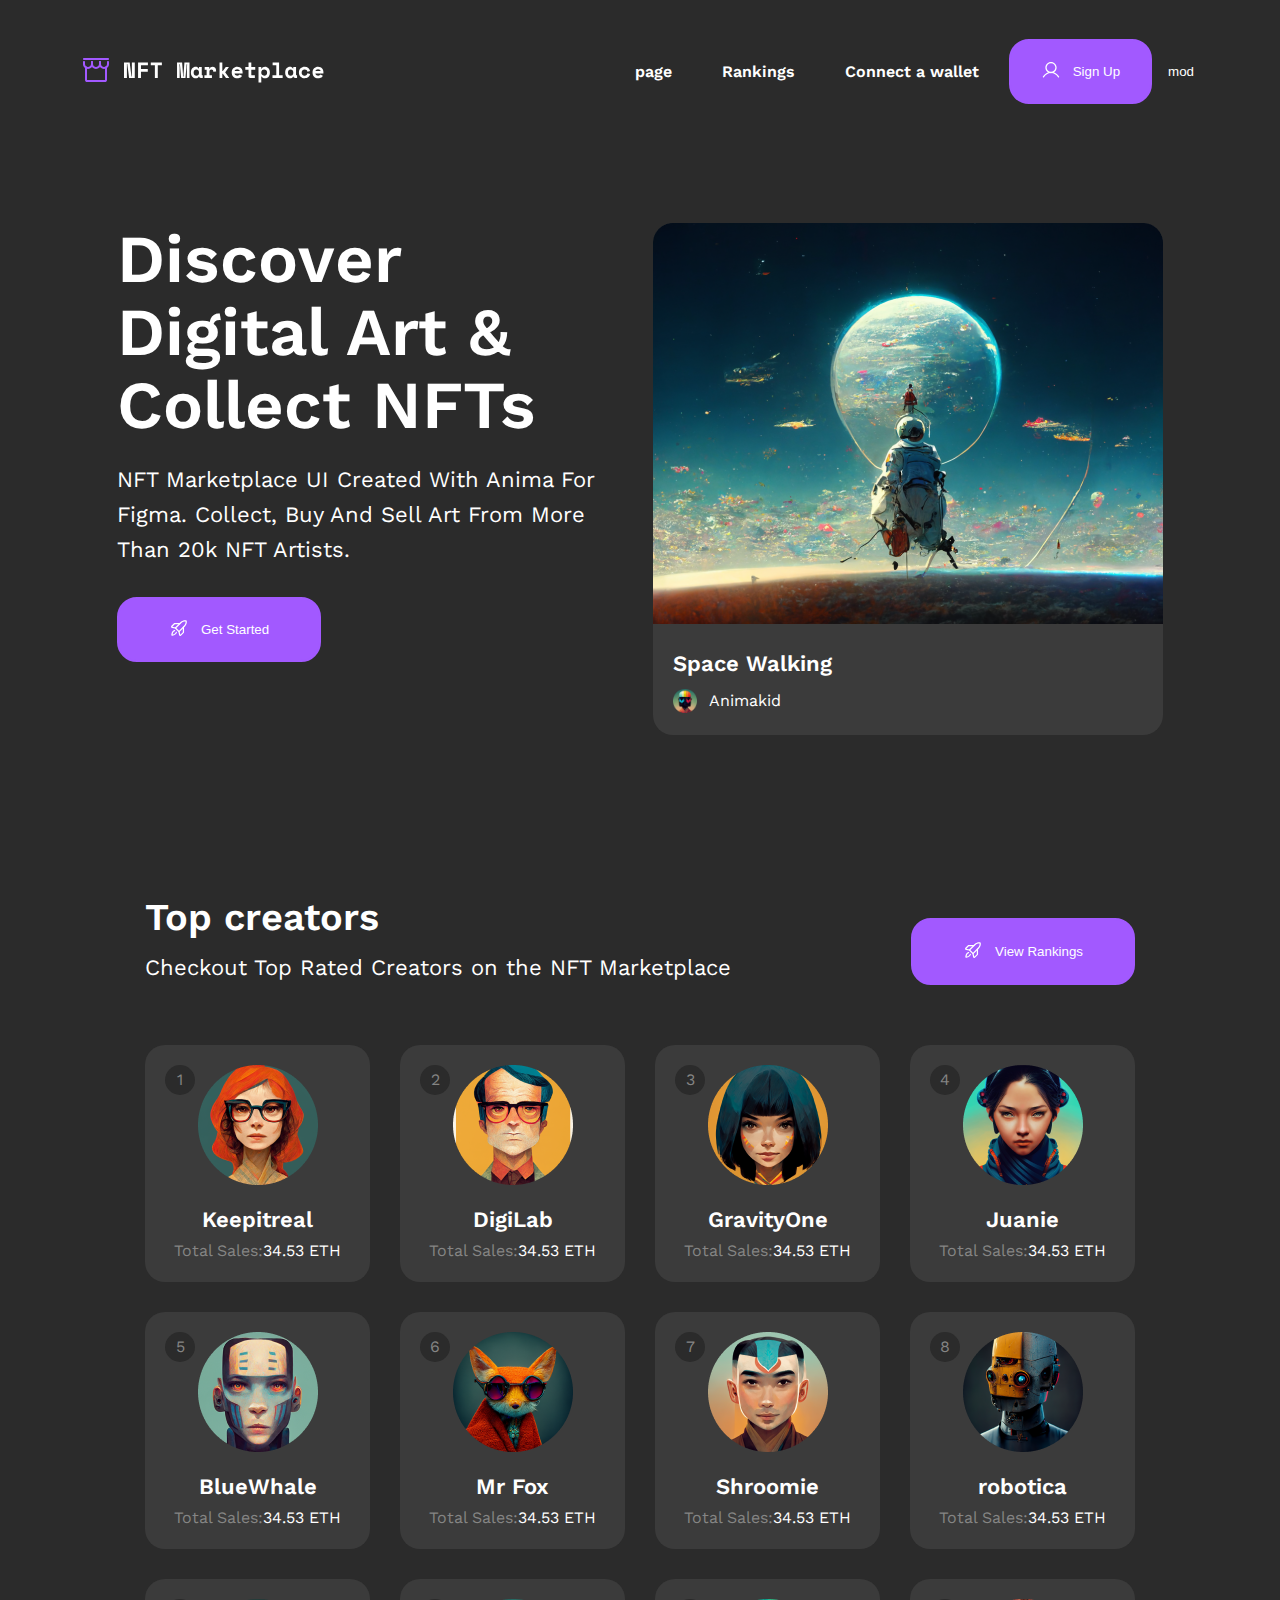
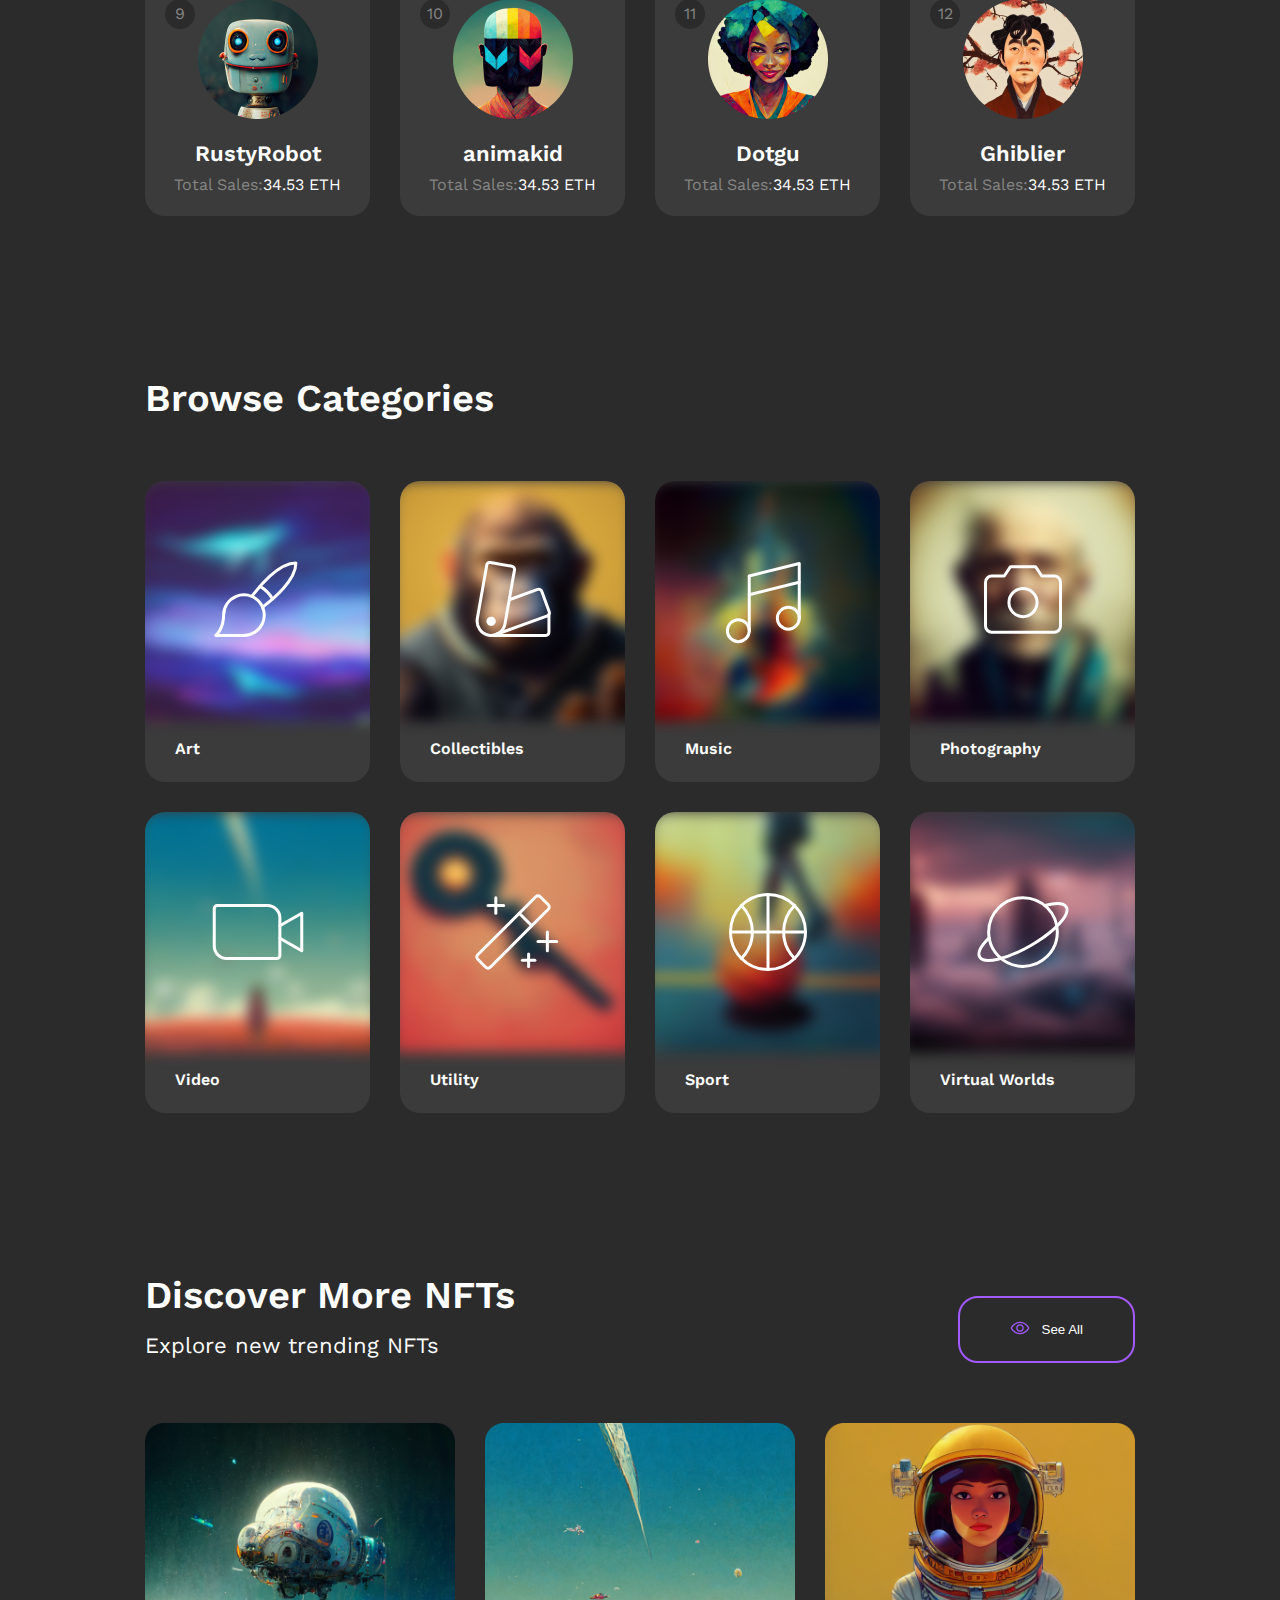
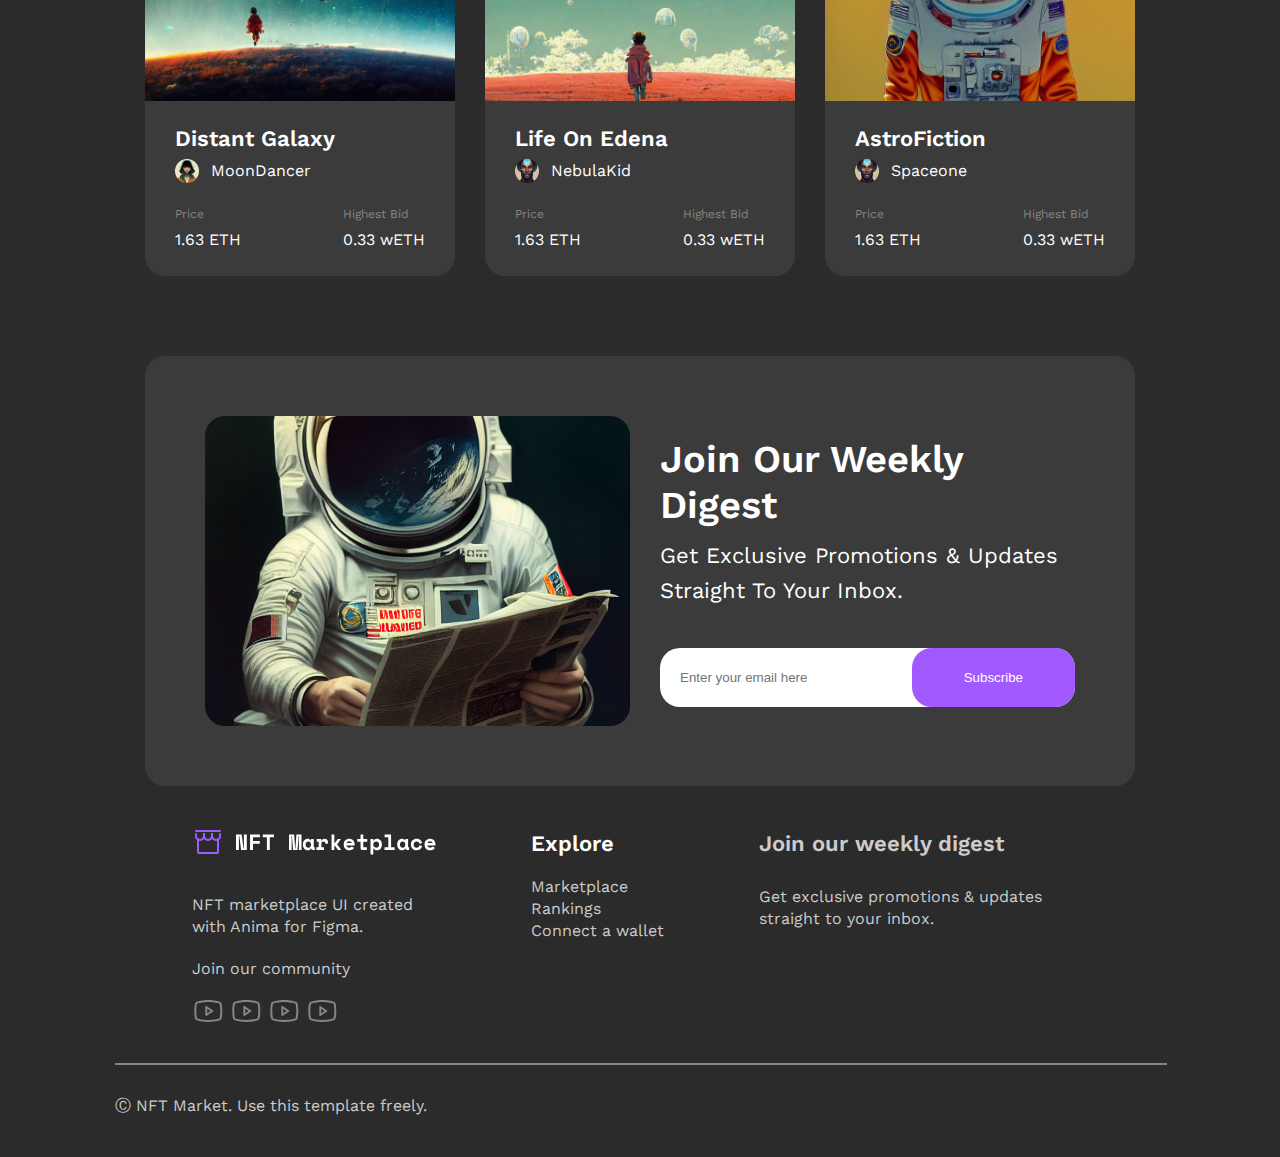
<file: index.html>
<!DOCTYPE html>
<html lang="en">
<head>
  <meta charset="UTF-8">
  <meta name="viewport" content="width=device-width, initial-scale=1.0">  
  <link rel="preconnect" href="https://fonts.googleapis.com">
  <link rel="preconnect" href="https://fonts.gstatic.com" crossorigin>
  <link href="https://fonts.googleapis.com/css2?family=Work+Sans:ital,wght@0,100..900;1,100..900&display=swap" rel="stylesheet">

  <link rel="stylesheet" href="../css/home.css">
  <title>Document</title>
</head>
<body class="dark-mod">

  <header class="header container container-header">
    <a href="#">
      <svg width="244" height="32" viewBox="0 0 244 32" fill="none" xmlns="http://www.w3.org/2000/svg">
        <path fill-rule="evenodd" clip-rule="evenodd" d="M6 12.4502C6.55228 12.4502 7 12.8979 7 13.4502V26.0002H25V13.4502C25 12.8979 25.4477 12.4502 26 12.4502C26.5523 12.4502 27 12.8979 27 13.4502V26.0002C27 26.5306 26.7893 27.0393 26.4142 27.4144C26.0391 27.7895 25.5304 28.0002 25 28.0002H7C6.46957 28.0002 5.96086 27.7895 5.58579 27.4144C5.21071 27.0393 5 26.5306 5 26.0002V13.4502C5 12.8979 5.44772 12.4502 6 12.4502Z" fill="#A259FF"/>
        <path fill-rule="evenodd" clip-rule="evenodd" d="M3 5C3 4.44772 3.44772 4 4 4H28C28.5523 4 29 4.44772 29 5C29 5.55228 28.5523 6 28 6H4C3.44772 6 3 5.55228 3 5Z" fill="#A259FF"/>
        <path fill-rule="evenodd" clip-rule="evenodd" d="M4 7C4.55228 7 5 7.44772 5 8V10C5 10.7956 5.31607 11.5587 5.87868 12.1213C6.44129 12.6839 7.20435 13 8 13C8.79565 13 9.55871 12.6839 10.1213 12.1213C10.6839 11.5587 11 10.7956 11 10V8C11 7.44772 11.4477 7 12 7C12.5523 7 13 7.44772 13 8V10C13 11.3261 12.4732 12.5979 11.5355 13.5355C10.5979 14.4732 9.32608 15 8 15C6.67392 15 5.40215 14.4732 4.46447 13.5355C3.52678 12.5979 3 11.3261 3 10V8C3 7.44772 3.44772 7 4 7Z" fill="#A259FF"/>
        <path fill-rule="evenodd" clip-rule="evenodd" d="M12 7C12.5523 7 13 7.44772 13 8V10C13 10.7956 13.3161 11.5587 13.8787 12.1213C14.4413 12.6839 15.2044 13 16 13C16.7956 13 17.5587 12.6839 18.1213 12.1213C18.6839 11.5587 19 10.7956 19 10V8C19 7.44772 19.4477 7 20 7C20.5523 7 21 7.44772 21 8V10C21 11.3261 20.4732 12.5979 19.5355 13.5355C18.5979 14.4732 17.3261 15 16 15C14.6739 15 13.4021 14.4732 12.4645 13.5355C11.5268 12.5979 11 11.3261 11 10V8C11 7.44772 11.4477 7 12 7Z" fill="#A259FF"/>
        <path fill-rule="evenodd" clip-rule="evenodd" d="M20 7C20.5523 7 21 7.44772 21 8V10C21 10.7956 21.3161 11.5587 21.8787 12.1213C22.4413 12.6839 23.2044 13 24 13C24.7956 13 25.5587 12.6839 26.1213 12.1213C26.6839 11.5587 27 10.7956 27 10V8C27 7.44772 27.4477 7 28 7C28.5523 7 29 7.44772 29 8V10C29 11.3261 28.4732 12.5979 27.5355 13.5355C26.5979 14.4732 25.3261 15 24 15C22.6739 15 21.4021 14.4732 20.4645 13.5355C19.5268 12.5979 19 11.3261 19 10V8C19 7.44772 19.4477 7 20 7Z" fill="#A259FF"/>
        <path d="M51.48 22.5476H51.876V8.59961H54.78V23.9996H49.104L47.3 10.0516H46.904V23.9996H44V8.59961H49.676L51.48 22.5476Z" fill="white"/>
        <path d="M58.0647 8.59961H67.9207V11.3716H60.9687V14.8916H67.7887V17.6636H60.9687V23.9996H58.0647V8.59961Z" fill="white"/>
        <path d="M70.7874 8.59961H81.8754V11.3716H77.7834V23.9996H74.8794V11.3716H70.7874V8.59961Z" fill="white"/>
        <path d="M97.0248 8.59961H102.129L103.009 20.1716V22.4156H103.537V20.1716L104.417 8.59961H109.521V23.9996H106.881V13.7036L107.145 10.1836H106.617L105.473 23.9996H101.117L99.9288 10.1836H99.4008L99.6648 13.7036V23.9996H97.0248V8.59961Z" fill="white"/>
        <path d="M118.79 22.4156C118.496 23.1049 118.086 23.5963 117.558 23.8896C117.03 24.1683 116.414 24.3076 115.71 24.3076C115.05 24.3076 114.426 24.1829 113.84 23.9336C113.268 23.6843 112.762 23.3176 112.322 22.8336C111.882 22.3496 111.53 21.7629 111.266 21.0736C111.016 20.3843 110.892 19.5996 110.892 18.7196V18.3676C110.892 17.5023 111.016 16.7249 111.266 16.0356C111.515 15.3463 111.852 14.7596 112.278 14.2756C112.703 13.7916 113.194 13.4249 113.752 13.1756C114.324 12.9116 114.932 12.7796 115.578 12.7796C116.355 12.7796 116.978 12.9116 117.448 13.1756C117.932 13.4396 118.313 13.8503 118.592 14.4076H118.988V13.0876H121.76V20.6996C121.76 21.1396 121.958 21.3596 122.354 21.3596H122.772V23.9996H120.88C120.381 23.9996 119.97 23.8529 119.648 23.5596C119.34 23.2663 119.186 22.8849 119.186 22.4156H118.79ZM116.326 21.6676C117.132 21.6676 117.778 21.4036 118.262 20.8756C118.746 20.3329 118.988 19.5996 118.988 18.6756V18.4116C118.988 17.4876 118.746 16.7616 118.262 16.2336C117.778 15.6909 117.132 15.4196 116.326 15.4196C115.519 15.4196 114.874 15.6909 114.39 16.2336C113.906 16.7616 113.664 17.4876 113.664 18.4116V18.6756C113.664 19.5996 113.906 20.3329 114.39 20.8756C114.874 21.4036 115.519 21.6676 116.326 21.6676Z" fill="white"/>
        <path d="M124.67 13.0876H129.29V14.6716H129.686C129.892 14.0703 130.236 13.6083 130.72 13.2856C131.219 12.9483 131.813 12.7796 132.502 12.7796C133.588 12.7796 134.46 13.1243 135.12 13.8136C135.78 14.4883 136.11 15.5223 136.11 16.9156V17.3996L133.25 17.6636V17.3556C133.25 16.7543 133.096 16.2776 132.788 15.9256C132.48 15.5589 132.018 15.3756 131.402 15.3756C130.786 15.3756 130.302 15.5883 129.95 16.0136C129.598 16.4389 129.422 17.0476 129.422 17.8396V21.3596H131.93V23.9996H124.406V21.3596H126.65V15.7276H124.67V13.0876Z" fill="white"/>
        <path d="M142.321 17.0916H142.849L145.753 13.0876H148.789V13.2196L145.269 18.2136V18.6096L149.141 23.8676V23.9996H145.973L142.849 19.7316H142.321V23.9996H139.549V8.59961H142.321V17.0916Z" fill="white"/>
        <path d="M154.582 19.4456C154.596 19.7683 154.67 20.0689 154.802 20.3476C154.948 20.6116 155.139 20.8463 155.374 21.0516C155.623 21.2423 155.902 21.3963 156.21 21.5136C156.532 21.6163 156.87 21.6676 157.222 21.6676C157.911 21.6676 158.439 21.5503 158.806 21.3156C159.172 21.0663 159.436 20.7729 159.598 20.4356L161.974 21.7556C161.842 22.0343 161.658 22.3276 161.424 22.6356C161.189 22.9289 160.881 23.2003 160.5 23.4496C160.133 23.6989 159.678 23.9043 159.136 24.0656C158.608 24.2269 157.984 24.3076 157.266 24.3076C156.444 24.3076 155.696 24.1756 155.022 23.9116C154.347 23.6476 153.76 23.2663 153.262 22.7676C152.778 22.2689 152.396 21.6603 152.118 20.9416C151.854 20.2229 151.722 19.4089 151.722 18.4996V18.3676C151.722 17.5316 151.861 16.7689 152.14 16.0796C152.433 15.3903 152.829 14.8036 153.328 14.3196C153.826 13.8356 154.406 13.4616 155.066 13.1976C155.74 12.9189 156.459 12.7796 157.222 12.7796C158.16 12.7796 158.967 12.9483 159.642 13.2856C160.316 13.6083 160.874 14.0263 161.314 14.5396C161.754 15.0383 162.076 15.5956 162.282 16.2116C162.487 16.8129 162.59 17.3996 162.59 17.9716V19.4456H154.582ZM157.2 15.2876C156.496 15.2876 155.924 15.4709 155.484 15.8376C155.044 16.1896 154.758 16.6003 154.626 17.0696H159.774C159.686 16.5563 159.407 16.1309 158.938 15.7936C158.483 15.4563 157.904 15.2876 157.2 15.2876Z" fill="white"/>
        <path d="M165.302 13.0876H168.536V8.59961H171.308V13.0876H175.246V15.7276H171.308V20.6996C171.308 21.1396 171.506 21.3596 171.902 21.3596H174.85V23.9996H170.23C169.732 23.9996 169.321 23.8383 168.998 23.5156C168.69 23.1929 168.536 22.7823 168.536 22.2836V15.7276H165.302V13.0876Z" fill="white"/>
        <path d="M181.281 28.3996H178.509V13.0876H181.281V14.6716H181.677C181.97 14.0703 182.396 13.6083 182.953 13.2856C183.51 12.9483 184.222 12.7796 185.087 12.7796C185.732 12.7796 186.341 12.9043 186.913 13.1536C187.5 13.4029 188.006 13.7696 188.431 14.2536C188.871 14.7229 189.216 15.3023 189.465 15.9916C189.729 16.6809 189.861 17.4656 189.861 18.3456V18.7416C189.861 19.6363 189.736 20.4283 189.487 21.1176C189.238 21.8069 188.9 22.3936 188.475 22.8776C188.05 23.3469 187.544 23.7063 186.957 23.9556C186.385 24.1903 185.762 24.3076 185.087 24.3076C184.588 24.3076 184.156 24.2563 183.789 24.1536C183.422 24.0509 183.1 23.9116 182.821 23.7356C182.557 23.5596 182.33 23.3616 182.139 23.1416C181.963 22.9069 181.809 22.6649 181.677 22.4156H181.281V28.3996ZM184.185 21.6676C185.05 21.6676 185.747 21.4036 186.275 20.8756C186.818 20.3329 187.089 19.5996 187.089 18.6756V18.4116C187.089 17.4876 186.818 16.7616 186.275 16.2336C185.747 15.6909 185.05 15.4196 184.185 15.4196C183.32 15.4196 182.616 15.6983 182.073 16.2556C181.545 16.7983 181.281 17.5169 181.281 18.4116V18.6756C181.281 19.5703 181.545 20.2963 182.073 20.8536C182.616 21.3963 183.32 21.6676 184.185 21.6676Z" fill="white"/>
        <path d="M192.486 21.3596H196.314V11.2396H192.618V8.59961H199.086V21.3596H202.65V23.9996H192.486V21.3596Z" fill="white"/>
        <path d="M213.084 22.4156C212.791 23.1049 212.38 23.5963 211.852 23.8896C211.324 24.1683 210.708 24.3076 210.004 24.3076C209.344 24.3076 208.721 24.1829 208.134 23.9336C207.562 23.6843 207.056 23.3176 206.616 22.8336C206.176 22.3496 205.824 21.7629 205.56 21.0736C205.311 20.3843 205.186 19.5996 205.186 18.7196V18.3676C205.186 17.5023 205.311 16.7249 205.56 16.0356C205.81 15.3463 206.147 14.7596 206.572 14.2756C206.998 13.7916 207.489 13.4249 208.046 13.1756C208.618 12.9116 209.227 12.7796 209.872 12.7796C210.65 12.7796 211.273 12.9116 211.742 13.1756C212.226 13.4396 212.608 13.8503 212.886 14.4076H213.282V13.0876H216.054V20.6996C216.054 21.1396 216.252 21.3596 216.648 21.3596H217.066V23.9996H215.174C214.676 23.9996 214.265 23.8529 213.942 23.5596C213.634 23.2663 213.48 22.8849 213.48 22.4156H213.084ZM210.62 21.6676C211.427 21.6676 212.072 21.4036 212.556 20.8756C213.04 20.3329 213.282 19.5996 213.282 18.6756V18.4116C213.282 17.4876 213.04 16.7616 212.556 16.2336C212.072 15.6909 211.427 15.4196 210.62 15.4196C209.814 15.4196 209.168 15.6909 208.684 16.2336C208.2 16.7616 207.958 17.4876 207.958 18.4116V18.6756C207.958 19.5996 208.2 20.3329 208.684 20.8756C209.168 21.4036 209.814 21.6676 210.62 21.6676Z" fill="white"/>
        <path d="M230.141 19.9956C229.892 21.2863 229.298 22.3276 228.359 23.1196C227.435 23.9116 226.196 24.3076 224.641 24.3076C223.834 24.3076 223.079 24.1829 222.375 23.9336C221.686 23.6843 221.084 23.3249 220.571 22.8556C220.058 22.3863 219.654 21.8069 219.361 21.1176C219.068 20.4283 218.921 19.6436 218.921 18.7636V18.4996C218.921 17.6196 219.068 16.8276 219.361 16.1236C219.654 15.4196 220.058 14.8183 220.571 14.3196C221.099 13.8209 221.708 13.4396 222.397 13.1756C223.101 12.9116 223.849 12.7796 224.641 12.7796C226.166 12.7796 227.398 13.1756 228.337 13.9676C229.29 14.7596 229.892 15.8009 230.141 17.0916L227.413 17.7956C227.325 17.1503 227.046 16.5929 226.577 16.1236C226.108 15.6543 225.448 15.4196 224.597 15.4196C224.201 15.4196 223.827 15.4929 223.475 15.6396C223.123 15.7863 222.815 15.9989 222.551 16.2776C222.287 16.5416 222.074 16.8716 221.913 17.2676C221.766 17.6489 221.693 18.0816 221.693 18.5656V18.6976C221.693 19.1816 221.766 19.6143 221.913 19.9956C222.074 20.3623 222.287 20.6703 222.551 20.9196C222.815 21.1689 223.123 21.3596 223.475 21.4916C223.827 21.6089 224.201 21.6676 224.597 21.6676C225.448 21.6676 226.093 21.4549 226.533 21.0296C226.988 20.6043 227.281 20.0323 227.413 19.3136L230.141 19.9956Z" fill="white"/>
        <path d="M235.406 19.4456C235.421 19.7683 235.494 20.0689 235.626 20.3476C235.773 20.6116 235.963 20.8463 236.198 21.0516C236.447 21.2423 236.726 21.3963 237.034 21.5136C237.357 21.6163 237.694 21.6676 238.046 21.6676C238.735 21.6676 239.263 21.5503 239.63 21.3156C239.997 21.0663 240.261 20.7729 240.422 20.4356L242.798 21.7556C242.666 22.0343 242.483 22.3276 242.248 22.6356C242.013 22.9289 241.705 23.2003 241.324 23.4496C240.957 23.6989 240.503 23.9043 239.96 24.0656C239.432 24.2269 238.809 24.3076 238.09 24.3076C237.269 24.3076 236.521 24.1756 235.846 23.9116C235.171 23.6476 234.585 23.2663 234.086 22.7676C233.602 22.2689 233.221 21.6603 232.942 20.9416C232.678 20.2229 232.546 19.4089 232.546 18.4996V18.3676C232.546 17.5316 232.685 16.7689 232.964 16.0796C233.257 15.3903 233.653 14.8036 234.152 14.3196C234.651 13.8356 235.23 13.4616 235.89 13.1976C236.565 12.9189 237.283 12.7796 238.046 12.7796C238.985 12.7796 239.791 12.9483 240.466 13.2856C241.141 13.6083 241.698 14.0263 242.138 14.5396C242.578 15.0383 242.901 15.5956 243.106 16.2116C243.311 16.8129 243.414 17.3996 243.414 17.9716V19.4456H235.406ZM238.024 15.2876C237.32 15.2876 236.748 15.4709 236.308 15.8376C235.868 16.1896 235.582 16.6003 235.45 17.0696H240.598C240.51 16.5563 240.231 16.1309 239.762 15.7936C239.307 15.4563 238.728 15.2876 238.024 15.2876Z" fill="white"/>
        </svg>
    </a>

    <nav class="header__nav">
      <ul class=" header__list">
        <li>
          <a class="header__link" href="./pages/page.html">
            page
          </a>
        </li>
        <li>
          <a class="header__link" href="./pages/connect.html">
            Rankings
          </a>
        </li>
        <li>
          <a class="header__link" href="./pages/ranking.html">
            Connect a wallet
          </a>
        </li>
        <li class="btns">
          <button class="button">
            Sign Up
          </button>
          <button class="mod">
            mod
          </button>
        </li>
      </ul>
    </nav>

    <div id="nav-icon1">
      <span></span>
      <span></span>
      <span></span>
    </div>

  </header>

  <main>
    <div class="container">
      <div class="hero">
        <div class="hero__inner">
          <h1>
            Discover digital art & Collect NFTs
          </h1>
          <p>
            NFT marketplace UI created with Anima for Figma. Collect, buy and sell art from more than 20k NFT artists.
          </p>
          <button class="button">
            <a href="./pages/artist.html">
              Get Started
            </a>
          </button>
        </div>
        <div class="hero__kard">
          <img class="hero__kard--img" src="../imgs/hero-img.png" alt="">
          <div class="hero__kard--box">
            <h2>
              Space Walking
            </h2>
            <div class="">
              <img src="../imgs/animakid.png" alt="">
              <p>
                Animakid
              </p>
            </div>
          </div>
        </div>
      </div>

      <div class="creators">
        <div class="creators-top">
          <div class="">
            <h2>
              Top creators
            </h2>
            <p>
              Checkout Top Rated Creators on the NFT Marketplace
            </p>
          </div>
          <button class="button ">
            View Rankings
          </button>
        </div>

        <ul class="card-box">
          <li class="cards">
            <img src="../imgs/Keepitreal.png" alt="">
            <div class="cards__inner">
              <h3 class="">
                Keepitreal
              </h3>
              <p class="">
                Total Sales:
                <span class="">
                  34.53 ETH
                </span>
              </p>
            </div>
          </li>
          <li class="cards">
            <img src="../imgs/DigiLab.png " alt="">
            <div class="cards__inner">
              <h3 class="">
                DigiLab
              </h3>
              <p class="">
                Total Sales:
                <span class="">
                  34.53 ETH
                </span>
              </p>
            </div>
          </li>
          <li class="cards">
            <img src="../imgs/GravityOne.png " alt="">
            <div class="cards__inner">
              <h3 class="">
                GravityOne
              </h3>
              <p class="">
                Total Sales:
                <span class="">
                  34.53 ETH
                </span>
              </p>
            </div>
          </li>
          <li class="cards">
            <img src="../imgs/Juanie.png " alt="">
            <div class="cards__inner">
              <h3 class="">
                Juanie
              </h3>
              <p class="">
                Total Sales:
                <span class="">
                  34.53 ETH
                </span>
              </p>
            </div>
          </li>
          <li class="cards">
            <img src="../imgs/BlueWhale.png " alt="">
            <div class="cards__inner">
              <h3 class="">
                BlueWhale
              </h3>
              <p class="">
                Total Sales:
                <span class="">
                  34.53 ETH
                </span>
              </p>
            </div>
          </li>
          <li class="cards">
            <img src="../imgs/Artist Avatar-mrfox.png " alt="">
            <div class="cards__inner">
              <h3 class="">
                Mr Fox
              </h3>
              <p class="">
                Total Sales:
                <span class="">
                  34.53 ETH
                </span>
              </p>
            </div>
          </li>
          <li class="cards">
            <img src="../imgs/Shroomie.png " alt="">
            <div class="cards__inner">
              <h3 class="">
                Shroomie
              </h3>
              <p class="">
                Total Sales:
                <span class="">
                  34.53 ETH
                </span>
              </p>
            </div>
          </li>
          <li class="cards">
            <img src="../imgs/robotica.png" alt="">
            <div class="cards__inner">
              <h3 class="">
                robotica
              </h3>
              <p class="">
                Total Sales:
                <span class="">
                  34.53 ETH
                </span>
              </p>
            </div>
          </li>
          <li class="cards">
            <img src="../imgs/RustyRobot.png" alt="">
            <div class="cards__inner">
              <h3 class="">
                RustyRobot
              </h3>
              <p class="">
                Total Sales:
                <span class="">
                  34.53 ETH
                </span>
              </p>
            </div>
          </li>
          <li class="cards">
            <img src="../imgs/animakid.png " alt="">
            <div class="cards__inner">
              <h3 class="">
                animakid
              </h3>
              <p class="">
                Total Sales:
                <span class="">
                  34.53 ETH
                </span>
              </p>
            </div>
          </li>
          <li class="cards">
            <img src="../imgs/Dotgu.png " alt="">
            <div class="cards__inner">
              <h3 class="">
                Dotgu
              </h3>
              <p class="">
                Total Sales:
                <span class="">
                  34.53 ETH
                </span>
              </p>
            </div>
          </li>
          <li class="cards">
            <img src="../imgs/Ghiblier.png" alt="">
            <div class="cards__inner">
              <h3 class="">
                Ghiblier 
              </h3>
              <p class="">
                Total Sales:
                <span class="">
                  34.53 ETH
                </span>
              </p>
            </div>
          </li> 
        </ul>

        <button class="button button-b">
          View Rankings
        </button>

      </div>

      <div class="browse">
        <h2 class="browse__title">
          Browse Categories
        </h2>

        <ul class="browse__list">
          <li class="browse__item">
            <a href="#">
              <div class="browse__img">
                <img src="../imgs/Art-bg.png" alt="">
              </div>
              <p>
                Art
              </p>
            </a>
          </li>
          <li class="browse__item">
            <a href="#">
              <div class="browse__img Collectibles">
                <img  src="../imgs/Collectibles-bg.png" alt="">
              </div>
              <p>
                Collectibles
              </p>
            </a>
          </li>
          <li class="browse__item">
            <a href="#">
              <div class="browse__img Music">
                <img  src="../imgs/Music-bg.png" alt="">
              </div>
              <p>
                Music
              </p>
            </a>
          </li>
          <li class="browse__item">
            <a href="#">
              <div class="browse__img Photography">
                <img  src="../imgs/Photography-bg.png" alt="">
              </div>
              <p>
                Photography
              </p>
            </a>
          </li>
          <li class="browse__item">
            <a href="#">
              <div class="browse__img Video">
                <img class="" src="../imgs/Video-bg.png" alt="">
              </div>
              <p>
                Video
              </p>
            </a>
          </li>
          <li class="browse__item">
            <a href="#">
              <div class="browse__img Utility">
                <img  src="../imgs/Utility-bg.png" alt="">
              </div>
              <p>
                Utility
              </p>
            </a>
          </li>
          <li class="browse__item">
            <a href="#">
              <div class="browse__img Sport">
                <img class="" src="../imgs/Sport-bg.png" alt="">
              </div>
              <p>
                Sport
              </p>
            </a>
          </li>
          <li class="browse__item">
            <a href="#">
              <div class="browse__img Virtual">
                <img class="" src="../imgs/VirtualWorlds-bg.png" alt="">
              </div>
              <p>
                Virtual Worlds
              </p>
            </a>
          </li>

        </ul>

      </div>

      <div class="creators  discover">
        <div class="creators-top">
          <div class="">
            <h2>
              Discover More NFTs
            </h2>
            <p>
              Explore new trending NFTs
            </p>
          </div>
          <button class="button ">
            See All
          </button>
        </div>

        <ul class="discover__list">
          <li class="discover__item">
            <img class="discover__img" src="../imgs/DistantGalaxy-img.png " alt="">
            <div class="discover__info">
              <h3>
                Distant Galaxy
              </h3>
              <div class="discover__name">
                <img src="../imgs/MoonDancer.png" alt="">
                <p>
                  MoonDancer
                </p>
              </div>
              <div class="discover__text">
                <p>
                  Price
                  <span>
                    1.63 ETH
                  </span>
                </p>
  
                <p>
                  Highest Bid
                  <span>
                    0.33 wETH
                  </span>
                </p>
              </div>
            </div>
          </li>
          <li class="discover__item">
            <img class="discover__img" src="../imgs/LifeOnEdena-bg-img.png " alt="">
            <div class="discover__info">
              <h3>
                Life On Edena
              </h3>
              <div class="discover__name">
                <img src="../imgs/NebulaKid.png" alt="">
                <p>
                  NebulaKid
                </p>
              </div>
              <div class="discover__text">
                <p>
                  Price
                  <span>
                    1.63 ETH
                  </span>
                </p>
  
                <p>
                  Highest Bid
                  <span>
                    0.33 wETH
                  </span>
                </p>
              </div>
            </div>
          </li>
          <li class="discover__item">
            <img class="discover__img" src="../imgs/AstroFiction-img.png " alt="">
            <div class="discover__info">
              <h3>
                AstroFiction
              </h3>
              <div class="discover__name">
                <img src="../imgs/NebulaKid.png" alt="">
                <p>
                  Spaceone
                </p>
              </div>
              <div class="discover__text">
                <p>
                  Price
                  <span>
                    1.63 ETH
                  </span>
                </p>
  
                <p>
                  Highest Bid
                  <span>
                    0.33 wETH
                  </span>
                </p>
              </div>
            </div>
          </li>
        </ul>

        <button class="button button-b">
          View Rankings
        </button>

      </div>

      <div class="join">
        <img class="join__img" src="../imgs/email-img.png" alt="">
        <div class="join__info">
          <h2>
            Join our weekly digest
          </h2>
          <p>
            Get exclusive promotions & updates straight to your inbox.  
          </p>
          <form action="#">
            <input type="email" placeholder="Enter your email here" >
            <button class="button">
              Subscribe
            </button>
          </form>
        </div>
      </div>
    </div>
  </main>

  <footer class="footer">
    <div class="container">
      <div class="footer__box">
        <div class="links">
          <a class="logo" href="#">
            <img src="../imgs/Logo-logo.svg" alt="">
          </a>
          <p class="anima">
            NFT marketplace UI created with Anima for Figma.
          </p>
          <p>
            Join our community
          </p>
          <div class="">
            <a href="#">
              <img src="../imgs/YoutubeLogo-youtube.svg" alt="">
            </a>
            <a href="#">
              <img src="../imgs/YoutubeLogo-youtube.svg" alt="">
            </a>
            <a href="#">
              <img src="../imgs/YoutubeLogo-youtube.svg" alt="">
            </a>
            <a href="#">
              <img src="../imgs/YoutubeLogo-youtube.svg" alt="">
            </a>
          </div>
        </div>
        <ul class="lists">
          <li class="top">
            Explore
          </li>
          <li>
            <a href="./pages/marketplace.html">
              Marketplace
            </a>
          </li>
          <li>
            <a href="#">
              Rankings
            </a>
          </li>
          <li>
            <a href="#">
              Connect a wallet
            </a>
          </li>
        </ul>
        <div class="text">
          <h2>
            Join our weekly digest
          </h2>
          <p>
            Get exclusive promotions & updates straight to your inbox.
          </p>
        </div>
      </div>
      <span></span>
      <p>
        Ⓒ NFT Market. Use this template freely.
      </p>

    </div>
  </footer>


  <script src="../js/main.js"></script>
</body>
</html>
</file>
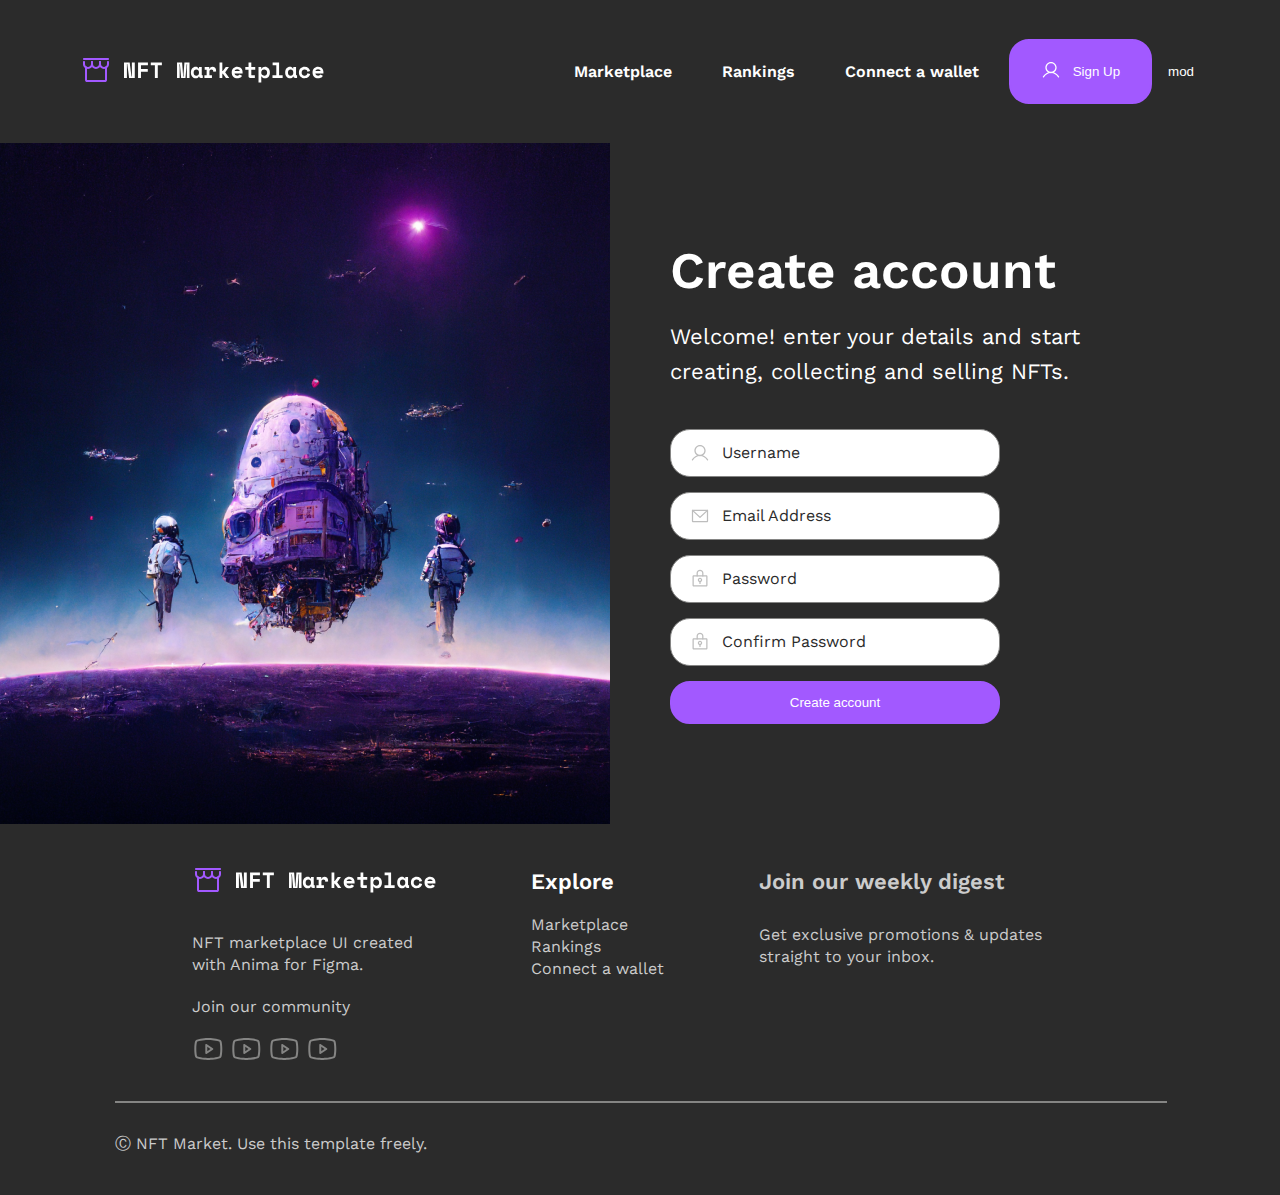
<file: pages/account.html>
<!DOCTYPE html>
<html lang="en">
<head>
  <meta charset="UTF-8">
  <meta name="viewport" content="width=device-width, initial-scale=1.0">  
  <link rel="preconnect" href="https://fonts.googleapis.com">
  <link rel="preconnect" href="https://fonts.gstatic.com" crossorigin>
  <link href="https://fonts.googleapis.com/css2?family=Work+Sans:ital,wght@0,100..900;1,100..900&display=swap" rel="stylesheet">
  <link rel="preconnect" href="https://fonts.googleapis.com">
  <link rel="preconnect" href="https://fonts.gstatic.com" crossorigin>
  <link href="https://fonts.googleapis.com/css2?family=Work+Sans:ital@0;1&display=swap" rel="stylesheet">
  <link rel="stylesheet" href="../css/account.css">
  <title>Document</title>
</head>
<body class="dark-mod">
  <header class="header container container-header">
    <a href="../index.html">
      <svg width="244" height="32" viewBox="0 0 244 32" fill="none" xmlns="http://www.w3.org/2000/svg">
        <path fill-rule="evenodd" clip-rule="evenodd" d="M6 12.4502C6.55228 12.4502 7 12.8979 7 13.4502V26.0002H25V13.4502C25 12.8979 25.4477 12.4502 26 12.4502C26.5523 12.4502 27 12.8979 27 13.4502V26.0002C27 26.5306 26.7893 27.0393 26.4142 27.4144C26.0391 27.7895 25.5304 28.0002 25 28.0002H7C6.46957 28.0002 5.96086 27.7895 5.58579 27.4144C5.21071 27.0393 5 26.5306 5 26.0002V13.4502C5 12.8979 5.44772 12.4502 6 12.4502Z" fill="#A259FF"/>
        <path fill-rule="evenodd" clip-rule="evenodd" d="M3 5C3 4.44772 3.44772 4 4 4H28C28.5523 4 29 4.44772 29 5C29 5.55228 28.5523 6 28 6H4C3.44772 6 3 5.55228 3 5Z" fill="#A259FF"/>
        <path fill-rule="evenodd" clip-rule="evenodd" d="M4 7C4.55228 7 5 7.44772 5 8V10C5 10.7956 5.31607 11.5587 5.87868 12.1213C6.44129 12.6839 7.20435 13 8 13C8.79565 13 9.55871 12.6839 10.1213 12.1213C10.6839 11.5587 11 10.7956 11 10V8C11 7.44772 11.4477 7 12 7C12.5523 7 13 7.44772 13 8V10C13 11.3261 12.4732 12.5979 11.5355 13.5355C10.5979 14.4732 9.32608 15 8 15C6.67392 15 5.40215 14.4732 4.46447 13.5355C3.52678 12.5979 3 11.3261 3 10V8C3 7.44772 3.44772 7 4 7Z" fill="#A259FF"/>
        <path fill-rule="evenodd" clip-rule="evenodd" d="M12 7C12.5523 7 13 7.44772 13 8V10C13 10.7956 13.3161 11.5587 13.8787 12.1213C14.4413 12.6839 15.2044 13 16 13C16.7956 13 17.5587 12.6839 18.1213 12.1213C18.6839 11.5587 19 10.7956 19 10V8C19 7.44772 19.4477 7 20 7C20.5523 7 21 7.44772 21 8V10C21 11.3261 20.4732 12.5979 19.5355 13.5355C18.5979 14.4732 17.3261 15 16 15C14.6739 15 13.4021 14.4732 12.4645 13.5355C11.5268 12.5979 11 11.3261 11 10V8C11 7.44772 11.4477 7 12 7Z" fill="#A259FF"/>
        <path fill-rule="evenodd" clip-rule="evenodd" d="M20 7C20.5523 7 21 7.44772 21 8V10C21 10.7956 21.3161 11.5587 21.8787 12.1213C22.4413 12.6839 23.2044 13 24 13C24.7956 13 25.5587 12.6839 26.1213 12.1213C26.6839 11.5587 27 10.7956 27 10V8C27 7.44772 27.4477 7 28 7C28.5523 7 29 7.44772 29 8V10C29 11.3261 28.4732 12.5979 27.5355 13.5355C26.5979 14.4732 25.3261 15 24 15C22.6739 15 21.4021 14.4732 20.4645 13.5355C19.5268 12.5979 19 11.3261 19 10V8C19 7.44772 19.4477 7 20 7Z" fill="#A259FF"/>
        <path d="M51.48 22.5476H51.876V8.59961H54.78V23.9996H49.104L47.3 10.0516H46.904V23.9996H44V8.59961H49.676L51.48 22.5476Z" fill="white"/>
        <path d="M58.0647 8.59961H67.9207V11.3716H60.9687V14.8916H67.7887V17.6636H60.9687V23.9996H58.0647V8.59961Z" fill="white"/>
        <path d="M70.7874 8.59961H81.8754V11.3716H77.7834V23.9996H74.8794V11.3716H70.7874V8.59961Z" fill="white"/>
        <path d="M97.0248 8.59961H102.129L103.009 20.1716V22.4156H103.537V20.1716L104.417 8.59961H109.521V23.9996H106.881V13.7036L107.145 10.1836H106.617L105.473 23.9996H101.117L99.9288 10.1836H99.4008L99.6648 13.7036V23.9996H97.0248V8.59961Z" fill="white"/>
        <path d="M118.79 22.4156C118.496 23.1049 118.086 23.5963 117.558 23.8896C117.03 24.1683 116.414 24.3076 115.71 24.3076C115.05 24.3076 114.426 24.1829 113.84 23.9336C113.268 23.6843 112.762 23.3176 112.322 22.8336C111.882 22.3496 111.53 21.7629 111.266 21.0736C111.016 20.3843 110.892 19.5996 110.892 18.7196V18.3676C110.892 17.5023 111.016 16.7249 111.266 16.0356C111.515 15.3463 111.852 14.7596 112.278 14.2756C112.703 13.7916 113.194 13.4249 113.752 13.1756C114.324 12.9116 114.932 12.7796 115.578 12.7796C116.355 12.7796 116.978 12.9116 117.448 13.1756C117.932 13.4396 118.313 13.8503 118.592 14.4076H118.988V13.0876H121.76V20.6996C121.76 21.1396 121.958 21.3596 122.354 21.3596H122.772V23.9996H120.88C120.381 23.9996 119.97 23.8529 119.648 23.5596C119.34 23.2663 119.186 22.8849 119.186 22.4156H118.79ZM116.326 21.6676C117.132 21.6676 117.778 21.4036 118.262 20.8756C118.746 20.3329 118.988 19.5996 118.988 18.6756V18.4116C118.988 17.4876 118.746 16.7616 118.262 16.2336C117.778 15.6909 117.132 15.4196 116.326 15.4196C115.519 15.4196 114.874 15.6909 114.39 16.2336C113.906 16.7616 113.664 17.4876 113.664 18.4116V18.6756C113.664 19.5996 113.906 20.3329 114.39 20.8756C114.874 21.4036 115.519 21.6676 116.326 21.6676Z" fill="white"/>
        <path d="M124.67 13.0876H129.29V14.6716H129.686C129.892 14.0703 130.236 13.6083 130.72 13.2856C131.219 12.9483 131.813 12.7796 132.502 12.7796C133.588 12.7796 134.46 13.1243 135.12 13.8136C135.78 14.4883 136.11 15.5223 136.11 16.9156V17.3996L133.25 17.6636V17.3556C133.25 16.7543 133.096 16.2776 132.788 15.9256C132.48 15.5589 132.018 15.3756 131.402 15.3756C130.786 15.3756 130.302 15.5883 129.95 16.0136C129.598 16.4389 129.422 17.0476 129.422 17.8396V21.3596H131.93V23.9996H124.406V21.3596H126.65V15.7276H124.67V13.0876Z" fill="white"/>
        <path d="M142.321 17.0916H142.849L145.753 13.0876H148.789V13.2196L145.269 18.2136V18.6096L149.141 23.8676V23.9996H145.973L142.849 19.7316H142.321V23.9996H139.549V8.59961H142.321V17.0916Z" fill="white"/>
        <path d="M154.582 19.4456C154.596 19.7683 154.67 20.0689 154.802 20.3476C154.948 20.6116 155.139 20.8463 155.374 21.0516C155.623 21.2423 155.902 21.3963 156.21 21.5136C156.532 21.6163 156.87 21.6676 157.222 21.6676C157.911 21.6676 158.439 21.5503 158.806 21.3156C159.172 21.0663 159.436 20.7729 159.598 20.4356L161.974 21.7556C161.842 22.0343 161.658 22.3276 161.424 22.6356C161.189 22.9289 160.881 23.2003 160.5 23.4496C160.133 23.6989 159.678 23.9043 159.136 24.0656C158.608 24.2269 157.984 24.3076 157.266 24.3076C156.444 24.3076 155.696 24.1756 155.022 23.9116C154.347 23.6476 153.76 23.2663 153.262 22.7676C152.778 22.2689 152.396 21.6603 152.118 20.9416C151.854 20.2229 151.722 19.4089 151.722 18.4996V18.3676C151.722 17.5316 151.861 16.7689 152.14 16.0796C152.433 15.3903 152.829 14.8036 153.328 14.3196C153.826 13.8356 154.406 13.4616 155.066 13.1976C155.74 12.9189 156.459 12.7796 157.222 12.7796C158.16 12.7796 158.967 12.9483 159.642 13.2856C160.316 13.6083 160.874 14.0263 161.314 14.5396C161.754 15.0383 162.076 15.5956 162.282 16.2116C162.487 16.8129 162.59 17.3996 162.59 17.9716V19.4456H154.582ZM157.2 15.2876C156.496 15.2876 155.924 15.4709 155.484 15.8376C155.044 16.1896 154.758 16.6003 154.626 17.0696H159.774C159.686 16.5563 159.407 16.1309 158.938 15.7936C158.483 15.4563 157.904 15.2876 157.2 15.2876Z" fill="white"/>
        <path d="M165.302 13.0876H168.536V8.59961H171.308V13.0876H175.246V15.7276H171.308V20.6996C171.308 21.1396 171.506 21.3596 171.902 21.3596H174.85V23.9996H170.23C169.732 23.9996 169.321 23.8383 168.998 23.5156C168.69 23.1929 168.536 22.7823 168.536 22.2836V15.7276H165.302V13.0876Z" fill="white"/>
        <path d="M181.281 28.3996H178.509V13.0876H181.281V14.6716H181.677C181.97 14.0703 182.396 13.6083 182.953 13.2856C183.51 12.9483 184.222 12.7796 185.087 12.7796C185.732 12.7796 186.341 12.9043 186.913 13.1536C187.5 13.4029 188.006 13.7696 188.431 14.2536C188.871 14.7229 189.216 15.3023 189.465 15.9916C189.729 16.6809 189.861 17.4656 189.861 18.3456V18.7416C189.861 19.6363 189.736 20.4283 189.487 21.1176C189.238 21.8069 188.9 22.3936 188.475 22.8776C188.05 23.3469 187.544 23.7063 186.957 23.9556C186.385 24.1903 185.762 24.3076 185.087 24.3076C184.588 24.3076 184.156 24.2563 183.789 24.1536C183.422 24.0509 183.1 23.9116 182.821 23.7356C182.557 23.5596 182.33 23.3616 182.139 23.1416C181.963 22.9069 181.809 22.6649 181.677 22.4156H181.281V28.3996ZM184.185 21.6676C185.05 21.6676 185.747 21.4036 186.275 20.8756C186.818 20.3329 187.089 19.5996 187.089 18.6756V18.4116C187.089 17.4876 186.818 16.7616 186.275 16.2336C185.747 15.6909 185.05 15.4196 184.185 15.4196C183.32 15.4196 182.616 15.6983 182.073 16.2556C181.545 16.7983 181.281 17.5169 181.281 18.4116V18.6756C181.281 19.5703 181.545 20.2963 182.073 20.8536C182.616 21.3963 183.32 21.6676 184.185 21.6676Z" fill="white"/>
        <path d="M192.486 21.3596H196.314V11.2396H192.618V8.59961H199.086V21.3596H202.65V23.9996H192.486V21.3596Z" fill="white"/>
        <path d="M213.084 22.4156C212.791 23.1049 212.38 23.5963 211.852 23.8896C211.324 24.1683 210.708 24.3076 210.004 24.3076C209.344 24.3076 208.721 24.1829 208.134 23.9336C207.562 23.6843 207.056 23.3176 206.616 22.8336C206.176 22.3496 205.824 21.7629 205.56 21.0736C205.311 20.3843 205.186 19.5996 205.186 18.7196V18.3676C205.186 17.5023 205.311 16.7249 205.56 16.0356C205.81 15.3463 206.147 14.7596 206.572 14.2756C206.998 13.7916 207.489 13.4249 208.046 13.1756C208.618 12.9116 209.227 12.7796 209.872 12.7796C210.65 12.7796 211.273 12.9116 211.742 13.1756C212.226 13.4396 212.608 13.8503 212.886 14.4076H213.282V13.0876H216.054V20.6996C216.054 21.1396 216.252 21.3596 216.648 21.3596H217.066V23.9996H215.174C214.676 23.9996 214.265 23.8529 213.942 23.5596C213.634 23.2663 213.48 22.8849 213.48 22.4156H213.084ZM210.62 21.6676C211.427 21.6676 212.072 21.4036 212.556 20.8756C213.04 20.3329 213.282 19.5996 213.282 18.6756V18.4116C213.282 17.4876 213.04 16.7616 212.556 16.2336C212.072 15.6909 211.427 15.4196 210.62 15.4196C209.814 15.4196 209.168 15.6909 208.684 16.2336C208.2 16.7616 207.958 17.4876 207.958 18.4116V18.6756C207.958 19.5996 208.2 20.3329 208.684 20.8756C209.168 21.4036 209.814 21.6676 210.62 21.6676Z" fill="white"/>
        <path d="M230.141 19.9956C229.892 21.2863 229.298 22.3276 228.359 23.1196C227.435 23.9116 226.196 24.3076 224.641 24.3076C223.834 24.3076 223.079 24.1829 222.375 23.9336C221.686 23.6843 221.084 23.3249 220.571 22.8556C220.058 22.3863 219.654 21.8069 219.361 21.1176C219.068 20.4283 218.921 19.6436 218.921 18.7636V18.4996C218.921 17.6196 219.068 16.8276 219.361 16.1236C219.654 15.4196 220.058 14.8183 220.571 14.3196C221.099 13.8209 221.708 13.4396 222.397 13.1756C223.101 12.9116 223.849 12.7796 224.641 12.7796C226.166 12.7796 227.398 13.1756 228.337 13.9676C229.29 14.7596 229.892 15.8009 230.141 17.0916L227.413 17.7956C227.325 17.1503 227.046 16.5929 226.577 16.1236C226.108 15.6543 225.448 15.4196 224.597 15.4196C224.201 15.4196 223.827 15.4929 223.475 15.6396C223.123 15.7863 222.815 15.9989 222.551 16.2776C222.287 16.5416 222.074 16.8716 221.913 17.2676C221.766 17.6489 221.693 18.0816 221.693 18.5656V18.6976C221.693 19.1816 221.766 19.6143 221.913 19.9956C222.074 20.3623 222.287 20.6703 222.551 20.9196C222.815 21.1689 223.123 21.3596 223.475 21.4916C223.827 21.6089 224.201 21.6676 224.597 21.6676C225.448 21.6676 226.093 21.4549 226.533 21.0296C226.988 20.6043 227.281 20.0323 227.413 19.3136L230.141 19.9956Z" fill="white"/>
        <path d="M235.406 19.4456C235.421 19.7683 235.494 20.0689 235.626 20.3476C235.773 20.6116 235.963 20.8463 236.198 21.0516C236.447 21.2423 236.726 21.3963 237.034 21.5136C237.357 21.6163 237.694 21.6676 238.046 21.6676C238.735 21.6676 239.263 21.5503 239.63 21.3156C239.997 21.0663 240.261 20.7729 240.422 20.4356L242.798 21.7556C242.666 22.0343 242.483 22.3276 242.248 22.6356C242.013 22.9289 241.705 23.2003 241.324 23.4496C240.957 23.6989 240.503 23.9043 239.96 24.0656C239.432 24.2269 238.809 24.3076 238.09 24.3076C237.269 24.3076 236.521 24.1756 235.846 23.9116C235.171 23.6476 234.585 23.2663 234.086 22.7676C233.602 22.2689 233.221 21.6603 232.942 20.9416C232.678 20.2229 232.546 19.4089 232.546 18.4996V18.3676C232.546 17.5316 232.685 16.7689 232.964 16.0796C233.257 15.3903 233.653 14.8036 234.152 14.3196C234.651 13.8356 235.23 13.4616 235.89 13.1976C236.565 12.9189 237.283 12.7796 238.046 12.7796C238.985 12.7796 239.791 12.9483 240.466 13.2856C241.141 13.6083 241.698 14.0263 242.138 14.5396C242.578 15.0383 242.901 15.5956 243.106 16.2116C243.311 16.8129 243.414 17.3996 243.414 17.9716V19.4456H235.406ZM238.024 15.2876C237.32 15.2876 236.748 15.4709 236.308 15.8376C235.868 16.1896 235.582 16.6003 235.45 17.0696H240.598C240.51 16.5563 240.231 16.1309 239.762 15.7936C239.307 15.4563 238.728 15.2876 238.024 15.2876Z" fill="white"/>
        </svg>
    </a>

    <nav class="header__nav">
      <ul class=" header__list">
        <li>
          <a class="header__link" href="./account.html">
            Marketplace
          </a>
        </li>
        <li>
          <a class="header__link" href="./connect.html">
            Rankings
          </a>
        </li>
        <li>
          <a class="header__link" href="./ranking.html">
            Connect a wallet
          </a>
        </li>
        <li class="btns">
          <button class="button">
            Sign Up
          </button>
          <button class="mod">
            mod
          </button>
        </li>
      </ul>
    </nav>

    <div id="nav-icon1">
      <span></span>
      <span></span>
      <span></span>
    </div>

  </header>

  <main class="account">
    <div class="container">
      <div class="hero">
        <div class="img">
          
        </div>

        <div class="hero__info">
          <h2>
            Create account
          </h2>
          <p>
            Welcome! enter your details and start creating, collecting and selling NFTs.   
          </p>
          <form action="">
            <label class="input">
              <input class="input__field" type="text" placeholder=" " value="" />
              <span class="input__label">Username</span>
            </label>

            <label class="input">
              <input class="input__field" type="text" placeholder=" " value="" />
              <span class="input__label">Email Address</span>
            </label>

            <label class="input">
              <input class="input__field" type="text" placeholder=" " value="" />
              <span class="input__label">Password</span>
            </label>

            <label class="input">
              <input class="input__field" type="text" placeholder=" " value="" />
              <span class="input__label">Confirm Password</span>
            </label>




            <button class="button">
            Create account
            </button>
          </form>
        </div>
      </div>
    </div>
  </main>

  <footer class="footer">
    <div class="container">
      <div class="footer__box">
        <div class="links">
          <a class="logo" href="#">
            <img src="../imgs/Logo-logo.svg" alt="">
          </a>
          <p class="anima">
            NFT marketplace UI created with Anima for Figma.
          </p>
          <p>
            Join our community
          </p>
          <div class="">
            <a href="#">
              <img src="../imgs/YoutubeLogo-youtube.svg" alt="">
            </a>
            <a href="#">
              <img src="../imgs/YoutubeLogo-youtube.svg" alt="">
            </a>
            <a href="#">
              <img src="../imgs/YoutubeLogo-youtube.svg" alt="">
            </a>
            <a href="#">
              <img src="../imgs/YoutubeLogo-youtube.svg" alt="">
            </a>
          </div>
        </div>
        <ul class="lists">
          <li class="top">
            Explore
          </li>
          <li>
            <a href="#">
              Marketplace
            </a>
          </li>
          <li>
            <a href="#">
              Rankings
            </a>
          </li>
          <li>
            <a href="#">
              Connect a wallet
            </a>
          </li>
        </ul>
        <div class="text">
          <h2>
            Join our weekly digest
          </h2>
          <p>
            Get exclusive promotions & updates straight to your inbox.
          </p>
        </div>
      </div>
      <span></span>
      <p>
        Ⓒ NFT Market. Use this template freely.
      </p>

    </div>
  </footer>

  <script src="../js/main.js"></script>
</body>
</html>
</file>
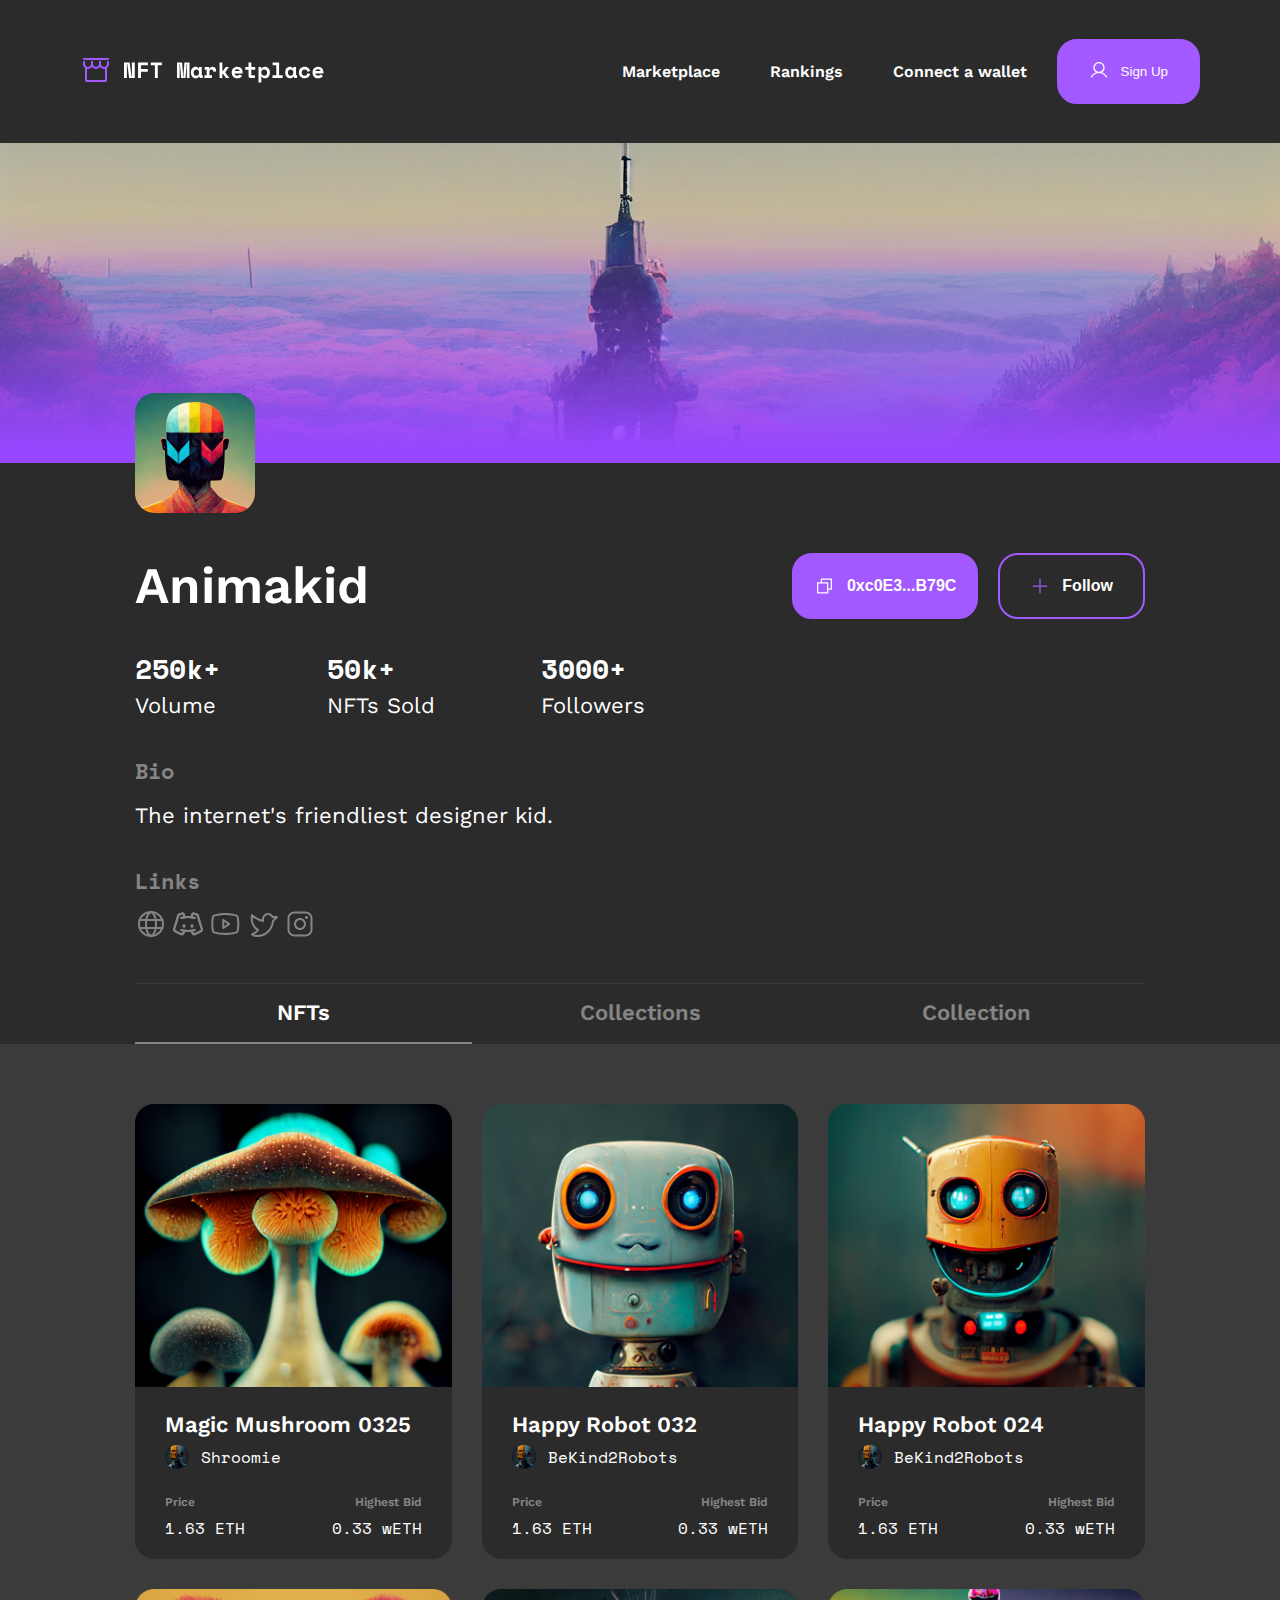
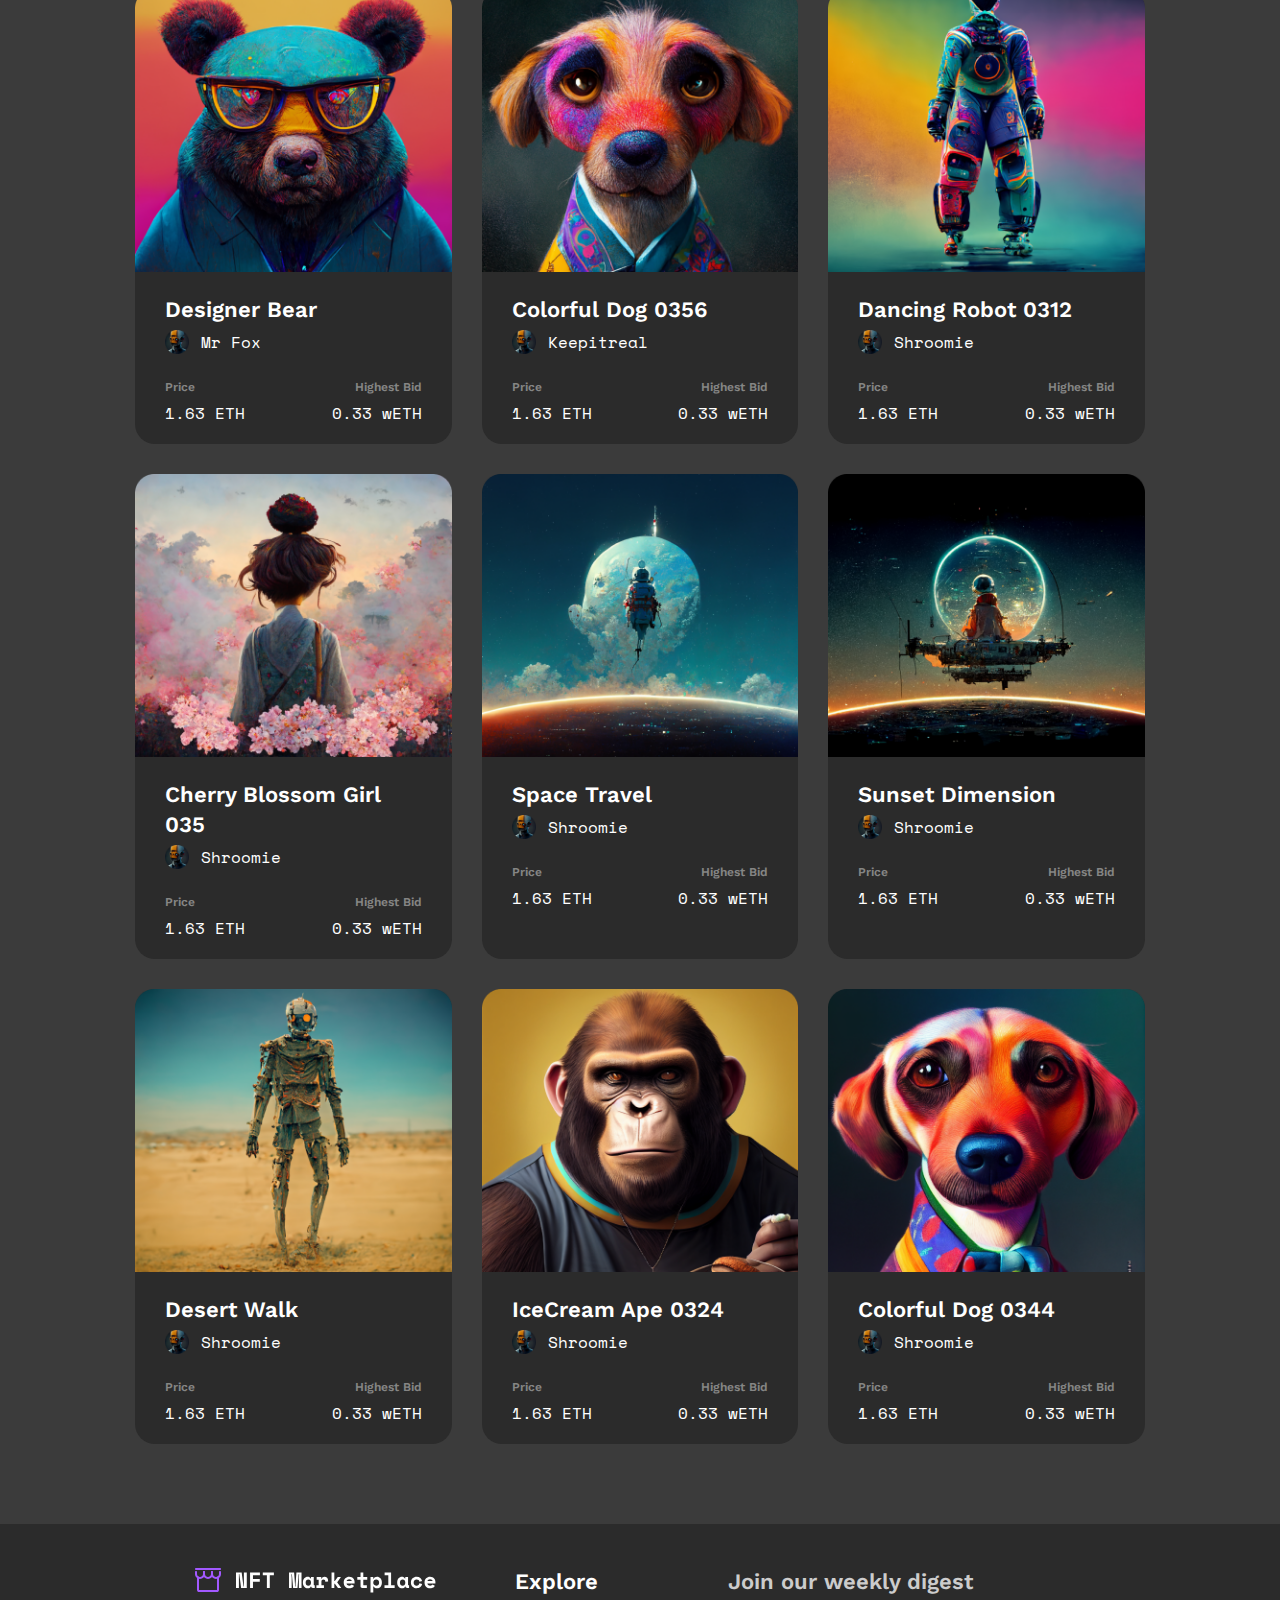
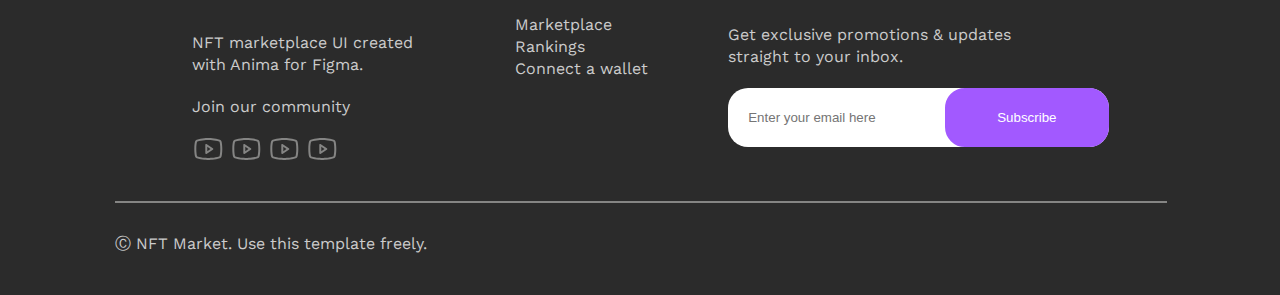
<file: pages/artist.html>
<!DOCTYPE html>
<html lang="en">
<head>
  <meta charset="UTF-8">
  <meta name="viewport" content="width=device-width, initial-scale=1.0">  
  <link rel="preconnect" href="https://fonts.googleapis.com">
  <link rel="preconnect" href="https://fonts.gstatic.com" crossorigin>
  <link href="https://fonts.googleapis.com/css2?family=Work+Sans:ital,wght@0,100..900;1,100..900&display=swap" rel="stylesheet">
  <link rel="preconnect" href="https://fonts.googleapis.com">
  <link rel="preconnect" href="https://fonts.gstatic.com" crossorigin>
  <link href="https://fonts.googleapis.com/css2?family=Work+Sans:ital@0;1&display=swap" rel="stylesheet">
  <link rel="preconnect" href="https://fonts.googleapis.com">
  <link rel="preconnect" href="https://fonts.gstatic.com" crossorigin>
  <link href="https://fonts.googleapis.com/css2?family=Space+Mono:ital,wght@0,400;0,700;1,400;1,700&display=swap" rel="stylesheet">
  

  <link rel="stylesheet" href="../css/artist.css">
  <link rel="stylesheet" href="../css/marketplace.css">
  <title>Document</title>
</head>
<body class="dark-mod">
  <header class="header container container-header">
    <a href="../index.html">
      <svg width="244" height="32" viewBox="0 0 244 32" fill="none" xmlns="http://www.w3.org/2000/svg">
        <path fill-rule="evenodd" clip-rule="evenodd" d="M6 12.4502C6.55228 12.4502 7 12.8979 7 13.4502V26.0002H25V13.4502C25 12.8979 25.4477 12.4502 26 12.4502C26.5523 12.4502 27 12.8979 27 13.4502V26.0002C27 26.5306 26.7893 27.0393 26.4142 27.4144C26.0391 27.7895 25.5304 28.0002 25 28.0002H7C6.46957 28.0002 5.96086 27.7895 5.58579 27.4144C5.21071 27.0393 5 26.5306 5 26.0002V13.4502C5 12.8979 5.44772 12.4502 6 12.4502Z" fill="#A259FF"/>
        <path fill-rule="evenodd" clip-rule="evenodd" d="M3 5C3 4.44772 3.44772 4 4 4H28C28.5523 4 29 4.44772 29 5C29 5.55228 28.5523 6 28 6H4C3.44772 6 3 5.55228 3 5Z" fill="#A259FF"/>
        <path fill-rule="evenodd" clip-rule="evenodd" d="M4 7C4.55228 7 5 7.44772 5 8V10C5 10.7956 5.31607 11.5587 5.87868 12.1213C6.44129 12.6839 7.20435 13 8 13C8.79565 13 9.55871 12.6839 10.1213 12.1213C10.6839 11.5587 11 10.7956 11 10V8C11 7.44772 11.4477 7 12 7C12.5523 7 13 7.44772 13 8V10C13 11.3261 12.4732 12.5979 11.5355 13.5355C10.5979 14.4732 9.32608 15 8 15C6.67392 15 5.40215 14.4732 4.46447 13.5355C3.52678 12.5979 3 11.3261 3 10V8C3 7.44772 3.44772 7 4 7Z" fill="#A259FF"/>
        <path fill-rule="evenodd" clip-rule="evenodd" d="M12 7C12.5523 7 13 7.44772 13 8V10C13 10.7956 13.3161 11.5587 13.8787 12.1213C14.4413 12.6839 15.2044 13 16 13C16.7956 13 17.5587 12.6839 18.1213 12.1213C18.6839 11.5587 19 10.7956 19 10V8C19 7.44772 19.4477 7 20 7C20.5523 7 21 7.44772 21 8V10C21 11.3261 20.4732 12.5979 19.5355 13.5355C18.5979 14.4732 17.3261 15 16 15C14.6739 15 13.4021 14.4732 12.4645 13.5355C11.5268 12.5979 11 11.3261 11 10V8C11 7.44772 11.4477 7 12 7Z" fill="#A259FF"/>
        <path fill-rule="evenodd" clip-rule="evenodd" d="M20 7C20.5523 7 21 7.44772 21 8V10C21 10.7956 21.3161 11.5587 21.8787 12.1213C22.4413 12.6839 23.2044 13 24 13C24.7956 13 25.5587 12.6839 26.1213 12.1213C26.6839 11.5587 27 10.7956 27 10V8C27 7.44772 27.4477 7 28 7C28.5523 7 29 7.44772 29 8V10C29 11.3261 28.4732 12.5979 27.5355 13.5355C26.5979 14.4732 25.3261 15 24 15C22.6739 15 21.4021 14.4732 20.4645 13.5355C19.5268 12.5979 19 11.3261 19 10V8C19 7.44772 19.4477 7 20 7Z" fill="#A259FF"/>
        <path d="M51.48 22.5476H51.876V8.59961H54.78V23.9996H49.104L47.3 10.0516H46.904V23.9996H44V8.59961H49.676L51.48 22.5476Z" fill="white"/>
        <path d="M58.0647 8.59961H67.9207V11.3716H60.9687V14.8916H67.7887V17.6636H60.9687V23.9996H58.0647V8.59961Z" fill="white"/>
        <path d="M70.7874 8.59961H81.8754V11.3716H77.7834V23.9996H74.8794V11.3716H70.7874V8.59961Z" fill="white"/>
        <path d="M97.0248 8.59961H102.129L103.009 20.1716V22.4156H103.537V20.1716L104.417 8.59961H109.521V23.9996H106.881V13.7036L107.145 10.1836H106.617L105.473 23.9996H101.117L99.9288 10.1836H99.4008L99.6648 13.7036V23.9996H97.0248V8.59961Z" fill="white"/>
        <path d="M118.79 22.4156C118.496 23.1049 118.086 23.5963 117.558 23.8896C117.03 24.1683 116.414 24.3076 115.71 24.3076C115.05 24.3076 114.426 24.1829 113.84 23.9336C113.268 23.6843 112.762 23.3176 112.322 22.8336C111.882 22.3496 111.53 21.7629 111.266 21.0736C111.016 20.3843 110.892 19.5996 110.892 18.7196V18.3676C110.892 17.5023 111.016 16.7249 111.266 16.0356C111.515 15.3463 111.852 14.7596 112.278 14.2756C112.703 13.7916 113.194 13.4249 113.752 13.1756C114.324 12.9116 114.932 12.7796 115.578 12.7796C116.355 12.7796 116.978 12.9116 117.448 13.1756C117.932 13.4396 118.313 13.8503 118.592 14.4076H118.988V13.0876H121.76V20.6996C121.76 21.1396 121.958 21.3596 122.354 21.3596H122.772V23.9996H120.88C120.381 23.9996 119.97 23.8529 119.648 23.5596C119.34 23.2663 119.186 22.8849 119.186 22.4156H118.79ZM116.326 21.6676C117.132 21.6676 117.778 21.4036 118.262 20.8756C118.746 20.3329 118.988 19.5996 118.988 18.6756V18.4116C118.988 17.4876 118.746 16.7616 118.262 16.2336C117.778 15.6909 117.132 15.4196 116.326 15.4196C115.519 15.4196 114.874 15.6909 114.39 16.2336C113.906 16.7616 113.664 17.4876 113.664 18.4116V18.6756C113.664 19.5996 113.906 20.3329 114.39 20.8756C114.874 21.4036 115.519 21.6676 116.326 21.6676Z" fill="white"/>
        <path d="M124.67 13.0876H129.29V14.6716H129.686C129.892 14.0703 130.236 13.6083 130.72 13.2856C131.219 12.9483 131.813 12.7796 132.502 12.7796C133.588 12.7796 134.46 13.1243 135.12 13.8136C135.78 14.4883 136.11 15.5223 136.11 16.9156V17.3996L133.25 17.6636V17.3556C133.25 16.7543 133.096 16.2776 132.788 15.9256C132.48 15.5589 132.018 15.3756 131.402 15.3756C130.786 15.3756 130.302 15.5883 129.95 16.0136C129.598 16.4389 129.422 17.0476 129.422 17.8396V21.3596H131.93V23.9996H124.406V21.3596H126.65V15.7276H124.67V13.0876Z" fill="white"/>
        <path d="M142.321 17.0916H142.849L145.753 13.0876H148.789V13.2196L145.269 18.2136V18.6096L149.141 23.8676V23.9996H145.973L142.849 19.7316H142.321V23.9996H139.549V8.59961H142.321V17.0916Z" fill="white"/>
        <path d="M154.582 19.4456C154.596 19.7683 154.67 20.0689 154.802 20.3476C154.948 20.6116 155.139 20.8463 155.374 21.0516C155.623 21.2423 155.902 21.3963 156.21 21.5136C156.532 21.6163 156.87 21.6676 157.222 21.6676C157.911 21.6676 158.439 21.5503 158.806 21.3156C159.172 21.0663 159.436 20.7729 159.598 20.4356L161.974 21.7556C161.842 22.0343 161.658 22.3276 161.424 22.6356C161.189 22.9289 160.881 23.2003 160.5 23.4496C160.133 23.6989 159.678 23.9043 159.136 24.0656C158.608 24.2269 157.984 24.3076 157.266 24.3076C156.444 24.3076 155.696 24.1756 155.022 23.9116C154.347 23.6476 153.76 23.2663 153.262 22.7676C152.778 22.2689 152.396 21.6603 152.118 20.9416C151.854 20.2229 151.722 19.4089 151.722 18.4996V18.3676C151.722 17.5316 151.861 16.7689 152.14 16.0796C152.433 15.3903 152.829 14.8036 153.328 14.3196C153.826 13.8356 154.406 13.4616 155.066 13.1976C155.74 12.9189 156.459 12.7796 157.222 12.7796C158.16 12.7796 158.967 12.9483 159.642 13.2856C160.316 13.6083 160.874 14.0263 161.314 14.5396C161.754 15.0383 162.076 15.5956 162.282 16.2116C162.487 16.8129 162.59 17.3996 162.59 17.9716V19.4456H154.582ZM157.2 15.2876C156.496 15.2876 155.924 15.4709 155.484 15.8376C155.044 16.1896 154.758 16.6003 154.626 17.0696H159.774C159.686 16.5563 159.407 16.1309 158.938 15.7936C158.483 15.4563 157.904 15.2876 157.2 15.2876Z" fill="white"/>
        <path d="M165.302 13.0876H168.536V8.59961H171.308V13.0876H175.246V15.7276H171.308V20.6996C171.308 21.1396 171.506 21.3596 171.902 21.3596H174.85V23.9996H170.23C169.732 23.9996 169.321 23.8383 168.998 23.5156C168.69 23.1929 168.536 22.7823 168.536 22.2836V15.7276H165.302V13.0876Z" fill="white"/>
        <path d="M181.281 28.3996H178.509V13.0876H181.281V14.6716H181.677C181.97 14.0703 182.396 13.6083 182.953 13.2856C183.51 12.9483 184.222 12.7796 185.087 12.7796C185.732 12.7796 186.341 12.9043 186.913 13.1536C187.5 13.4029 188.006 13.7696 188.431 14.2536C188.871 14.7229 189.216 15.3023 189.465 15.9916C189.729 16.6809 189.861 17.4656 189.861 18.3456V18.7416C189.861 19.6363 189.736 20.4283 189.487 21.1176C189.238 21.8069 188.9 22.3936 188.475 22.8776C188.05 23.3469 187.544 23.7063 186.957 23.9556C186.385 24.1903 185.762 24.3076 185.087 24.3076C184.588 24.3076 184.156 24.2563 183.789 24.1536C183.422 24.0509 183.1 23.9116 182.821 23.7356C182.557 23.5596 182.33 23.3616 182.139 23.1416C181.963 22.9069 181.809 22.6649 181.677 22.4156H181.281V28.3996ZM184.185 21.6676C185.05 21.6676 185.747 21.4036 186.275 20.8756C186.818 20.3329 187.089 19.5996 187.089 18.6756V18.4116C187.089 17.4876 186.818 16.7616 186.275 16.2336C185.747 15.6909 185.05 15.4196 184.185 15.4196C183.32 15.4196 182.616 15.6983 182.073 16.2556C181.545 16.7983 181.281 17.5169 181.281 18.4116V18.6756C181.281 19.5703 181.545 20.2963 182.073 20.8536C182.616 21.3963 183.32 21.6676 184.185 21.6676Z" fill="white"/>
        <path d="M192.486 21.3596H196.314V11.2396H192.618V8.59961H199.086V21.3596H202.65V23.9996H192.486V21.3596Z" fill="white"/>
        <path d="M213.084 22.4156C212.791 23.1049 212.38 23.5963 211.852 23.8896C211.324 24.1683 210.708 24.3076 210.004 24.3076C209.344 24.3076 208.721 24.1829 208.134 23.9336C207.562 23.6843 207.056 23.3176 206.616 22.8336C206.176 22.3496 205.824 21.7629 205.56 21.0736C205.311 20.3843 205.186 19.5996 205.186 18.7196V18.3676C205.186 17.5023 205.311 16.7249 205.56 16.0356C205.81 15.3463 206.147 14.7596 206.572 14.2756C206.998 13.7916 207.489 13.4249 208.046 13.1756C208.618 12.9116 209.227 12.7796 209.872 12.7796C210.65 12.7796 211.273 12.9116 211.742 13.1756C212.226 13.4396 212.608 13.8503 212.886 14.4076H213.282V13.0876H216.054V20.6996C216.054 21.1396 216.252 21.3596 216.648 21.3596H217.066V23.9996H215.174C214.676 23.9996 214.265 23.8529 213.942 23.5596C213.634 23.2663 213.48 22.8849 213.48 22.4156H213.084ZM210.62 21.6676C211.427 21.6676 212.072 21.4036 212.556 20.8756C213.04 20.3329 213.282 19.5996 213.282 18.6756V18.4116C213.282 17.4876 213.04 16.7616 212.556 16.2336C212.072 15.6909 211.427 15.4196 210.62 15.4196C209.814 15.4196 209.168 15.6909 208.684 16.2336C208.2 16.7616 207.958 17.4876 207.958 18.4116V18.6756C207.958 19.5996 208.2 20.3329 208.684 20.8756C209.168 21.4036 209.814 21.6676 210.62 21.6676Z" fill="white"/>
        <path d="M230.141 19.9956C229.892 21.2863 229.298 22.3276 228.359 23.1196C227.435 23.9116 226.196 24.3076 224.641 24.3076C223.834 24.3076 223.079 24.1829 222.375 23.9336C221.686 23.6843 221.084 23.3249 220.571 22.8556C220.058 22.3863 219.654 21.8069 219.361 21.1176C219.068 20.4283 218.921 19.6436 218.921 18.7636V18.4996C218.921 17.6196 219.068 16.8276 219.361 16.1236C219.654 15.4196 220.058 14.8183 220.571 14.3196C221.099 13.8209 221.708 13.4396 222.397 13.1756C223.101 12.9116 223.849 12.7796 224.641 12.7796C226.166 12.7796 227.398 13.1756 228.337 13.9676C229.29 14.7596 229.892 15.8009 230.141 17.0916L227.413 17.7956C227.325 17.1503 227.046 16.5929 226.577 16.1236C226.108 15.6543 225.448 15.4196 224.597 15.4196C224.201 15.4196 223.827 15.4929 223.475 15.6396C223.123 15.7863 222.815 15.9989 222.551 16.2776C222.287 16.5416 222.074 16.8716 221.913 17.2676C221.766 17.6489 221.693 18.0816 221.693 18.5656V18.6976C221.693 19.1816 221.766 19.6143 221.913 19.9956C222.074 20.3623 222.287 20.6703 222.551 20.9196C222.815 21.1689 223.123 21.3596 223.475 21.4916C223.827 21.6089 224.201 21.6676 224.597 21.6676C225.448 21.6676 226.093 21.4549 226.533 21.0296C226.988 20.6043 227.281 20.0323 227.413 19.3136L230.141 19.9956Z" fill="white"/>
        <path d="M235.406 19.4456C235.421 19.7683 235.494 20.0689 235.626 20.3476C235.773 20.6116 235.963 20.8463 236.198 21.0516C236.447 21.2423 236.726 21.3963 237.034 21.5136C237.357 21.6163 237.694 21.6676 238.046 21.6676C238.735 21.6676 239.263 21.5503 239.63 21.3156C239.997 21.0663 240.261 20.7729 240.422 20.4356L242.798 21.7556C242.666 22.0343 242.483 22.3276 242.248 22.6356C242.013 22.9289 241.705 23.2003 241.324 23.4496C240.957 23.6989 240.503 23.9043 239.96 24.0656C239.432 24.2269 238.809 24.3076 238.09 24.3076C237.269 24.3076 236.521 24.1756 235.846 23.9116C235.171 23.6476 234.585 23.2663 234.086 22.7676C233.602 22.2689 233.221 21.6603 232.942 20.9416C232.678 20.2229 232.546 19.4089 232.546 18.4996V18.3676C232.546 17.5316 232.685 16.7689 232.964 16.0796C233.257 15.3903 233.653 14.8036 234.152 14.3196C234.651 13.8356 235.23 13.4616 235.89 13.1976C236.565 12.9189 237.283 12.7796 238.046 12.7796C238.985 12.7796 239.791 12.9483 240.466 13.2856C241.141 13.6083 241.698 14.0263 242.138 14.5396C242.578 15.0383 242.901 15.5956 243.106 16.2116C243.311 16.8129 243.414 17.3996 243.414 17.9716V19.4456H235.406ZM238.024 15.2876C237.32 15.2876 236.748 15.4709 236.308 15.8376C235.868 16.1896 235.582 16.6003 235.45 17.0696H240.598C240.51 16.5563 240.231 16.1309 239.762 15.7936C239.307 15.4563 238.728 15.2876 238.024 15.2876Z" fill="white"/>
        </svg>
    </a>

    <nav class="header__nav">
      <ul class=" header__list">
        <li>
          <a class="header__link" href="./account.html">
            Marketplace
          </a>
        </li>
        <li>
          <a class="header__link" href="./connect.html">
            Rankings
          </a>
        </li>
        <li>
          <a class="header__link" href="./ranking.html">
            Connect a wallet
          </a>
        </li>
        <li class="btns">
          <button class="button">
            Sign Up
          </button>
          <button id="mod" class="mod">
            mod
          </button>
        </li>
      </ul>
    </nav>

    <div id="nav-icon1">
      <span></span>
      <span></span>
      <span></span>
    </div>
  </header>

  <main class="marketplace artist">  
    <div class="artist__hero-bg"></div>


    <div class="container artist__hero">  
      <img class="artist__img" src="../imgs/Asset 12 2-artist-animakid.png" alt="">
      <div class="artist__info">
        <div class="artist__start">
          <h2 class="artist__title">
            Animakid
          </h2>
          <div class="artist__buttons">
            <button class="button">
              <img src="../imgs/Copy.png" alt="">
              0xc0E3...B79C
            </button>
            <button>
              <img src="../imgs/Plus.svg" alt="">
              Follow
            </button>
          </div>
        </div>

        <div class="artist__stats">
          <div class="">
            <h2>
              250k+
            </h2>
            <p>
              Volume
            </p>
          </div>
          <div class="">
            <h2>
              50k+
            </h2>
            <p>
              NFTs Sold
            </p>
          </div>
          <div class="">
            <h2>
              3000+
            </h2>
            <p>
              Followers
            </p>
          </div>
        </div>

        <p class="artist__typ">
          Bio
        </p>
        <p class="artist__text">
          The internet's friendliest designer kid.
        </p>
        <p class="artist__typ">
          Links
        </p>
        <div class=" artist__links">
          <a href="#">
            <img src="../imgs/Globe.svg" alt="">
          </a>
          <a href="#">
            <img src="../imgs/DiscordLogo.svg" alt="">
          </a>
          <a href="#">
            <img src="../imgs/YoutubeLogo-youtube.svg" alt="">
          </a>
          <a href="#">
            <img src="../imgs/TwitterLogo.svg" alt="">
          </a>
          <a href="#">
            <img src="../imgs/InstagramLogo.svg" alt="">
          </a>
        </div>


      </div>

     <div class=" marketplace__tayps">
      <p class=" nfts activ">
        NFTs
      </p>
      <p class="Collections">
        Collections
      </p>
      <p>
        Collection
      </p>
     </div>
    </div>

    <div class="box  ">
      <div class="container">
        <ul class="marketplace__cards">
          <li class="marketplace__card">
            <img class="big-img"  src="../imgs/Image Placeholder-325.png" alt="">
            <div class="inner">
              <h2 class="marketplace__card--title">
                Magic Mushroom 0325
              </h2>
              <p class="marketplace__creator">
                <img class="" src="../imgs/robotica.png " alt="">
                Shroomie
              </p>
              <div class="marketplace__card--titles">
                <p>
                  Price
                </p>
                <p>
                  Highest Bid
                </p>
              </div>
              <div class="marketplace__card--info">
                <p>
                  1.63 ETH
                </p>
                <p>
                  0.33 wETH
                </p>
              </div>
            </div>
          </li>
          <li class="marketplace__card">
            <img class="big-img"  src="../imgs/Image-032.png" alt="">
            <div class="inner">
              <h2 class="marketplace__card--title">
                Happy Robot 032
              </h2>
              <p class="marketplace__creator">
                <img class="" src="../imgs/robotica.png " alt="">
                BeKind2Robots
              </p>
              <div class="marketplace__card--titles">
                <p>
                  Price
                </p>
                <p>
                  Highest Bid
                </p>
              </div>
              <div class="marketplace__card--info">
                <p>
                  1.63 ETH
                </p>
                <p>
                  0.33 wETH
                </p>
              </div>
            </div>
          </li>
          <li class="marketplace__card">
            <img class="big-img"  src="../imgs/Image Placeholder-024.png" alt="">
            <div class="inner">
              <h2 class="marketplace__card--title">
                Happy Robot 024
              </h2>
              <p class="marketplace__creator">
                <img class="" src="../imgs/robotica.png " alt="">
                BeKind2Robots
              </p>
              <div class="marketplace__card--titles">
                <p>
                  Price
                </p>
                <p>
                  Highest Bid
                </p>
              </div>
              <div class="marketplace__card--info">
                <p>
                  1.63 ETH
                </p>
                <p>
                  0.33 wETH
                </p>
              </div>
            </div>
          </li>
          <li class="marketplace__card">
            <img class="big-img"  src="../imgs/Image Placeholder-bear.png" alt="">
            <div class="inner">
              <h2 class="marketplace__card--title">
                Designer Bear
              </h2>
              <p class="marketplace__creator">
                <img class="" src="../imgs/robotica.png " alt="">
                Mr Fox
              </p>
              <div class="marketplace__card--titles">
                <p>
                  Price
                </p>
                <p>
                  Highest Bid
                </p>
              </div>
              <div class="marketplace__card--info">
                <p>
                  1.63 ETH
                </p>
                <p>
                  0.33 wETH
                </p>
              </div>
            </div>
          </li>
          <li class="marketplace__card">
            <img class="big-img"  src="../imgs/Image Placeholder-0356.png" alt="">
            <div class="inner">
              <h2 class="marketplace__card--title">
                Colorful Dog 0356
              </h2>
              <p class="marketplace__creator">
                <img class="" src="../imgs/robotica.png " alt="">
                Keepitreal
              </p>
              <div class="marketplace__card--titles">
                <p>
                  Price
                </p>
                <p>
                  Highest Bid
                </p>
              </div>
              <div class="marketplace__card--info">
                <p>
                  1.63 ETH
                </p>
                <p>
                  0.33 wETH
                </p>
              </div>
            </div>
          </li>
          <li class="marketplace__card">
            <img class="big-img"  src="../imgs/Image Placeholder-0312.png" alt="">
            <div class="inner">
              <h2 class="marketplace__card--title">
                Dancing Robot 0312
              </h2>
              <p class="marketplace__creator">
                <img class="" src="../imgs/robotica.png " alt="">
                Shroomie
              </p>
              <div class="marketplace__card--titles">
                <p>
                  Price
                </p>
                <p>
                  Highest Bid
                </p>
              </div>
              <div class="marketplace__card--info">
                <p>
                  1.63 ETH
                </p>
                <p>
                  0.33 wETH
                </p>
              </div>
            </div>
          </li>
          <li class="marketplace__card">
            <img class="big-img"  src="../imgs/Image Placeholder-035.png" alt="">
            <div class="inner">
              <h2 class="marketplace__card--title">
                Cherry Blossom Girl 035
              </h2>
              <p class="marketplace__creator">
                <img class="" src="../imgs/robotica.png " alt="">
                Shroomie
              </p>
              <div class="marketplace__card--titles">
                <p>
                  Price
                </p>
                <p>
                  Highest Bid
                </p>
              </div>
              <div class="marketplace__card--info">
                <p>
                  1.63 ETH
                </p>
                <p>
                  0.33 wETH
                </p>
              </div>
            </div>
          </li>
          <li class="marketplace__card">
            <img class="big-img"  src="../imgs/Image Placeholder-travel.png" alt="">
            <div class="inner">
              <h2 class="marketplace__card--title">
                Space Travel
              </h2>
              <p class="marketplace__creator">
                <img class="" src="../imgs/robotica.png " alt="">
                Shroomie
              </p>
              <div class="marketplace__card--titles">
                <p>
                  Price
                </p>
                <p>
                  Highest Bid
                </p>
              </div>
              <div class="marketplace__card--info">
                <p>
                  1.63 ETH
                </p>
                <p>
                  0.33 wETH
                </p>
              </div>
            </div>
          </li>
          <li class="marketplace__card">
            <img class="big-img"  src="../imgs/Image Placeholder-dimension.png" alt="">
            <div class="inner">
              <h2 class="marketplace__card--title">
                Sunset Dimension
              </h2>
              <p class="marketplace__creator">
                <img class="" src="../imgs/robotica.png " alt="">
                Shroomie
              </p>
              <div class="marketplace__card--titles">
                <p>
                  Price
                </p>
                <p>
                  Highest Bid
                </p>
              </div>
              <div class="marketplace__card--info">
                <p>
                  1.63 ETH
                </p>
                <p>
                  0.33 wETH
                </p>
              </div>
            </div>
          </li>
          <li class="marketplace__card">
            <img class="big-img"  src="../imgs/Image Placeholder-walk.png" alt="">
            <div class="inner">
              <h2 class="marketplace__card--title">
                Desert Walk
              </h2>
              <p class="marketplace__creator">
                <img class="" src="../imgs/robotica.png " alt="">
                Shroomie
              </p>
              <div class="marketplace__card--titles">
                <p>
                  Price
                </p>
                <p>
                  Highest Bid
                </p>
              </div>
              <div class="marketplace__card--info">
                <p>
                  1.63 ETH
                </p>
                <p>
                  0.33 wETH
                </p>
              </div>
            </div>
          </li>
          <li class="marketplace__card">
            <img class="big-img"  src="../imgs/Image Placeholder-0324.png" alt="">
            <div class="inner">
              <h2 class="marketplace__card--title">
                IceCream Ape 0324
              </h2>
              <p class="marketplace__creator">
                <img class="" src="../imgs/robotica.png " alt="">
                Shroomie
              </p>
              <div class="marketplace__card--titles">
                <p>
                  Price
                </p>
                <p>
                  Highest Bid
                </p>
              </div>
              <div class="marketplace__card--info">
                <p>
                  1.63 ETH
                </p>
                <p>
                  0.33 wETH
                </p>
              </div>
            </div>
          </li>
          <li class="marketplace__card">
            <img class="big-img"  src="../imgs/Image Placeholder-0344.png" alt="">
            <div class="inner">
              <h2 class="marketplace__card--title">
                Colorful Dog 0344
              </h2>
              <p class="marketplace__creator">
                <img class="" src="../imgs/robotica.png " alt="">
                Shroomie
              </p>
              <div class="marketplace__card--titles">
                <p>
                  Price
                </p>
                <p>
                  Highest Bid
                </p>
              </div>
              <div class="marketplace__card--info">
                <p>
                  1.63 ETH
                </p>
                <p>
                  0.33 wETH
                </p>
              </div>
            </div>
          </li>
        </ul>

        <ul class="marketplace__cards marketplace__cards-collections none">
          <li class="marketplace__card">
            <img class="big-img"  src="../imgs/Image Placeholder-325.png" alt="">
            <div class="inner">
              <h2 class="marketplace__card--title">
                Magic Mushroom 0325
              </h2>
              <p class="marketplace__creator">
                <img class="" src="../imgs/robotica.png " alt="">
                Shroomie
              </p>
              <div class="marketplace__card--titles">
                <p>
                  Price
                </p>
                <p>
                  Highest Bid
                </p>
              </div>
              <div class="marketplace__card--info">
                <p>
                  1.63 ETH
                </p>
                <p>
                  0.33 wETH
                </p>
              </div>
            </div>
          </li>
          <li class="marketplace__card">
            <img class="big-img"  src="../imgs/Image Placeholder-325.png" alt="">
            <div class="inner">
              <h2 class="marketplace__card--title">
                Magic Mushroom 0325
              </h2>
              <p class="marketplace__creator">
                <img class="" src="../imgs/robotica.png " alt="">
                Shroomie
              </p>
              <div class="marketplace__card--titles">
                <p>
                  Price
                </p>
                <p>
                  Highest Bid
                </p>
              </div>
              <div class="marketplace__card--info">
                <p>
                  1.63 ETH
                </p>
                <p>
                  0.33 wETH
                </p>
              </div>
            </div>
          </li>
          <li class="marketplace__card">
            <img class="big-img"  src="../imgs/Image Placeholder-325.png" alt="">
            <div class="inner">
              <h2 class="marketplace__card--title">
                Magic Mushroom 0325
              </h2>
              <p class="marketplace__creator">
                <img class="" src="../imgs/robotica.png " alt="">
                Shroomie
              </p>
              <div class="marketplace__card--titles">
                <p>
                  Price
                </p>
                <p>
                  Highest Bid
                </p>
              </div>
              <div class="marketplace__card--info">
                <p>
                  1.63 ETH
                </p>
                <p>
                  0.33 wETH
                </p>
              </div>
            </div>
          </li>
          <li class="marketplace__card">
            <img class="big-img"  src="../imgs/Image Placeholder-325.png" alt="">
            <div class="inner">
              <h2 class="marketplace__card--title">
                Magic Mushroom 0325
              </h2>
              <p class="marketplace__creator">
                <img class="" src="../imgs/robotica.png " alt="">
                Shroomie
              </p>
              <div class="marketplace__card--titles">
                <p>
                  Price
                </p>
                <p>
                  Highest Bid
                </p>
              </div>
              <div class="marketplace__card--info">
                <p>
                  1.63 ETH
                </p>
                <p>
                  0.33 wETH
                </p>
              </div>
            </div>
          </li>
          <li class="marketplace__card">
            <img class="big-img"  src="../imgs/Image Placeholder-325.png" alt="">
            <div class="inner">
              <h2 class="marketplace__card--title">
                Magic Mushroom 0325
              </h2>
              <p class="marketplace__creator">
                <img class="" src="../imgs/robotica.png " alt="">
                Shroomie
              </p>
              <div class="marketplace__card--titles">
                <p>
                  Price
                </p>
                <p>
                  Highest Bid
                </p>
              </div>
              <div class="marketplace__card--info">
                <p>
                  1.63 ETH
                </p>
                <p>
                  0.33 wETH
                </p>
              </div>
            </div>
          </li>
          <li class="marketplace__card">
            <img class="big-img"  src="../imgs/Image Placeholder-325.png" alt="">
            <div class="inner">
              <h2 class="marketplace__card--title">
                Magic Mushroom 0325
              </h2>
              <p class="marketplace__creator">
                <img class="" src="../imgs/robotica.png " alt="">
                Shroomie
              </p>
              <div class="marketplace__card--titles">
                <p>
                  Price
                </p>
                <p>
                  Highest Bid
                </p>
              </div>
              <div class="marketplace__card--info">
                <p>
                  1.63 ETH
                </p>
                <p>
                  0.33 wETH
                </p>
              </div>
            </div>
          </li>
        </ul>
      </div>
  </div>

  </main>

  <footer class="footer">
    <div class="container">
      <div class="footer__box">
        <div class="links">
          <a class="logo" href="#">
            <img src="../imgs/Logo-logo.svg" alt="">
          </a>
          <p class="anima">
            NFT marketplace UI created with Anima for Figma.
          </p>
          <p>
            Join our community
          </p>
          <div class="">
            <a href="#">
              <img src="../imgs/YoutubeLogo-youtube.svg" alt="">
            </a>
            <a href="#">
              <img src="../imgs/YoutubeLogo-youtube.svg" alt="">
            </a>
            <a href="#">
              <img src="../imgs/YoutubeLogo-youtube.svg" alt="">
            </a>
            <a href="#">
              <img src="../imgs/YoutubeLogo-youtube.svg" alt="">
            </a>
          </div>
        </div>
        <ul class="lists">
          <li class="top">
            Explore
          </li>
          <li>
            <a href="#">
              Marketplace
            </a>
          </li>
          <li>
            <a href="#">
              Rankings
            </a>
          </li>
          <li>
            <a href="#">
              Connect a wallet
            </a>
          </li>
        </ul>
        <div class="text">
          <h2>
            Join our weekly digest
          </h2>
          <p>
            Get exclusive promotions & updates straight to your inbox.
          </p>
          <form action="#">
            <input type="email" placeholder="Enter your email here" >
            <button class="button">
              Subscribe
            </button>
          </form>
        </div>
      </div>
      <span></span>
      <p>
        Ⓒ NFT Market. Use this template freely.
      </p>

    </div>
  </footer>

  <script src="../js/main.js"></script>
</body>
</html>
</file>
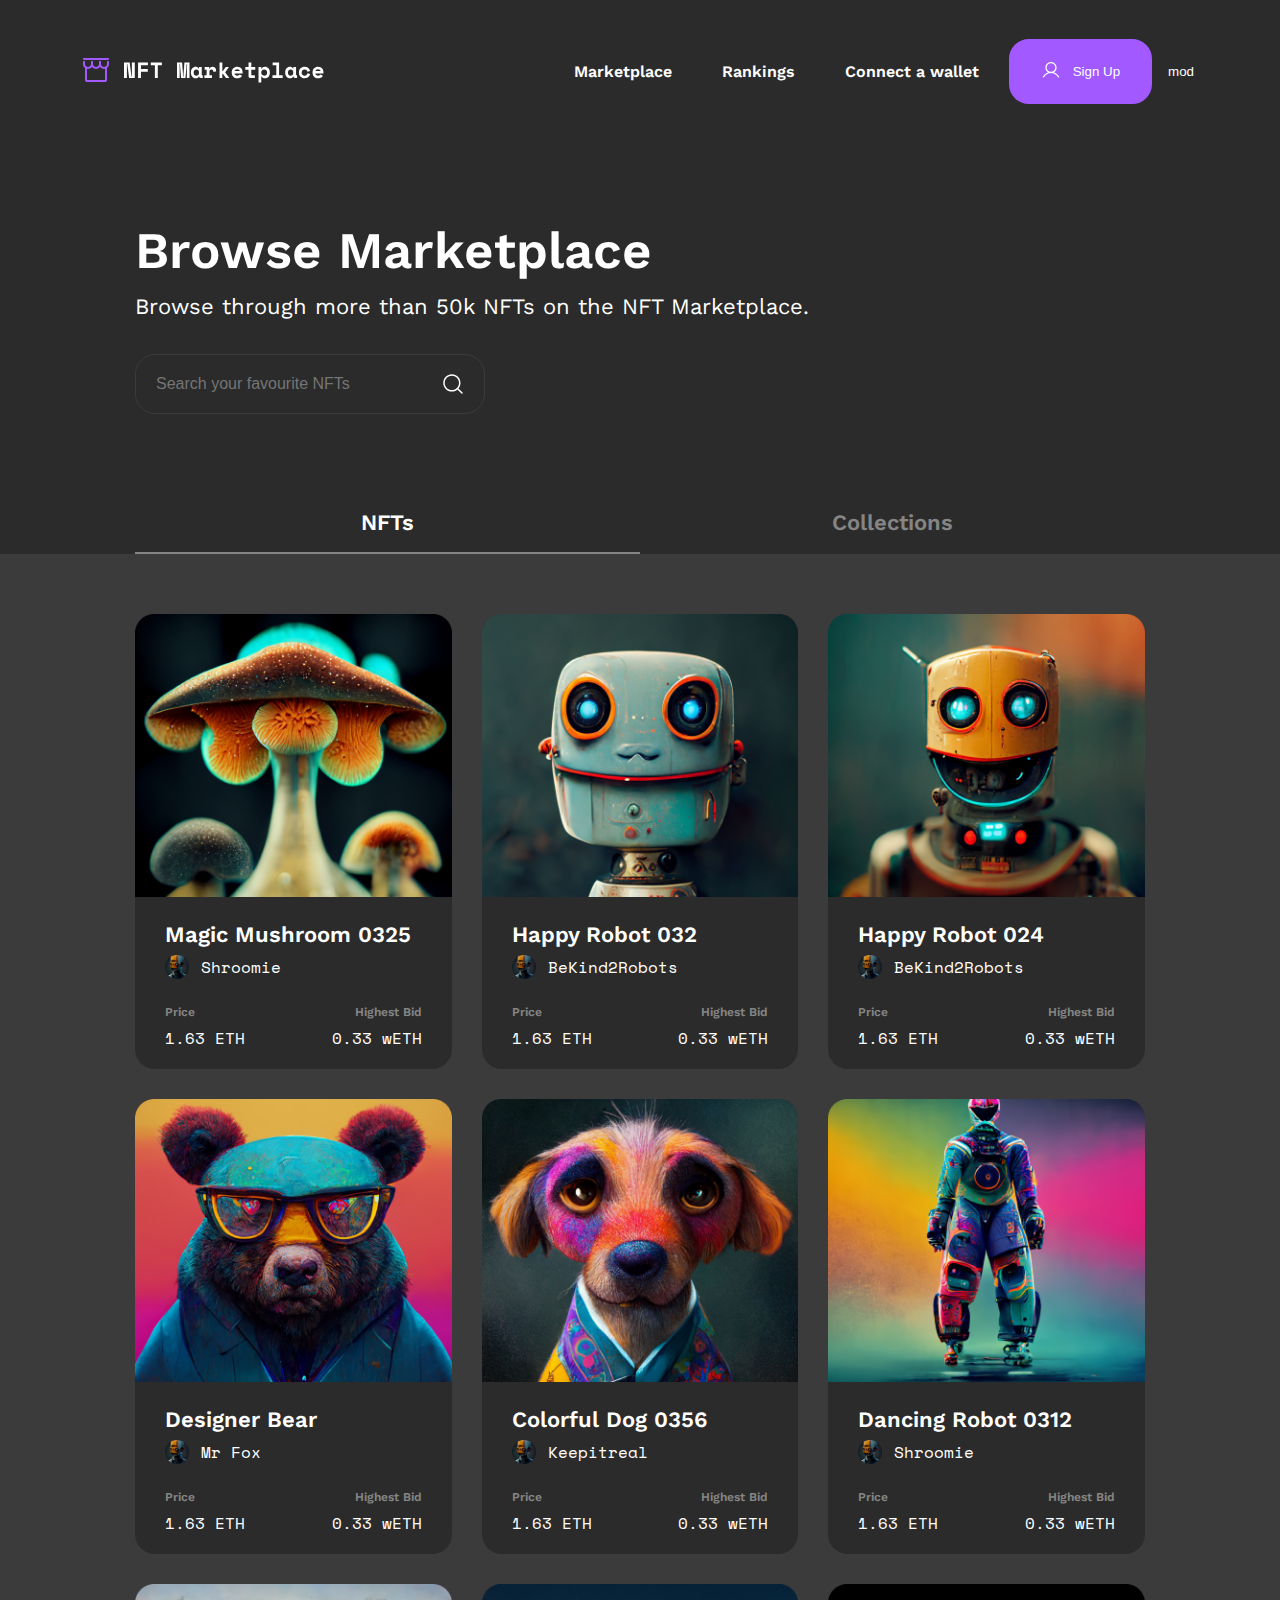
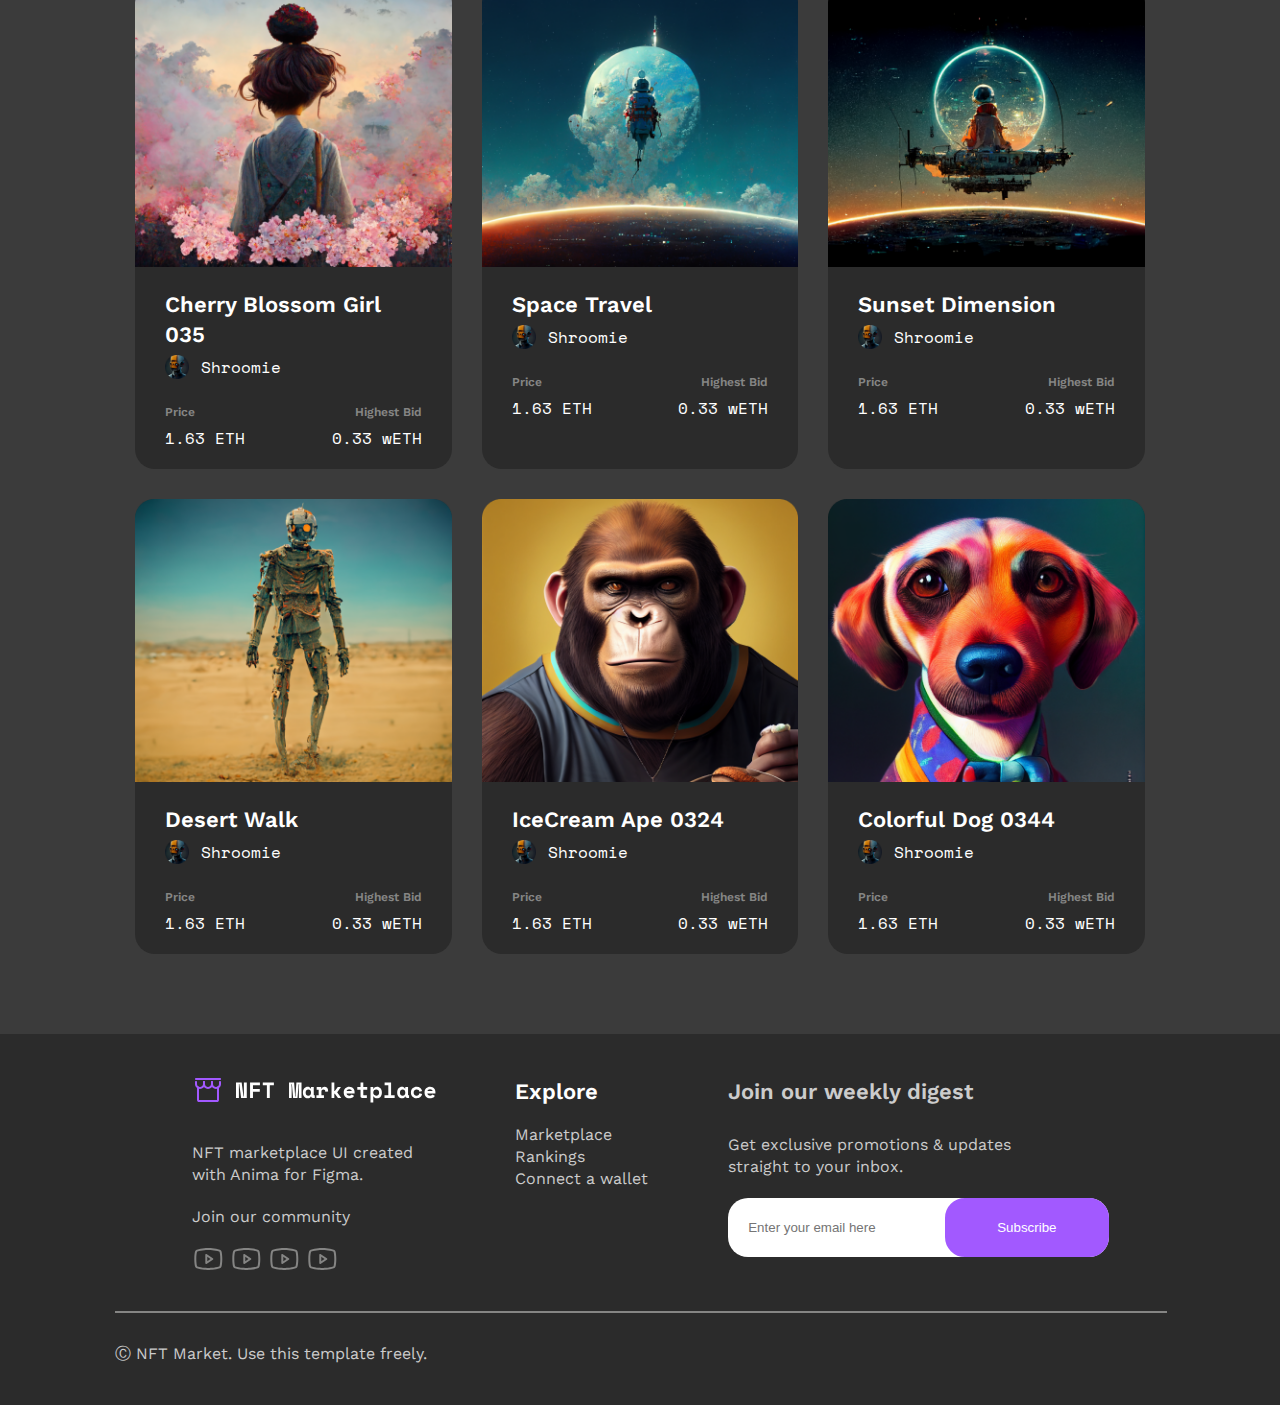
<file: pages/marketplace.html>
<!DOCTYPE html>
<html lang="en">
<head>
  <meta charset="UTF-8">
  <meta name="viewport" content="width=device-width, initial-scale=1.0">  
  <link rel="preconnect" href="https://fonts.googleapis.com">
  <link rel="preconnect" href="https://fonts.gstatic.com" crossorigin>
  <link href="https://fonts.googleapis.com/css2?family=Work+Sans:ital,wght@0,100..900;1,100..900&display=swap" rel="stylesheet">
  <link rel="preconnect" href="https://fonts.googleapis.com">
  <link rel="preconnect" href="https://fonts.gstatic.com" crossorigin>
  <link href="https://fonts.googleapis.com/css2?family=Work+Sans:ital@0;1&display=swap" rel="stylesheet">
  <link rel="preconnect" href="https://fonts.googleapis.com">
  <link rel="preconnect" href="https://fonts.gstatic.com" crossorigin>
  <link href="https://fonts.googleapis.com/css2?family=Space+Mono:ital,wght@0,400;0,700;1,400;1,700&display=swap" rel="stylesheet">
  
  <link rel="stylesheet" href="../css/marketplace.css">
  <title>Document</title>
</head>
<body class="dark-mod">
  <header class="header container container-header">
    <a href="../index.html">
      <svg width="244" height="32" viewBox="0 0 244 32" fill="none" xmlns="http://www.w3.org/2000/svg">
        <path fill-rule="evenodd" clip-rule="evenodd" d="M6 12.4502C6.55228 12.4502 7 12.8979 7 13.4502V26.0002H25V13.4502C25 12.8979 25.4477 12.4502 26 12.4502C26.5523 12.4502 27 12.8979 27 13.4502V26.0002C27 26.5306 26.7893 27.0393 26.4142 27.4144C26.0391 27.7895 25.5304 28.0002 25 28.0002H7C6.46957 28.0002 5.96086 27.7895 5.58579 27.4144C5.21071 27.0393 5 26.5306 5 26.0002V13.4502C5 12.8979 5.44772 12.4502 6 12.4502Z" fill="#A259FF"/>
        <path fill-rule="evenodd" clip-rule="evenodd" d="M3 5C3 4.44772 3.44772 4 4 4H28C28.5523 4 29 4.44772 29 5C29 5.55228 28.5523 6 28 6H4C3.44772 6 3 5.55228 3 5Z" fill="#A259FF"/>
        <path fill-rule="evenodd" clip-rule="evenodd" d="M4 7C4.55228 7 5 7.44772 5 8V10C5 10.7956 5.31607 11.5587 5.87868 12.1213C6.44129 12.6839 7.20435 13 8 13C8.79565 13 9.55871 12.6839 10.1213 12.1213C10.6839 11.5587 11 10.7956 11 10V8C11 7.44772 11.4477 7 12 7C12.5523 7 13 7.44772 13 8V10C13 11.3261 12.4732 12.5979 11.5355 13.5355C10.5979 14.4732 9.32608 15 8 15C6.67392 15 5.40215 14.4732 4.46447 13.5355C3.52678 12.5979 3 11.3261 3 10V8C3 7.44772 3.44772 7 4 7Z" fill="#A259FF"/>
        <path fill-rule="evenodd" clip-rule="evenodd" d="M12 7C12.5523 7 13 7.44772 13 8V10C13 10.7956 13.3161 11.5587 13.8787 12.1213C14.4413 12.6839 15.2044 13 16 13C16.7956 13 17.5587 12.6839 18.1213 12.1213C18.6839 11.5587 19 10.7956 19 10V8C19 7.44772 19.4477 7 20 7C20.5523 7 21 7.44772 21 8V10C21 11.3261 20.4732 12.5979 19.5355 13.5355C18.5979 14.4732 17.3261 15 16 15C14.6739 15 13.4021 14.4732 12.4645 13.5355C11.5268 12.5979 11 11.3261 11 10V8C11 7.44772 11.4477 7 12 7Z" fill="#A259FF"/>
        <path fill-rule="evenodd" clip-rule="evenodd" d="M20 7C20.5523 7 21 7.44772 21 8V10C21 10.7956 21.3161 11.5587 21.8787 12.1213C22.4413 12.6839 23.2044 13 24 13C24.7956 13 25.5587 12.6839 26.1213 12.1213C26.6839 11.5587 27 10.7956 27 10V8C27 7.44772 27.4477 7 28 7C28.5523 7 29 7.44772 29 8V10C29 11.3261 28.4732 12.5979 27.5355 13.5355C26.5979 14.4732 25.3261 15 24 15C22.6739 15 21.4021 14.4732 20.4645 13.5355C19.5268 12.5979 19 11.3261 19 10V8C19 7.44772 19.4477 7 20 7Z" fill="#A259FF"/>
        <path d="M51.48 22.5476H51.876V8.59961H54.78V23.9996H49.104L47.3 10.0516H46.904V23.9996H44V8.59961H49.676L51.48 22.5476Z" fill="white"/>
        <path d="M58.0647 8.59961H67.9207V11.3716H60.9687V14.8916H67.7887V17.6636H60.9687V23.9996H58.0647V8.59961Z" fill="white"/>
        <path d="M70.7874 8.59961H81.8754V11.3716H77.7834V23.9996H74.8794V11.3716H70.7874V8.59961Z" fill="white"/>
        <path d="M97.0248 8.59961H102.129L103.009 20.1716V22.4156H103.537V20.1716L104.417 8.59961H109.521V23.9996H106.881V13.7036L107.145 10.1836H106.617L105.473 23.9996H101.117L99.9288 10.1836H99.4008L99.6648 13.7036V23.9996H97.0248V8.59961Z" fill="white"/>
        <path d="M118.79 22.4156C118.496 23.1049 118.086 23.5963 117.558 23.8896C117.03 24.1683 116.414 24.3076 115.71 24.3076C115.05 24.3076 114.426 24.1829 113.84 23.9336C113.268 23.6843 112.762 23.3176 112.322 22.8336C111.882 22.3496 111.53 21.7629 111.266 21.0736C111.016 20.3843 110.892 19.5996 110.892 18.7196V18.3676C110.892 17.5023 111.016 16.7249 111.266 16.0356C111.515 15.3463 111.852 14.7596 112.278 14.2756C112.703 13.7916 113.194 13.4249 113.752 13.1756C114.324 12.9116 114.932 12.7796 115.578 12.7796C116.355 12.7796 116.978 12.9116 117.448 13.1756C117.932 13.4396 118.313 13.8503 118.592 14.4076H118.988V13.0876H121.76V20.6996C121.76 21.1396 121.958 21.3596 122.354 21.3596H122.772V23.9996H120.88C120.381 23.9996 119.97 23.8529 119.648 23.5596C119.34 23.2663 119.186 22.8849 119.186 22.4156H118.79ZM116.326 21.6676C117.132 21.6676 117.778 21.4036 118.262 20.8756C118.746 20.3329 118.988 19.5996 118.988 18.6756V18.4116C118.988 17.4876 118.746 16.7616 118.262 16.2336C117.778 15.6909 117.132 15.4196 116.326 15.4196C115.519 15.4196 114.874 15.6909 114.39 16.2336C113.906 16.7616 113.664 17.4876 113.664 18.4116V18.6756C113.664 19.5996 113.906 20.3329 114.39 20.8756C114.874 21.4036 115.519 21.6676 116.326 21.6676Z" fill="white"/>
        <path d="M124.67 13.0876H129.29V14.6716H129.686C129.892 14.0703 130.236 13.6083 130.72 13.2856C131.219 12.9483 131.813 12.7796 132.502 12.7796C133.588 12.7796 134.46 13.1243 135.12 13.8136C135.78 14.4883 136.11 15.5223 136.11 16.9156V17.3996L133.25 17.6636V17.3556C133.25 16.7543 133.096 16.2776 132.788 15.9256C132.48 15.5589 132.018 15.3756 131.402 15.3756C130.786 15.3756 130.302 15.5883 129.95 16.0136C129.598 16.4389 129.422 17.0476 129.422 17.8396V21.3596H131.93V23.9996H124.406V21.3596H126.65V15.7276H124.67V13.0876Z" fill="white"/>
        <path d="M142.321 17.0916H142.849L145.753 13.0876H148.789V13.2196L145.269 18.2136V18.6096L149.141 23.8676V23.9996H145.973L142.849 19.7316H142.321V23.9996H139.549V8.59961H142.321V17.0916Z" fill="white"/>
        <path d="M154.582 19.4456C154.596 19.7683 154.67 20.0689 154.802 20.3476C154.948 20.6116 155.139 20.8463 155.374 21.0516C155.623 21.2423 155.902 21.3963 156.21 21.5136C156.532 21.6163 156.87 21.6676 157.222 21.6676C157.911 21.6676 158.439 21.5503 158.806 21.3156C159.172 21.0663 159.436 20.7729 159.598 20.4356L161.974 21.7556C161.842 22.0343 161.658 22.3276 161.424 22.6356C161.189 22.9289 160.881 23.2003 160.5 23.4496C160.133 23.6989 159.678 23.9043 159.136 24.0656C158.608 24.2269 157.984 24.3076 157.266 24.3076C156.444 24.3076 155.696 24.1756 155.022 23.9116C154.347 23.6476 153.76 23.2663 153.262 22.7676C152.778 22.2689 152.396 21.6603 152.118 20.9416C151.854 20.2229 151.722 19.4089 151.722 18.4996V18.3676C151.722 17.5316 151.861 16.7689 152.14 16.0796C152.433 15.3903 152.829 14.8036 153.328 14.3196C153.826 13.8356 154.406 13.4616 155.066 13.1976C155.74 12.9189 156.459 12.7796 157.222 12.7796C158.16 12.7796 158.967 12.9483 159.642 13.2856C160.316 13.6083 160.874 14.0263 161.314 14.5396C161.754 15.0383 162.076 15.5956 162.282 16.2116C162.487 16.8129 162.59 17.3996 162.59 17.9716V19.4456H154.582ZM157.2 15.2876C156.496 15.2876 155.924 15.4709 155.484 15.8376C155.044 16.1896 154.758 16.6003 154.626 17.0696H159.774C159.686 16.5563 159.407 16.1309 158.938 15.7936C158.483 15.4563 157.904 15.2876 157.2 15.2876Z" fill="white"/>
        <path d="M165.302 13.0876H168.536V8.59961H171.308V13.0876H175.246V15.7276H171.308V20.6996C171.308 21.1396 171.506 21.3596 171.902 21.3596H174.85V23.9996H170.23C169.732 23.9996 169.321 23.8383 168.998 23.5156C168.69 23.1929 168.536 22.7823 168.536 22.2836V15.7276H165.302V13.0876Z" fill="white"/>
        <path d="M181.281 28.3996H178.509V13.0876H181.281V14.6716H181.677C181.97 14.0703 182.396 13.6083 182.953 13.2856C183.51 12.9483 184.222 12.7796 185.087 12.7796C185.732 12.7796 186.341 12.9043 186.913 13.1536C187.5 13.4029 188.006 13.7696 188.431 14.2536C188.871 14.7229 189.216 15.3023 189.465 15.9916C189.729 16.6809 189.861 17.4656 189.861 18.3456V18.7416C189.861 19.6363 189.736 20.4283 189.487 21.1176C189.238 21.8069 188.9 22.3936 188.475 22.8776C188.05 23.3469 187.544 23.7063 186.957 23.9556C186.385 24.1903 185.762 24.3076 185.087 24.3076C184.588 24.3076 184.156 24.2563 183.789 24.1536C183.422 24.0509 183.1 23.9116 182.821 23.7356C182.557 23.5596 182.33 23.3616 182.139 23.1416C181.963 22.9069 181.809 22.6649 181.677 22.4156H181.281V28.3996ZM184.185 21.6676C185.05 21.6676 185.747 21.4036 186.275 20.8756C186.818 20.3329 187.089 19.5996 187.089 18.6756V18.4116C187.089 17.4876 186.818 16.7616 186.275 16.2336C185.747 15.6909 185.05 15.4196 184.185 15.4196C183.32 15.4196 182.616 15.6983 182.073 16.2556C181.545 16.7983 181.281 17.5169 181.281 18.4116V18.6756C181.281 19.5703 181.545 20.2963 182.073 20.8536C182.616 21.3963 183.32 21.6676 184.185 21.6676Z" fill="white"/>
        <path d="M192.486 21.3596H196.314V11.2396H192.618V8.59961H199.086V21.3596H202.65V23.9996H192.486V21.3596Z" fill="white"/>
        <path d="M213.084 22.4156C212.791 23.1049 212.38 23.5963 211.852 23.8896C211.324 24.1683 210.708 24.3076 210.004 24.3076C209.344 24.3076 208.721 24.1829 208.134 23.9336C207.562 23.6843 207.056 23.3176 206.616 22.8336C206.176 22.3496 205.824 21.7629 205.56 21.0736C205.311 20.3843 205.186 19.5996 205.186 18.7196V18.3676C205.186 17.5023 205.311 16.7249 205.56 16.0356C205.81 15.3463 206.147 14.7596 206.572 14.2756C206.998 13.7916 207.489 13.4249 208.046 13.1756C208.618 12.9116 209.227 12.7796 209.872 12.7796C210.65 12.7796 211.273 12.9116 211.742 13.1756C212.226 13.4396 212.608 13.8503 212.886 14.4076H213.282V13.0876H216.054V20.6996C216.054 21.1396 216.252 21.3596 216.648 21.3596H217.066V23.9996H215.174C214.676 23.9996 214.265 23.8529 213.942 23.5596C213.634 23.2663 213.48 22.8849 213.48 22.4156H213.084ZM210.62 21.6676C211.427 21.6676 212.072 21.4036 212.556 20.8756C213.04 20.3329 213.282 19.5996 213.282 18.6756V18.4116C213.282 17.4876 213.04 16.7616 212.556 16.2336C212.072 15.6909 211.427 15.4196 210.62 15.4196C209.814 15.4196 209.168 15.6909 208.684 16.2336C208.2 16.7616 207.958 17.4876 207.958 18.4116V18.6756C207.958 19.5996 208.2 20.3329 208.684 20.8756C209.168 21.4036 209.814 21.6676 210.62 21.6676Z" fill="white"/>
        <path d="M230.141 19.9956C229.892 21.2863 229.298 22.3276 228.359 23.1196C227.435 23.9116 226.196 24.3076 224.641 24.3076C223.834 24.3076 223.079 24.1829 222.375 23.9336C221.686 23.6843 221.084 23.3249 220.571 22.8556C220.058 22.3863 219.654 21.8069 219.361 21.1176C219.068 20.4283 218.921 19.6436 218.921 18.7636V18.4996C218.921 17.6196 219.068 16.8276 219.361 16.1236C219.654 15.4196 220.058 14.8183 220.571 14.3196C221.099 13.8209 221.708 13.4396 222.397 13.1756C223.101 12.9116 223.849 12.7796 224.641 12.7796C226.166 12.7796 227.398 13.1756 228.337 13.9676C229.29 14.7596 229.892 15.8009 230.141 17.0916L227.413 17.7956C227.325 17.1503 227.046 16.5929 226.577 16.1236C226.108 15.6543 225.448 15.4196 224.597 15.4196C224.201 15.4196 223.827 15.4929 223.475 15.6396C223.123 15.7863 222.815 15.9989 222.551 16.2776C222.287 16.5416 222.074 16.8716 221.913 17.2676C221.766 17.6489 221.693 18.0816 221.693 18.5656V18.6976C221.693 19.1816 221.766 19.6143 221.913 19.9956C222.074 20.3623 222.287 20.6703 222.551 20.9196C222.815 21.1689 223.123 21.3596 223.475 21.4916C223.827 21.6089 224.201 21.6676 224.597 21.6676C225.448 21.6676 226.093 21.4549 226.533 21.0296C226.988 20.6043 227.281 20.0323 227.413 19.3136L230.141 19.9956Z" fill="white"/>
        <path d="M235.406 19.4456C235.421 19.7683 235.494 20.0689 235.626 20.3476C235.773 20.6116 235.963 20.8463 236.198 21.0516C236.447 21.2423 236.726 21.3963 237.034 21.5136C237.357 21.6163 237.694 21.6676 238.046 21.6676C238.735 21.6676 239.263 21.5503 239.63 21.3156C239.997 21.0663 240.261 20.7729 240.422 20.4356L242.798 21.7556C242.666 22.0343 242.483 22.3276 242.248 22.6356C242.013 22.9289 241.705 23.2003 241.324 23.4496C240.957 23.6989 240.503 23.9043 239.96 24.0656C239.432 24.2269 238.809 24.3076 238.09 24.3076C237.269 24.3076 236.521 24.1756 235.846 23.9116C235.171 23.6476 234.585 23.2663 234.086 22.7676C233.602 22.2689 233.221 21.6603 232.942 20.9416C232.678 20.2229 232.546 19.4089 232.546 18.4996V18.3676C232.546 17.5316 232.685 16.7689 232.964 16.0796C233.257 15.3903 233.653 14.8036 234.152 14.3196C234.651 13.8356 235.23 13.4616 235.89 13.1976C236.565 12.9189 237.283 12.7796 238.046 12.7796C238.985 12.7796 239.791 12.9483 240.466 13.2856C241.141 13.6083 241.698 14.0263 242.138 14.5396C242.578 15.0383 242.901 15.5956 243.106 16.2116C243.311 16.8129 243.414 17.3996 243.414 17.9716V19.4456H235.406ZM238.024 15.2876C237.32 15.2876 236.748 15.4709 236.308 15.8376C235.868 16.1896 235.582 16.6003 235.45 17.0696H240.598C240.51 16.5563 240.231 16.1309 239.762 15.7936C239.307 15.4563 238.728 15.2876 238.024 15.2876Z" fill="white"/>
        </svg>
    </a>

    <nav class="header__nav">
      <ul class=" header__list">
        <li>
          <a class="header__link" href="./account.html">
            Marketplace
          </a>
        </li>
        <li>
          <a class="header__link" href="./connect.html">
            Rankings
          </a>
        </li>
        <li>
          <a class="header__link" href="./ranking.html">
            Connect a wallet
          </a>
        </li>
        <li class="btns">
          <button class="button">
            Sign Up
          </button>
          <button class="mod">
            mod
          </button>
        </li>
      </ul>
    </nav>

    <div id="nav-icon1">
      <span></span>
      <span></span>
      <span></span>
    </div>
  </header>

  <main class="marketplace">  
    <div class="container">
      <h2 class="marketplace__title">
        Browse Marketplace
      </h2>
      <p class="marketplace__top">
        Browse through more than 50k NFTs on the NFT Marketplace.
      </p>


      <label class="marketplace__input--label">     
        <input id="asd" class="marketplace__input" type="text" placeholder="Search your favourite NFTs">
     </label>

     <div class=" marketplace__tayps">
      <p class=" nfts activ">
        NFTs
      </p>
      <p class="Collections">
        Collections
      </p>
     </div>



    </div>





    <div class="box  ">
      <div class="container">
        <ul class="marketplace__cards">
          <li class="marketplace__card">
            <img class="big-img"  src="../imgs/Image Placeholder-325.png" alt="">
            <div class="inner">
              <h2 class="marketplace__card--title">
                Magic Mushroom 0325
              </h2>
              <p class="marketplace__creator">
                <img class="" src="../imgs/robotica.png " alt="">
                Shroomie
              </p>
              <div class="marketplace__card--titles">
                <p>
                  Price
                </p>
                <p>
                  Highest Bid
                </p>
              </div>
              <div class="marketplace__card--info">
                <p>
                  1.63 ETH
                </p>
                <p>
                  0.33 wETH
                </p>
              </div>
            </div>
          </li>
          <li class="marketplace__card">
            <img class="big-img"  src="../imgs/Image-032.png" alt="">
            <div class="inner">
              <h2 class="marketplace__card--title">
                Happy Robot 032
              </h2>
              <p class="marketplace__creator">
                <img class="" src="../imgs/robotica.png " alt="">
                BeKind2Robots
              </p>
              <div class="marketplace__card--titles">
                <p>
                  Price
                </p>
                <p>
                  Highest Bid
                </p>
              </div>
              <div class="marketplace__card--info">
                <p>
                  1.63 ETH
                </p>
                <p>
                  0.33 wETH
                </p>
              </div>
            </div>
          </li>
          <li class="marketplace__card">
            <img class="big-img"  src="../imgs/Image Placeholder-024.png" alt="">
            <div class="inner">
              <h2 class="marketplace__card--title">
                Happy Robot 024
              </h2>
              <p class="marketplace__creator">
                <img class="" src="../imgs/robotica.png " alt="">
                BeKind2Robots
              </p>
              <div class="marketplace__card--titles">
                <p>
                  Price
                </p>
                <p>
                  Highest Bid
                </p>
              </div>
              <div class="marketplace__card--info">
                <p>
                  1.63 ETH
                </p>
                <p>
                  0.33 wETH
                </p>
              </div>
            </div>
          </li>
          <li class="marketplace__card">
            <img class="big-img"  src="../imgs/Image Placeholder-bear.png" alt="">
            <div class="inner">
              <h2 class="marketplace__card--title">
                Designer Bear
              </h2>
              <p class="marketplace__creator">
                <img class="" src="../imgs/robotica.png " alt="">
                Mr Fox
              </p>
              <div class="marketplace__card--titles">
                <p>
                  Price
                </p>
                <p>
                  Highest Bid
                </p>
              </div>
              <div class="marketplace__card--info">
                <p>
                  1.63 ETH
                </p>
                <p>
                  0.33 wETH
                </p>
              </div>
            </div>
          </li>
          <li class="marketplace__card">
            <img class="big-img"  src="../imgs/Image Placeholder-0356.png" alt="">
            <div class="inner">
              <h2 class="marketplace__card--title">
                Colorful Dog 0356
              </h2>
              <p class="marketplace__creator">
                <img class="" src="../imgs/robotica.png " alt="">
                Keepitreal
              </p>
              <div class="marketplace__card--titles">
                <p>
                  Price
                </p>
                <p>
                  Highest Bid
                </p>
              </div>
              <div class="marketplace__card--info">
                <p>
                  1.63 ETH
                </p>
                <p>
                  0.33 wETH
                </p>
              </div>
            </div>
          </li>
          <li class="marketplace__card">
            <img class="big-img"  src="../imgs/Image Placeholder-0312.png" alt="">
            <div class="inner">
              <h2 class="marketplace__card--title">
                Dancing Robot 0312
              </h2>
              <p class="marketplace__creator">
                <img class="" src="../imgs/robotica.png " alt="">
                Shroomie
              </p>
              <div class="marketplace__card--titles">
                <p>
                  Price
                </p>
                <p>
                  Highest Bid
                </p>
              </div>
              <div class="marketplace__card--info">
                <p>
                  1.63 ETH
                </p>
                <p>
                  0.33 wETH
                </p>
              </div>
            </div>
          </li>
          <li class="marketplace__card">
            <img class="big-img"  src="../imgs/Image Placeholder-035.png" alt="">
            <div class="inner">
              <h2 class="marketplace__card--title">
                Cherry Blossom Girl 035
              </h2>
              <p class="marketplace__creator">
                <img class="" src="../imgs/robotica.png " alt="">
                Shroomie
              </p>
              <div class="marketplace__card--titles">
                <p>
                  Price
                </p>
                <p>
                  Highest Bid
                </p>
              </div>
              <div class="marketplace__card--info">
                <p>
                  1.63 ETH
                </p>
                <p>
                  0.33 wETH
                </p>
              </div>
            </div>
          </li>
          <li class="marketplace__card">
            <img class="big-img"  src="../imgs/Image Placeholder-travel.png" alt="">
            <div class="inner">
              <h2 class="marketplace__card--title">
                Space Travel
              </h2>
              <p class="marketplace__creator">
                <img class="" src="../imgs/robotica.png " alt="">
                Shroomie
              </p>
              <div class="marketplace__card--titles">
                <p>
                  Price
                </p>
                <p>
                  Highest Bid
                </p>
              </div>
              <div class="marketplace__card--info">
                <p>
                  1.63 ETH
                </p>
                <p>
                  0.33 wETH
                </p>
              </div>
            </div>
          </li>
          <li class="marketplace__card">
            <img class="big-img"  src="../imgs/Image Placeholder-dimension.png" alt="">
            <div class="inner">
              <h2 class="marketplace__card--title">
                Sunset Dimension
              </h2>
              <p class="marketplace__creator">
                <img class="" src="../imgs/robotica.png " alt="">
                Shroomie
              </p>
              <div class="marketplace__card--titles">
                <p>
                  Price
                </p>
                <p>
                  Highest Bid
                </p>
              </div>
              <div class="marketplace__card--info">
                <p>
                  1.63 ETH
                </p>
                <p>
                  0.33 wETH
                </p>
              </div>
            </div>
          </li>
          <li class="marketplace__card">
            <img class="big-img"  src="../imgs/Image Placeholder-walk.png" alt="">
            <div class="inner">
              <h2 class="marketplace__card--title">
                Desert Walk
              </h2>
              <p class="marketplace__creator">
                <img class="" src="../imgs/robotica.png " alt="">
                Shroomie
              </p>
              <div class="marketplace__card--titles">
                <p>
                  Price
                </p>
                <p>
                  Highest Bid
                </p>
              </div>
              <div class="marketplace__card--info">
                <p>
                  1.63 ETH
                </p>
                <p>
                  0.33 wETH
                </p>
              </div>
            </div>
          </li>
          <li class="marketplace__card">
            <img class="big-img"  src="../imgs/Image Placeholder-0324.png" alt="">
            <div class="inner">
              <h2 class="marketplace__card--title">
                IceCream Ape 0324
              </h2>
              <p class="marketplace__creator">
                <img class="" src="../imgs/robotica.png " alt="">
                Shroomie
              </p>
              <div class="marketplace__card--titles">
                <p>
                  Price
                </p>
                <p>
                  Highest Bid
                </p>
              </div>
              <div class="marketplace__card--info">
                <p>
                  1.63 ETH
                </p>
                <p>
                  0.33 wETH
                </p>
              </div>
            </div>
          </li>
          <li class="marketplace__card">
            <img class="big-img"  src="../imgs/Image Placeholder-0344.png" alt="">
            <div class="inner">
              <h2 class="marketplace__card--title">
                Colorful Dog 0344
              </h2>
              <p class="marketplace__creator">
                <img class="" src="../imgs/robotica.png " alt="">
                Shroomie
              </p>
              <div class="marketplace__card--titles">
                <p>
                  Price
                </p>
                <p>
                  Highest Bid
                </p>
              </div>
              <div class="marketplace__card--info">
                <p>
                  1.63 ETH
                </p>
                <p>
                  0.33 wETH
                </p>
              </div>
            </div>
          </li>
  
        </ul>

        <ul class="marketplace__cards marketplace__cards-collections none">
          <li class="marketplace__card">
            <img class="big-img"  src="../imgs/Image Placeholder-325.png" alt="">
            <div class="inner">
              <h2 class="marketplace__card--title">
                Magic Mushroom 0325
              </h2>
              <p class="marketplace__creator">
                <img class="" src="../imgs/robotica.png " alt="">
                Shroomie
              </p>
              <div class="marketplace__card--titles">
                <p>
                  Price
                </p>
                <p>
                  Highest Bid
                </p>
              </div>
              <div class="marketplace__card--info">
                <p>
                  1.63 ETH
                </p>
                <p>
                  0.33 wETH
                </p>
              </div>
            </div>
          </li>
          <li class="marketplace__card">
            <img class="big-img"  src="../imgs/Image Placeholder-325.png" alt="">
            <div class="inner">
              <h2 class="marketplace__card--title">
                Magic Mushroom 0325
              </h2>
              <p class="marketplace__creator">
                <img class="" src="../imgs/robotica.png " alt="">
                Shroomie
              </p>
              <div class="marketplace__card--titles">
                <p>
                  Price
                </p>
                <p>
                  Highest Bid
                </p>
              </div>
              <div class="marketplace__card--info">
                <p>
                  1.63 ETH
                </p>
                <p>
                  0.33 wETH
                </p>
              </div>
            </div>
          </li>
          <li class="marketplace__card">
            <img class="big-img"  src="../imgs/Image Placeholder-325.png" alt="">
            <div class="inner">
              <h2 class="marketplace__card--title">
                Magic Mushroom 0325
              </h2>
              <p class="marketplace__creator">
                <img class="" src="../imgs/robotica.png " alt="">
                Shroomie
              </p>
              <div class="marketplace__card--titles">
                <p>
                  Price
                </p>
                <p>
                  Highest Bid
                </p>
              </div>
              <div class="marketplace__card--info">
                <p>
                  1.63 ETH
                </p>
                <p>
                  0.33 wETH
                </p>
              </div>
            </div>
          </li>
          <li class="marketplace__card">
            <img class="big-img"  src="../imgs/Image Placeholder-325.png" alt="">
            <div class="inner">
              <h2 class="marketplace__card--title">
                Magic Mushroom 0325
              </h2>
              <p class="marketplace__creator">
                <img class="" src="../imgs/robotica.png " alt="">
                Shroomie
              </p>
              <div class="marketplace__card--titles">
                <p>
                  Price
                </p>
                <p>
                  Highest Bid
                </p>
              </div>
              <div class="marketplace__card--info">
                <p>
                  1.63 ETH
                </p>
                <p>
                  0.33 wETH
                </p>
              </div>
            </div>
          </li>
          <li class="marketplace__card">
            <img class="big-img"  src="../imgs/Image Placeholder-325.png" alt="">
            <div class="inner">
              <h2 class="marketplace__card--title">
                Magic Mushroom 0325
              </h2>
              <p class="marketplace__creator">
                <img class="" src="../imgs/robotica.png " alt="">
                Shroomie
              </p>
              <div class="marketplace__card--titles">
                <p>
                  Price
                </p>
                <p>
                  Highest Bid
                </p>
              </div>
              <div class="marketplace__card--info">
                <p>
                  1.63 ETH
                </p>
                <p>
                  0.33 wETH
                </p>
              </div>
            </div>
          </li>
          <li class="marketplace__card">
            <img class="big-img"  src="../imgs/Image Placeholder-325.png" alt="">
            <div class="inner">
              <h2 class="marketplace__card--title">
                Magic Mushroom 0325
              </h2>
              <p class="marketplace__creator">
                <img class="" src="../imgs/robotica.png " alt="">
                Shroomie
              </p>
              <div class="marketplace__card--titles">
                <p>
                  Price
                </p>
                <p>
                  Highest Bid
                </p>
              </div>
              <div class="marketplace__card--info">
                <p>
                  1.63 ETH
                </p>
                <p>
                  0.33 wETH
                </p>
              </div>
            </div>
          </li>
        </ul>
      </div>
  </div>










    


  </main>

  <footer class="footer">
    <div class="container">
      <div class="footer__box">
        <div class="links">
          <a class="logo" href="#">
            <img src="../imgs/Logo-logo.svg" alt="">
          </a>
          <p class="anima">
            NFT marketplace UI created with Anima for Figma.
          </p>
          <p>
            Join our community
          </p>
          <div class="">
            <a href="#">
              <img src="../imgs/YoutubeLogo-youtube.svg" alt="">
            </a>
            <a href="#">
              <img src="../imgs/YoutubeLogo-youtube.svg" alt="">
            </a>
            <a href="#">
              <img src="../imgs/YoutubeLogo-youtube.svg" alt="">
            </a>
            <a href="#">
              <img src="../imgs/YoutubeLogo-youtube.svg" alt="">
            </a>
          </div>
        </div>
        <ul class="lists">
          <li class="top">
            Explore
          </li>
          <li>
            <a href="#">
              Marketplace
            </a>
          </li>
          <li>
            <a href="#">
              Rankings
            </a>
          </li>
          <li>
            <a href="#">
              Connect a wallet
            </a>
          </li>
        </ul>
        <div class="text">
          <h2>
            Join our weekly digest
          </h2>
          <p>
            Get exclusive promotions & updates straight to your inbox.
          </p>
          <form action="#">
            <input type="email" placeholder="Enter your email here" >
            <button class="button">
              Subscribe
            </button>
          </form>
        </div>
      </div>
      <span></span>
      <p>
        Ⓒ NFT Market. Use this template freely.
      </p>

    </div>
  </footer>

  <script src="../js/main.js"></script>
</body>
</html>
</file>
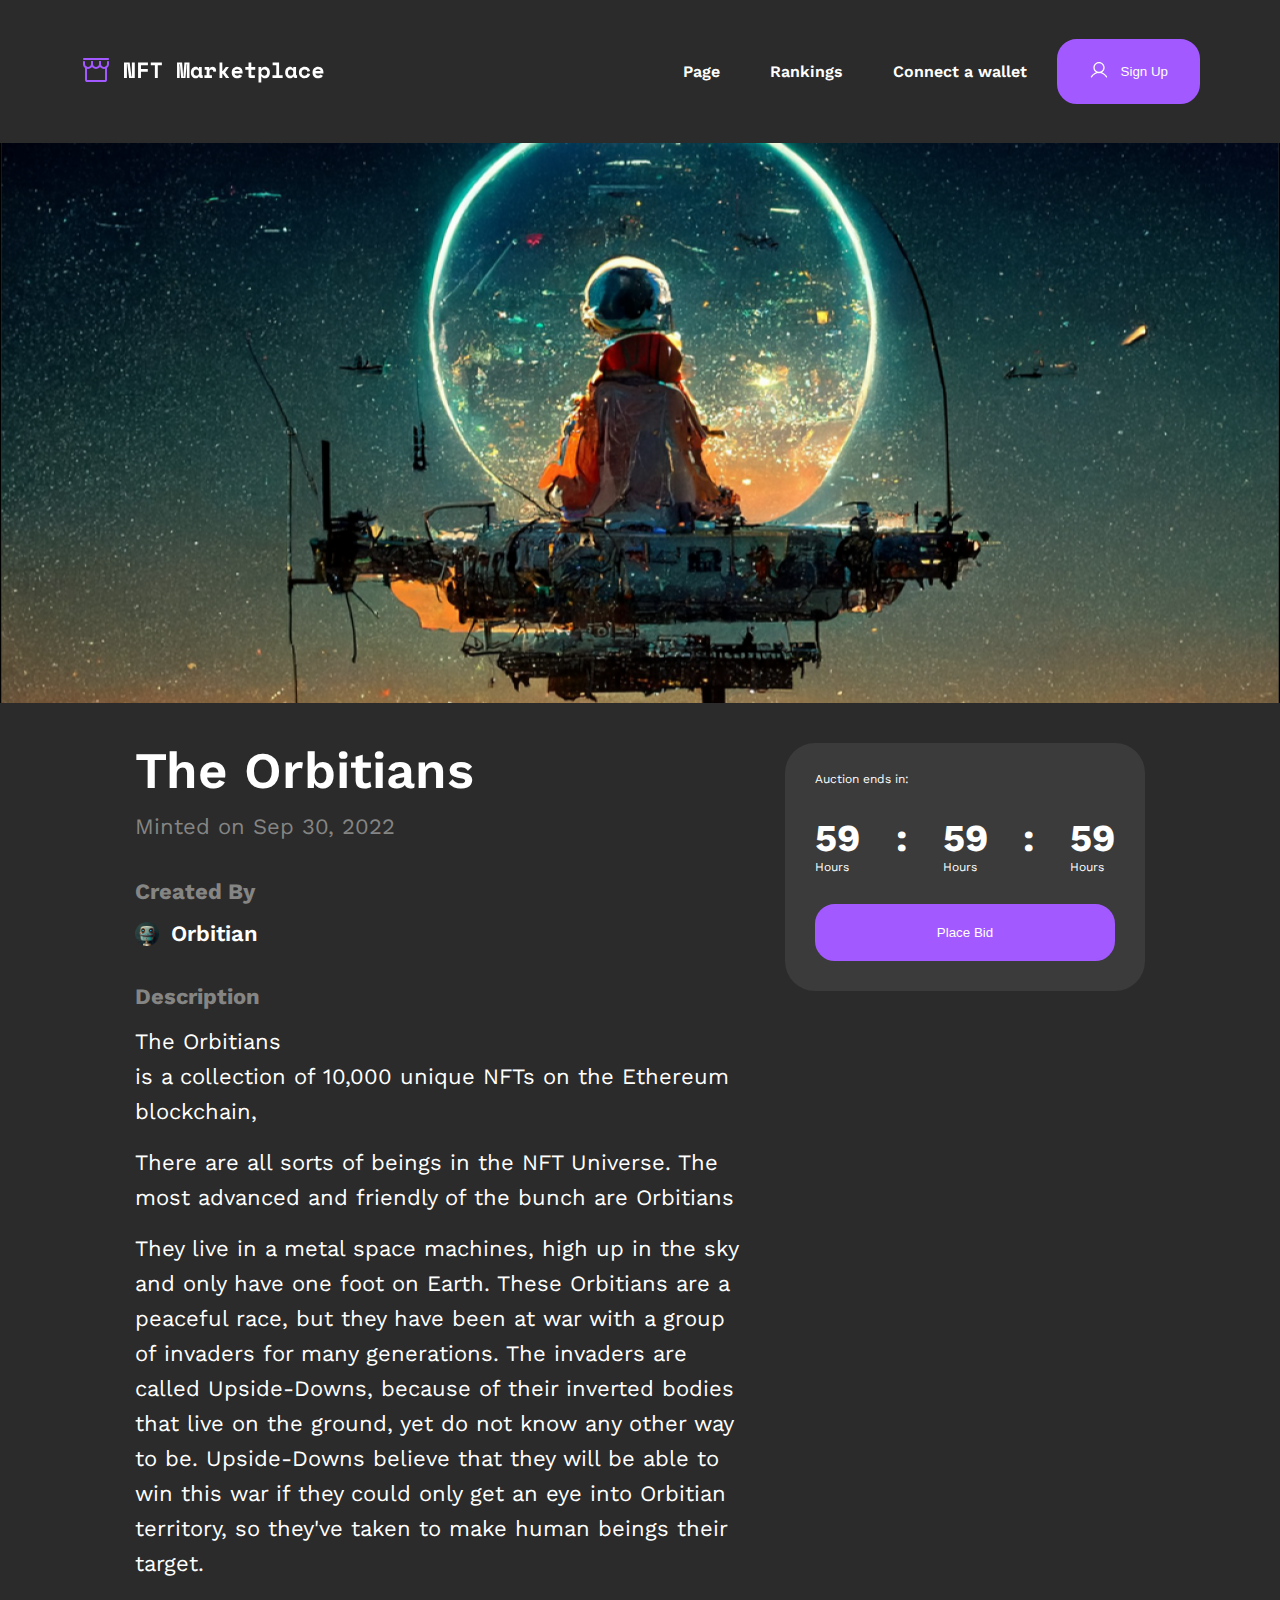
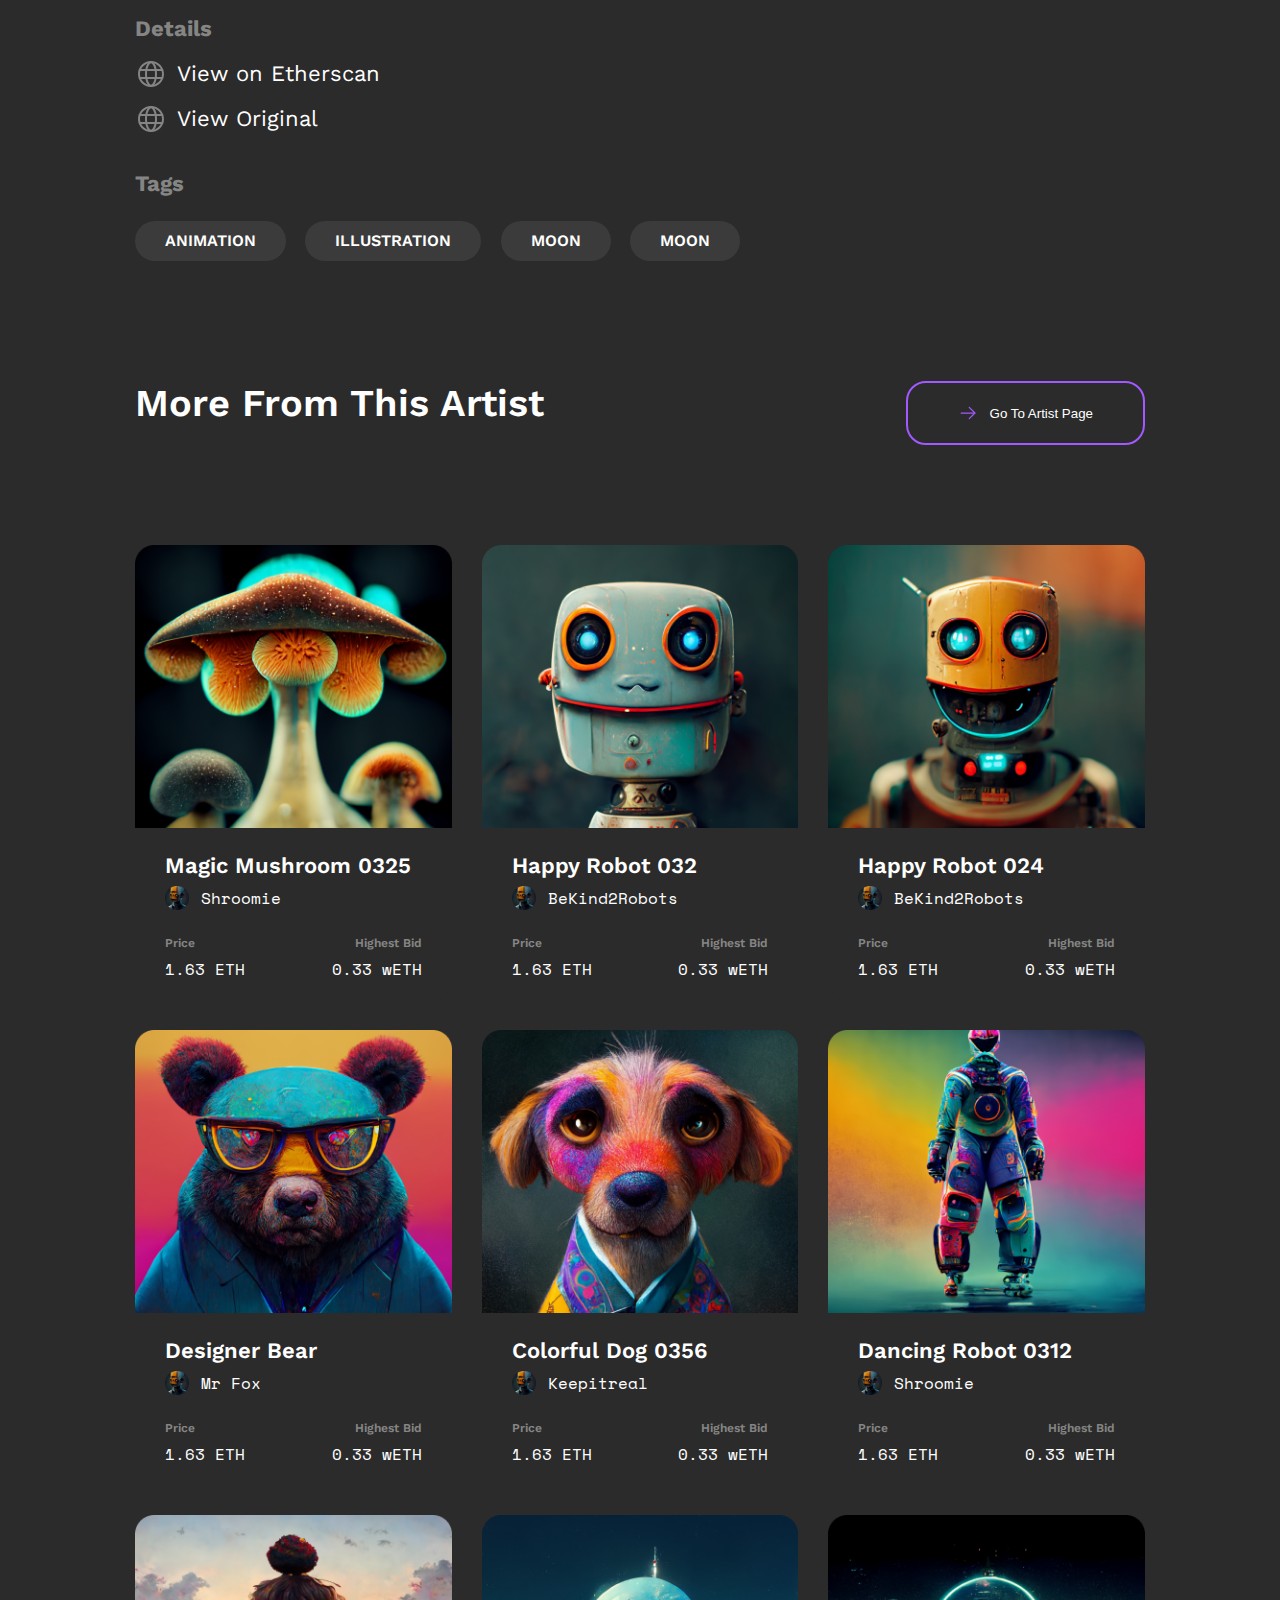
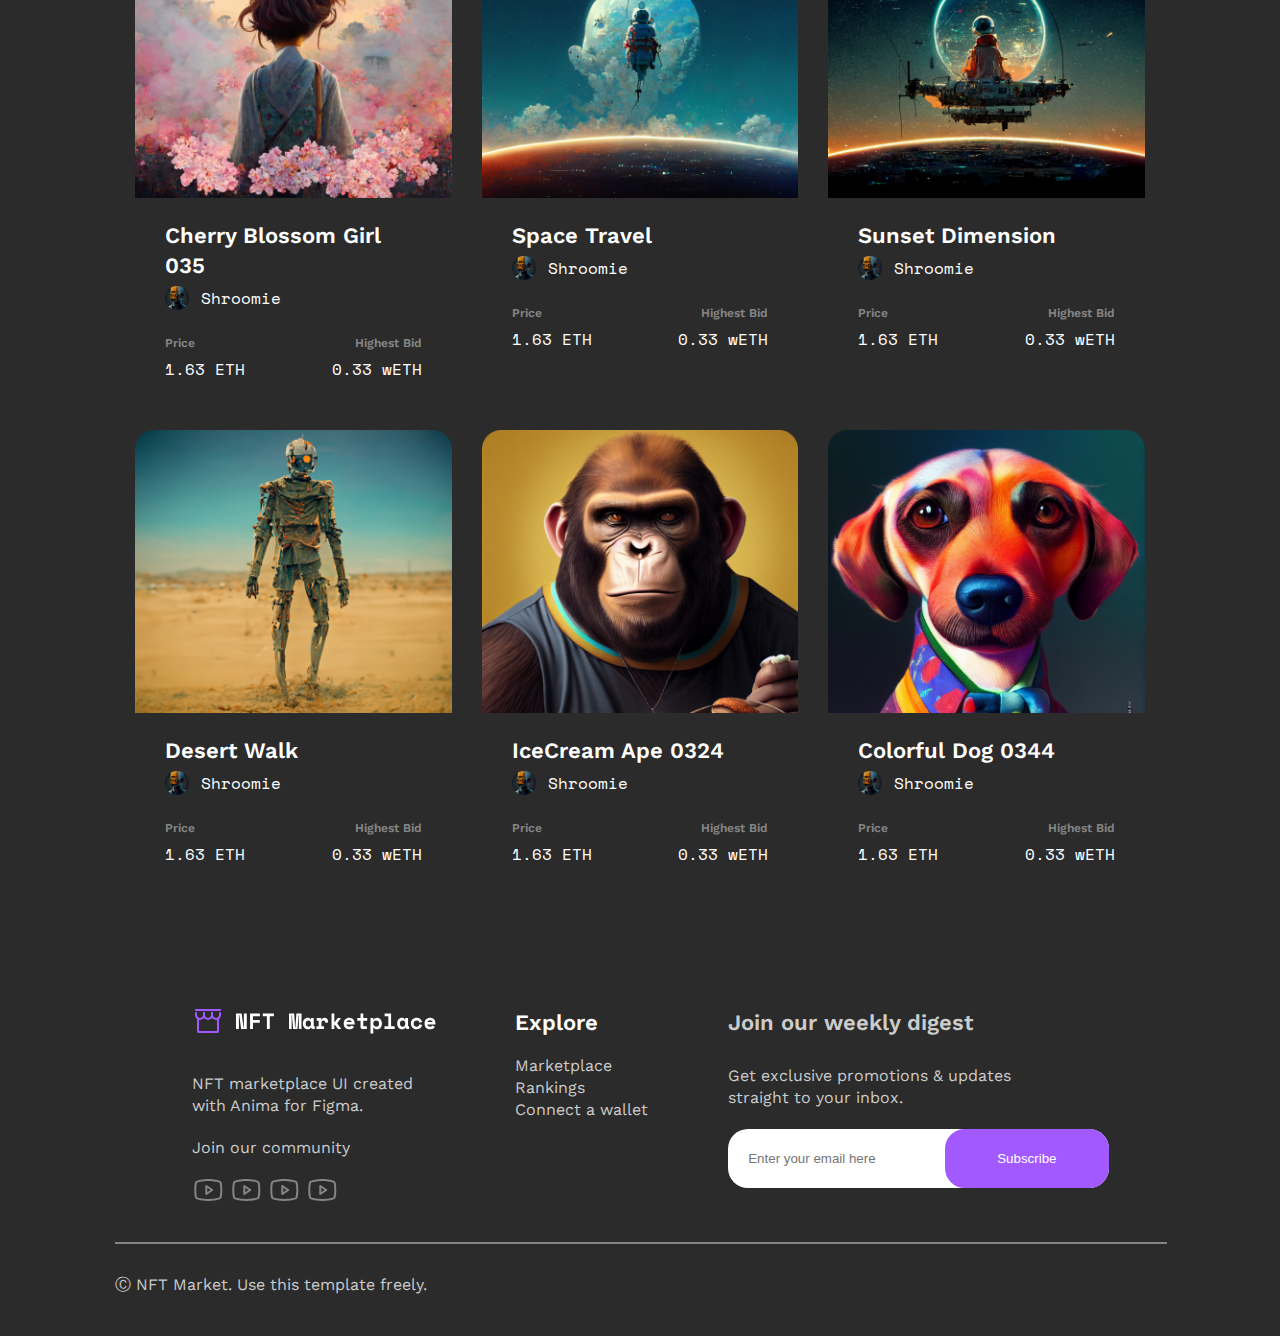
<file: pages/page.html>
<!DOCTYPE html>
<html lang="en">
<head>
  <meta charset="UTF-8">
  <meta name="viewport" content="width=device-width, initial-scale=1.0">  
  <link rel="preconnect" href="https://fonts.googleapis.com">
  <link rel="preconnect" href="https://fonts.gstatic.com" crossorigin>
  <link href="https://fonts.googleapis.com/css2?family=Work+Sans:ital,wght@0,100..900;1,100..900&display=swap" rel="stylesheet">
  <link rel="preconnect" href="https://fonts.googleapis.com">
  <link rel="preconnect" href="https://fonts.gstatic.com" crossorigin>
  <link href="https://fonts.googleapis.com/css2?family=Work+Sans:ital@0;1&display=swap" rel="stylesheet">
  <link rel="preconnect" href="https://fonts.googleapis.com">
  <link rel="preconnect" href="https://fonts.gstatic.com" crossorigin>
  <link href="https://fonts.googleapis.com/css2?family=Space+Mono:ital,wght@0,400;0,700;1,400;1,700&display=swap" rel="stylesheet">
  

  <link rel="stylesheet" href="../css/page.css">
  <link rel="stylesheet" href="../css/artist.css">
  <link rel="stylesheet" href="../css/marketplace.css">
  <title>Document</title>
</head>
<body class="dark-mod">
  <header class="header container container-header">
    <a href="../index.html">
      <svg width="244" height="32" viewBox="0 0 244 32" fill="none" xmlns="http://www.w3.org/2000/svg">
        <path fill-rule="evenodd" clip-rule="evenodd" d="M6 12.4502C6.55228 12.4502 7 12.8979 7 13.4502V26.0002H25V13.4502C25 12.8979 25.4477 12.4502 26 12.4502C26.5523 12.4502 27 12.8979 27 13.4502V26.0002C27 26.5306 26.7893 27.0393 26.4142 27.4144C26.0391 27.7895 25.5304 28.0002 25 28.0002H7C6.46957 28.0002 5.96086 27.7895 5.58579 27.4144C5.21071 27.0393 5 26.5306 5 26.0002V13.4502C5 12.8979 5.44772 12.4502 6 12.4502Z" fill="#A259FF"/>
        <path fill-rule="evenodd" clip-rule="evenodd" d="M3 5C3 4.44772 3.44772 4 4 4H28C28.5523 4 29 4.44772 29 5C29 5.55228 28.5523 6 28 6H4C3.44772 6 3 5.55228 3 5Z" fill="#A259FF"/>
        <path fill-rule="evenodd" clip-rule="evenodd" d="M4 7C4.55228 7 5 7.44772 5 8V10C5 10.7956 5.31607 11.5587 5.87868 12.1213C6.44129 12.6839 7.20435 13 8 13C8.79565 13 9.55871 12.6839 10.1213 12.1213C10.6839 11.5587 11 10.7956 11 10V8C11 7.44772 11.4477 7 12 7C12.5523 7 13 7.44772 13 8V10C13 11.3261 12.4732 12.5979 11.5355 13.5355C10.5979 14.4732 9.32608 15 8 15C6.67392 15 5.40215 14.4732 4.46447 13.5355C3.52678 12.5979 3 11.3261 3 10V8C3 7.44772 3.44772 7 4 7Z" fill="#A259FF"/>
        <path fill-rule="evenodd" clip-rule="evenodd" d="M12 7C12.5523 7 13 7.44772 13 8V10C13 10.7956 13.3161 11.5587 13.8787 12.1213C14.4413 12.6839 15.2044 13 16 13C16.7956 13 17.5587 12.6839 18.1213 12.1213C18.6839 11.5587 19 10.7956 19 10V8C19 7.44772 19.4477 7 20 7C20.5523 7 21 7.44772 21 8V10C21 11.3261 20.4732 12.5979 19.5355 13.5355C18.5979 14.4732 17.3261 15 16 15C14.6739 15 13.4021 14.4732 12.4645 13.5355C11.5268 12.5979 11 11.3261 11 10V8C11 7.44772 11.4477 7 12 7Z" fill="#A259FF"/>
        <path fill-rule="evenodd" clip-rule="evenodd" d="M20 7C20.5523 7 21 7.44772 21 8V10C21 10.7956 21.3161 11.5587 21.8787 12.1213C22.4413 12.6839 23.2044 13 24 13C24.7956 13 25.5587 12.6839 26.1213 12.1213C26.6839 11.5587 27 10.7956 27 10V8C27 7.44772 27.4477 7 28 7C28.5523 7 29 7.44772 29 8V10C29 11.3261 28.4732 12.5979 27.5355 13.5355C26.5979 14.4732 25.3261 15 24 15C22.6739 15 21.4021 14.4732 20.4645 13.5355C19.5268 12.5979 19 11.3261 19 10V8C19 7.44772 19.4477 7 20 7Z" fill="#A259FF"/>
        <path d="M51.48 22.5476H51.876V8.59961H54.78V23.9996H49.104L47.3 10.0516H46.904V23.9996H44V8.59961H49.676L51.48 22.5476Z" fill="white"/>
        <path d="M58.0647 8.59961H67.9207V11.3716H60.9687V14.8916H67.7887V17.6636H60.9687V23.9996H58.0647V8.59961Z" fill="white"/>
        <path d="M70.7874 8.59961H81.8754V11.3716H77.7834V23.9996H74.8794V11.3716H70.7874V8.59961Z" fill="white"/>
        <path d="M97.0248 8.59961H102.129L103.009 20.1716V22.4156H103.537V20.1716L104.417 8.59961H109.521V23.9996H106.881V13.7036L107.145 10.1836H106.617L105.473 23.9996H101.117L99.9288 10.1836H99.4008L99.6648 13.7036V23.9996H97.0248V8.59961Z" fill="white"/>
        <path d="M118.79 22.4156C118.496 23.1049 118.086 23.5963 117.558 23.8896C117.03 24.1683 116.414 24.3076 115.71 24.3076C115.05 24.3076 114.426 24.1829 113.84 23.9336C113.268 23.6843 112.762 23.3176 112.322 22.8336C111.882 22.3496 111.53 21.7629 111.266 21.0736C111.016 20.3843 110.892 19.5996 110.892 18.7196V18.3676C110.892 17.5023 111.016 16.7249 111.266 16.0356C111.515 15.3463 111.852 14.7596 112.278 14.2756C112.703 13.7916 113.194 13.4249 113.752 13.1756C114.324 12.9116 114.932 12.7796 115.578 12.7796C116.355 12.7796 116.978 12.9116 117.448 13.1756C117.932 13.4396 118.313 13.8503 118.592 14.4076H118.988V13.0876H121.76V20.6996C121.76 21.1396 121.958 21.3596 122.354 21.3596H122.772V23.9996H120.88C120.381 23.9996 119.97 23.8529 119.648 23.5596C119.34 23.2663 119.186 22.8849 119.186 22.4156H118.79ZM116.326 21.6676C117.132 21.6676 117.778 21.4036 118.262 20.8756C118.746 20.3329 118.988 19.5996 118.988 18.6756V18.4116C118.988 17.4876 118.746 16.7616 118.262 16.2336C117.778 15.6909 117.132 15.4196 116.326 15.4196C115.519 15.4196 114.874 15.6909 114.39 16.2336C113.906 16.7616 113.664 17.4876 113.664 18.4116V18.6756C113.664 19.5996 113.906 20.3329 114.39 20.8756C114.874 21.4036 115.519 21.6676 116.326 21.6676Z" fill="white"/>
        <path d="M124.67 13.0876H129.29V14.6716H129.686C129.892 14.0703 130.236 13.6083 130.72 13.2856C131.219 12.9483 131.813 12.7796 132.502 12.7796C133.588 12.7796 134.46 13.1243 135.12 13.8136C135.78 14.4883 136.11 15.5223 136.11 16.9156V17.3996L133.25 17.6636V17.3556C133.25 16.7543 133.096 16.2776 132.788 15.9256C132.48 15.5589 132.018 15.3756 131.402 15.3756C130.786 15.3756 130.302 15.5883 129.95 16.0136C129.598 16.4389 129.422 17.0476 129.422 17.8396V21.3596H131.93V23.9996H124.406V21.3596H126.65V15.7276H124.67V13.0876Z" fill="white"/>
        <path d="M142.321 17.0916H142.849L145.753 13.0876H148.789V13.2196L145.269 18.2136V18.6096L149.141 23.8676V23.9996H145.973L142.849 19.7316H142.321V23.9996H139.549V8.59961H142.321V17.0916Z" fill="white"/>
        <path d="M154.582 19.4456C154.596 19.7683 154.67 20.0689 154.802 20.3476C154.948 20.6116 155.139 20.8463 155.374 21.0516C155.623 21.2423 155.902 21.3963 156.21 21.5136C156.532 21.6163 156.87 21.6676 157.222 21.6676C157.911 21.6676 158.439 21.5503 158.806 21.3156C159.172 21.0663 159.436 20.7729 159.598 20.4356L161.974 21.7556C161.842 22.0343 161.658 22.3276 161.424 22.6356C161.189 22.9289 160.881 23.2003 160.5 23.4496C160.133 23.6989 159.678 23.9043 159.136 24.0656C158.608 24.2269 157.984 24.3076 157.266 24.3076C156.444 24.3076 155.696 24.1756 155.022 23.9116C154.347 23.6476 153.76 23.2663 153.262 22.7676C152.778 22.2689 152.396 21.6603 152.118 20.9416C151.854 20.2229 151.722 19.4089 151.722 18.4996V18.3676C151.722 17.5316 151.861 16.7689 152.14 16.0796C152.433 15.3903 152.829 14.8036 153.328 14.3196C153.826 13.8356 154.406 13.4616 155.066 13.1976C155.74 12.9189 156.459 12.7796 157.222 12.7796C158.16 12.7796 158.967 12.9483 159.642 13.2856C160.316 13.6083 160.874 14.0263 161.314 14.5396C161.754 15.0383 162.076 15.5956 162.282 16.2116C162.487 16.8129 162.59 17.3996 162.59 17.9716V19.4456H154.582ZM157.2 15.2876C156.496 15.2876 155.924 15.4709 155.484 15.8376C155.044 16.1896 154.758 16.6003 154.626 17.0696H159.774C159.686 16.5563 159.407 16.1309 158.938 15.7936C158.483 15.4563 157.904 15.2876 157.2 15.2876Z" fill="white"/>
        <path d="M165.302 13.0876H168.536V8.59961H171.308V13.0876H175.246V15.7276H171.308V20.6996C171.308 21.1396 171.506 21.3596 171.902 21.3596H174.85V23.9996H170.23C169.732 23.9996 169.321 23.8383 168.998 23.5156C168.69 23.1929 168.536 22.7823 168.536 22.2836V15.7276H165.302V13.0876Z" fill="white"/>
        <path d="M181.281 28.3996H178.509V13.0876H181.281V14.6716H181.677C181.97 14.0703 182.396 13.6083 182.953 13.2856C183.51 12.9483 184.222 12.7796 185.087 12.7796C185.732 12.7796 186.341 12.9043 186.913 13.1536C187.5 13.4029 188.006 13.7696 188.431 14.2536C188.871 14.7229 189.216 15.3023 189.465 15.9916C189.729 16.6809 189.861 17.4656 189.861 18.3456V18.7416C189.861 19.6363 189.736 20.4283 189.487 21.1176C189.238 21.8069 188.9 22.3936 188.475 22.8776C188.05 23.3469 187.544 23.7063 186.957 23.9556C186.385 24.1903 185.762 24.3076 185.087 24.3076C184.588 24.3076 184.156 24.2563 183.789 24.1536C183.422 24.0509 183.1 23.9116 182.821 23.7356C182.557 23.5596 182.33 23.3616 182.139 23.1416C181.963 22.9069 181.809 22.6649 181.677 22.4156H181.281V28.3996ZM184.185 21.6676C185.05 21.6676 185.747 21.4036 186.275 20.8756C186.818 20.3329 187.089 19.5996 187.089 18.6756V18.4116C187.089 17.4876 186.818 16.7616 186.275 16.2336C185.747 15.6909 185.05 15.4196 184.185 15.4196C183.32 15.4196 182.616 15.6983 182.073 16.2556C181.545 16.7983 181.281 17.5169 181.281 18.4116V18.6756C181.281 19.5703 181.545 20.2963 182.073 20.8536C182.616 21.3963 183.32 21.6676 184.185 21.6676Z" fill="white"/>
        <path d="M192.486 21.3596H196.314V11.2396H192.618V8.59961H199.086V21.3596H202.65V23.9996H192.486V21.3596Z" fill="white"/>
        <path d="M213.084 22.4156C212.791 23.1049 212.38 23.5963 211.852 23.8896C211.324 24.1683 210.708 24.3076 210.004 24.3076C209.344 24.3076 208.721 24.1829 208.134 23.9336C207.562 23.6843 207.056 23.3176 206.616 22.8336C206.176 22.3496 205.824 21.7629 205.56 21.0736C205.311 20.3843 205.186 19.5996 205.186 18.7196V18.3676C205.186 17.5023 205.311 16.7249 205.56 16.0356C205.81 15.3463 206.147 14.7596 206.572 14.2756C206.998 13.7916 207.489 13.4249 208.046 13.1756C208.618 12.9116 209.227 12.7796 209.872 12.7796C210.65 12.7796 211.273 12.9116 211.742 13.1756C212.226 13.4396 212.608 13.8503 212.886 14.4076H213.282V13.0876H216.054V20.6996C216.054 21.1396 216.252 21.3596 216.648 21.3596H217.066V23.9996H215.174C214.676 23.9996 214.265 23.8529 213.942 23.5596C213.634 23.2663 213.48 22.8849 213.48 22.4156H213.084ZM210.62 21.6676C211.427 21.6676 212.072 21.4036 212.556 20.8756C213.04 20.3329 213.282 19.5996 213.282 18.6756V18.4116C213.282 17.4876 213.04 16.7616 212.556 16.2336C212.072 15.6909 211.427 15.4196 210.62 15.4196C209.814 15.4196 209.168 15.6909 208.684 16.2336C208.2 16.7616 207.958 17.4876 207.958 18.4116V18.6756C207.958 19.5996 208.2 20.3329 208.684 20.8756C209.168 21.4036 209.814 21.6676 210.62 21.6676Z" fill="white"/>
        <path d="M230.141 19.9956C229.892 21.2863 229.298 22.3276 228.359 23.1196C227.435 23.9116 226.196 24.3076 224.641 24.3076C223.834 24.3076 223.079 24.1829 222.375 23.9336C221.686 23.6843 221.084 23.3249 220.571 22.8556C220.058 22.3863 219.654 21.8069 219.361 21.1176C219.068 20.4283 218.921 19.6436 218.921 18.7636V18.4996C218.921 17.6196 219.068 16.8276 219.361 16.1236C219.654 15.4196 220.058 14.8183 220.571 14.3196C221.099 13.8209 221.708 13.4396 222.397 13.1756C223.101 12.9116 223.849 12.7796 224.641 12.7796C226.166 12.7796 227.398 13.1756 228.337 13.9676C229.29 14.7596 229.892 15.8009 230.141 17.0916L227.413 17.7956C227.325 17.1503 227.046 16.5929 226.577 16.1236C226.108 15.6543 225.448 15.4196 224.597 15.4196C224.201 15.4196 223.827 15.4929 223.475 15.6396C223.123 15.7863 222.815 15.9989 222.551 16.2776C222.287 16.5416 222.074 16.8716 221.913 17.2676C221.766 17.6489 221.693 18.0816 221.693 18.5656V18.6976C221.693 19.1816 221.766 19.6143 221.913 19.9956C222.074 20.3623 222.287 20.6703 222.551 20.9196C222.815 21.1689 223.123 21.3596 223.475 21.4916C223.827 21.6089 224.201 21.6676 224.597 21.6676C225.448 21.6676 226.093 21.4549 226.533 21.0296C226.988 20.6043 227.281 20.0323 227.413 19.3136L230.141 19.9956Z" fill="white"/>
        <path d="M235.406 19.4456C235.421 19.7683 235.494 20.0689 235.626 20.3476C235.773 20.6116 235.963 20.8463 236.198 21.0516C236.447 21.2423 236.726 21.3963 237.034 21.5136C237.357 21.6163 237.694 21.6676 238.046 21.6676C238.735 21.6676 239.263 21.5503 239.63 21.3156C239.997 21.0663 240.261 20.7729 240.422 20.4356L242.798 21.7556C242.666 22.0343 242.483 22.3276 242.248 22.6356C242.013 22.9289 241.705 23.2003 241.324 23.4496C240.957 23.6989 240.503 23.9043 239.96 24.0656C239.432 24.2269 238.809 24.3076 238.09 24.3076C237.269 24.3076 236.521 24.1756 235.846 23.9116C235.171 23.6476 234.585 23.2663 234.086 22.7676C233.602 22.2689 233.221 21.6603 232.942 20.9416C232.678 20.2229 232.546 19.4089 232.546 18.4996V18.3676C232.546 17.5316 232.685 16.7689 232.964 16.0796C233.257 15.3903 233.653 14.8036 234.152 14.3196C234.651 13.8356 235.23 13.4616 235.89 13.1976C236.565 12.9189 237.283 12.7796 238.046 12.7796C238.985 12.7796 239.791 12.9483 240.466 13.2856C241.141 13.6083 241.698 14.0263 242.138 14.5396C242.578 15.0383 242.901 15.5956 243.106 16.2116C243.311 16.8129 243.414 17.3996 243.414 17.9716V19.4456H235.406ZM238.024 15.2876C237.32 15.2876 236.748 15.4709 236.308 15.8376C235.868 16.1896 235.582 16.6003 235.45 17.0696H240.598C240.51 16.5563 240.231 16.1309 239.762 15.7936C239.307 15.4563 238.728 15.2876 238.024 15.2876Z" fill="white"/>
        </svg>
    </a>

    <nav class="header__nav">
      <ul class=" header__list">
        <li>
          <a class="header__link" href="./page.html">
            Page
          </a>
        </li>
        <li>
          <a class="header__link" href="./connect.html">
            Rankings
          </a>
        </li>
        <li>
          <a class="header__link" href="./ranking.html">
            Connect a wallet
          </a>
        </li>
        <li class="btns">
          <button class="button">
            Sign Up
          </button>
          <button id="mod" class="mod">
            mod
          </button>
        </li>
      </ul>
    </nav>

    <div id="nav-icon1">
      <span></span>
      <span></span>
      <span></span>
    </div>
  </header>

  <main class="marketplace page">  
    <div class="page__hero-bg"></div>


    <div class="container page__hero">  


      <h1 class="page__title">
        The Orbitians
      </h1>

      <p class="page__date">
        Minted on Sep 30, 2022
      </p>

      <div class="page__cloks">
        <p class="page__cloks--title">
          Auction ends in:
        </p>
        <div class="page__cloks-time">
          <p>
            59
            <span>
              Hours
            </span>
          </p>
          <p>
            :
          </p>
          <p>
            59
            <span>
              Hours
            </span>
          </p>
          <p>
            :
          </p>
          <p>
            59
            <span>
              Hours
            </span>
          </p>
        </div>
        <button class="button">
          Place Bid
        </button>

      </div>

      <p class="page__slogan">
        Created By
      </p>

      <div class=" page__creator">
        <img src="../imgs/RustyRobot.png" alt="">
        <p>
          Orbitian
        </p>
      </div>

      <p class="page__slogan">
        Description
      </p>
      <div class="page__texts">
        <p>
          The Orbitians <br>
          is a collection of 10,000 unique NFTs on the Ethereum blockchain,
        </p>
        <p>
          There are all sorts of beings in the NFT Universe. The most advanced and friendly of the bunch are Orbitians
        </p>
        <p>
          They live in a metal space machines, high up in the sky and only have one foot on Earth.
          These Orbitians are a peaceful race, but they have been at war with a group of invaders for many generations. The invaders are called Upside-Downs, because of their inverted bodies that live on the ground, yet do not know any other way to be. Upside-Downs believe that they will be able to win this war if they could only get an eye into Orbitian territory, so they've taken to make human beings their target.
        </p>
      </div>
      <p class="page__slogan">
        Details
      </p>

      <div class=" page__links">
        <img src="../imgs/Globe.svg" alt="">
        View on Etherscan
      </div>

      <div class=" page__links page__links--2">
        <img src="../imgs/Globe.svg" alt="">
        View Original
      </div>
      
      <p class="page__slogan page__slogan-tags">
        Tags
      </p>  

      <div class="page__kateg">
        <a href="#">
          Animation 
        </a>
        <a href="#">
          illustration  
        </a>
        <a href="#">
          moon  
        </a>
        <a href="#">
          moon  
        </a>
      </div>

      <div class="page__list--start">
        <h2 class="">
          More From This Artist
        </h2>
        <button class="button">
          <img src="../imgs/ArrowRight-arrow.svg" alt="">
          Go To Artist Page
        </button>
      </div>

    </div>


    <div class="box  ">
      <div class="container">
        <ul class="marketplace__cards">
          <li class="marketplace__card">
            <img class="big-img"  src="../imgs/Image Placeholder-325.png" alt="">
            <div class="inner">
              <h2 class="marketplace__card--title">
                Magic Mushroom 0325
              </h2>
              <p class="marketplace__creator">
                <img class="" src="../imgs/robotica.png " alt="">
                Shroomie
              </p>
              <div class="marketplace__card--titles">
                <p>
                  Price
                </p>
                <p>
                  Highest Bid
                </p>
              </div>
              <div class="marketplace__card--info">
                <p>
                  1.63 ETH
                </p>
                <p>
                  0.33 wETH
                </p>
              </div>
            </div>
          </li>
          <li class="marketplace__card">
            <img class="big-img"  src="../imgs/Image-032.png" alt="">
            <div class="inner">
              <h2 class="marketplace__card--title">
                Happy Robot 032
              </h2>
              <p class="marketplace__creator">
                <img class="" src="../imgs/robotica.png " alt="">
                BeKind2Robots
              </p>
              <div class="marketplace__card--titles">
                <p>
                  Price
                </p>
                <p>
                  Highest Bid
                </p>
              </div>
              <div class="marketplace__card--info">
                <p>
                  1.63 ETH
                </p>
                <p>
                  0.33 wETH
                </p>
              </div>
            </div>
          </li>
          <li class="marketplace__card">
            <img class="big-img"  src="../imgs/Image Placeholder-024.png" alt="">
            <div class="inner">
              <h2 class="marketplace__card--title">
                Happy Robot 024
              </h2>
              <p class="marketplace__creator">
                <img class="" src="../imgs/robotica.png " alt="">
                BeKind2Robots
              </p>
              <div class="marketplace__card--titles">
                <p>
                  Price
                </p>
                <p>
                  Highest Bid
                </p>
              </div>
              <div class="marketplace__card--info">
                <p>
                  1.63 ETH
                </p>
                <p>
                  0.33 wETH
                </p>
              </div>
            </div>
          </li>
          <li class="marketplace__card">
            <img class="big-img"  src="../imgs/Image Placeholder-bear.png" alt="">
            <div class="inner">
              <h2 class="marketplace__card--title">
                Designer Bear
              </h2>
              <p class="marketplace__creator">
                <img class="" src="../imgs/robotica.png " alt="">
                Mr Fox
              </p>
              <div class="marketplace__card--titles">
                <p>
                  Price
                </p>
                <p>
                  Highest Bid
                </p>
              </div>
              <div class="marketplace__card--info">
                <p>
                  1.63 ETH
                </p>
                <p>
                  0.33 wETH
                </p>
              </div>
            </div>
          </li>
          <li class="marketplace__card">
            <img class="big-img"  src="../imgs/Image Placeholder-0356.png" alt="">
            <div class="inner">
              <h2 class="marketplace__card--title">
                Colorful Dog 0356
              </h2>
              <p class="marketplace__creator">
                <img class="" src="../imgs/robotica.png " alt="">
                Keepitreal
              </p>
              <div class="marketplace__card--titles">
                <p>
                  Price
                </p>
                <p>
                  Highest Bid
                </p>
              </div>
              <div class="marketplace__card--info">
                <p>
                  1.63 ETH
                </p>
                <p>
                  0.33 wETH
                </p>
              </div>
            </div>
          </li>
          <li class="marketplace__card">
            <img class="big-img"  src="../imgs/Image Placeholder-0312.png" alt="">
            <div class="inner">
              <h2 class="marketplace__card--title">
                Dancing Robot 0312
              </h2>
              <p class="marketplace__creator">
                <img class="" src="../imgs/robotica.png " alt="">
                Shroomie
              </p>
              <div class="marketplace__card--titles">
                <p>
                  Price
                </p>
                <p>
                  Highest Bid
                </p>
              </div>
              <div class="marketplace__card--info">
                <p>
                  1.63 ETH
                </p>
                <p>
                  0.33 wETH
                </p>
              </div>
            </div>
          </li>
          <li class="marketplace__card">
            <img class="big-img"  src="../imgs/Image Placeholder-035.png" alt="">
            <div class="inner">
              <h2 class="marketplace__card--title">
                Cherry Blossom Girl 035
              </h2>
              <p class="marketplace__creator">
                <img class="" src="../imgs/robotica.png " alt="">
                Shroomie
              </p>
              <div class="marketplace__card--titles">
                <p>
                  Price
                </p>
                <p>
                  Highest Bid
                </p>
              </div>
              <div class="marketplace__card--info">
                <p>
                  1.63 ETH
                </p>
                <p>
                  0.33 wETH
                </p>
              </div>
            </div>
          </li>
          <li class="marketplace__card">
            <img class="big-img"  src="../imgs/Image Placeholder-travel.png" alt="">
            <div class="inner">
              <h2 class="marketplace__card--title">
                Space Travel
              </h2>
              <p class="marketplace__creator">
                <img class="" src="../imgs/robotica.png " alt="">
                Shroomie
              </p>
              <div class="marketplace__card--titles">
                <p>
                  Price
                </p>
                <p>
                  Highest Bid
                </p>
              </div>
              <div class="marketplace__card--info">
                <p>
                  1.63 ETH
                </p>
                <p>
                  0.33 wETH
                </p>
              </div>
            </div>
          </li>
          <li class="marketplace__card">
            <img class="big-img"  src="../imgs/Image Placeholder-dimension.png" alt="">
            <div class="inner">
              <h2 class="marketplace__card--title">
                Sunset Dimension
              </h2>
              <p class="marketplace__creator">
                <img class="" src="../imgs/robotica.png " alt="">
                Shroomie
              </p>
              <div class="marketplace__card--titles">
                <p>
                  Price
                </p>
                <p>
                  Highest Bid
                </p>
              </div>
              <div class="marketplace__card--info">
                <p>
                  1.63 ETH
                </p>
                <p>
                  0.33 wETH
                </p>
              </div>
            </div>
          </li>
          <li class="marketplace__card">
            <img class="big-img"  src="../imgs/Image Placeholder-walk.png" alt="">
            <div class="inner">
              <h2 class="marketplace__card--title">
                Desert Walk
              </h2>
              <p class="marketplace__creator">
                <img class="" src="../imgs/robotica.png " alt="">
                Shroomie
              </p>
              <div class="marketplace__card--titles">
                <p>
                  Price
                </p>
                <p>
                  Highest Bid
                </p>
              </div>
              <div class="marketplace__card--info">
                <p>
                  1.63 ETH
                </p>
                <p>
                  0.33 wETH
                </p>
              </div>
            </div>
          </li>
          <li class="marketplace__card">
            <img class="big-img"  src="../imgs/Image Placeholder-0324.png" alt="">
            <div class="inner">
              <h2 class="marketplace__card--title">
                IceCream Ape 0324
              </h2>
              <p class="marketplace__creator">
                <img class="" src="../imgs/robotica.png " alt="">
                Shroomie
              </p>
              <div class="marketplace__card--titles">
                <p>
                  Price
                </p>
                <p>
                  Highest Bid
                </p>
              </div>
              <div class="marketplace__card--info">
                <p>
                  1.63 ETH
                </p>
                <p>
                  0.33 wETH
                </p>
              </div>
            </div>
          </li>
          <li class="marketplace__card">
            <img class="big-img"  src="../imgs/Image Placeholder-0344.png" alt="">
            <div class="inner">
              <h2 class="marketplace__card--title">
                Colorful Dog 0344
              </h2>
              <p class="marketplace__creator">
                <img class="" src="../imgs/robotica.png " alt="">
                Shroomie
              </p>
              <div class="marketplace__card--titles">
                <p>
                  Price
                </p>
                <p>
                  Highest Bid
                </p>
              </div>
              <div class="marketplace__card--info">
                <p>
                  1.63 ETH
                </p>
                <p>
                  0.33 wETH
                </p>
              </div>
            </div>
          </li>
        </ul>
      </div>
  </div>

  </main>

  <footer class="footer">
    <div class="container">
      <div class="footer__box">
        <div class="links">
          <a class="logo" href="#">
            <img src="../imgs/Logo-logo.svg" alt="">
          </a>
          <p class="anima">
            NFT marketplace UI created with Anima for Figma.
          </p>
          <p>
            Join our community
          </p>
          <div class="">
            <a href="#">
              <img src="../imgs/YoutubeLogo-youtube.svg" alt="">
            </a>
            <a href="#">
              <img src="../imgs/YoutubeLogo-youtube.svg" alt="">
            </a>
            <a href="#">
              <img src="../imgs/YoutubeLogo-youtube.svg" alt="">
            </a>
            <a href="#">
              <img src="../imgs/YoutubeLogo-youtube.svg" alt="">
            </a>
          </div>
        </div>
        <ul class="lists">
          <li class="top">
            Explore
          </li>
          <li>
            <a href="#">
              Marketplace
            </a>
          </li>
          <li>
            <a href="#">
              Rankings
            </a>
          </li>
          <li>
            <a href="#">
              Connect a wallet
            </a>
          </li>
        </ul>
        <div class="text">
          <h2>
            Join our weekly digest
          </h2>
          <p>
            Get exclusive promotions & updates straight to your inbox.
          </p>
          <form action="#">
            <input type="email" placeholder="Enter your email here" >
            <button class="button">
              Subscribe
            </button>
          </form>
        </div>
      </div>
      <span></span>
      <p>
        Ⓒ NFT Market. Use this template freely.
      </p>

    </div>
  </footer>

  <script src="../js/masala.js"></script>
  <script src="../js/main.js"></script>

</body>
</html>
</file>
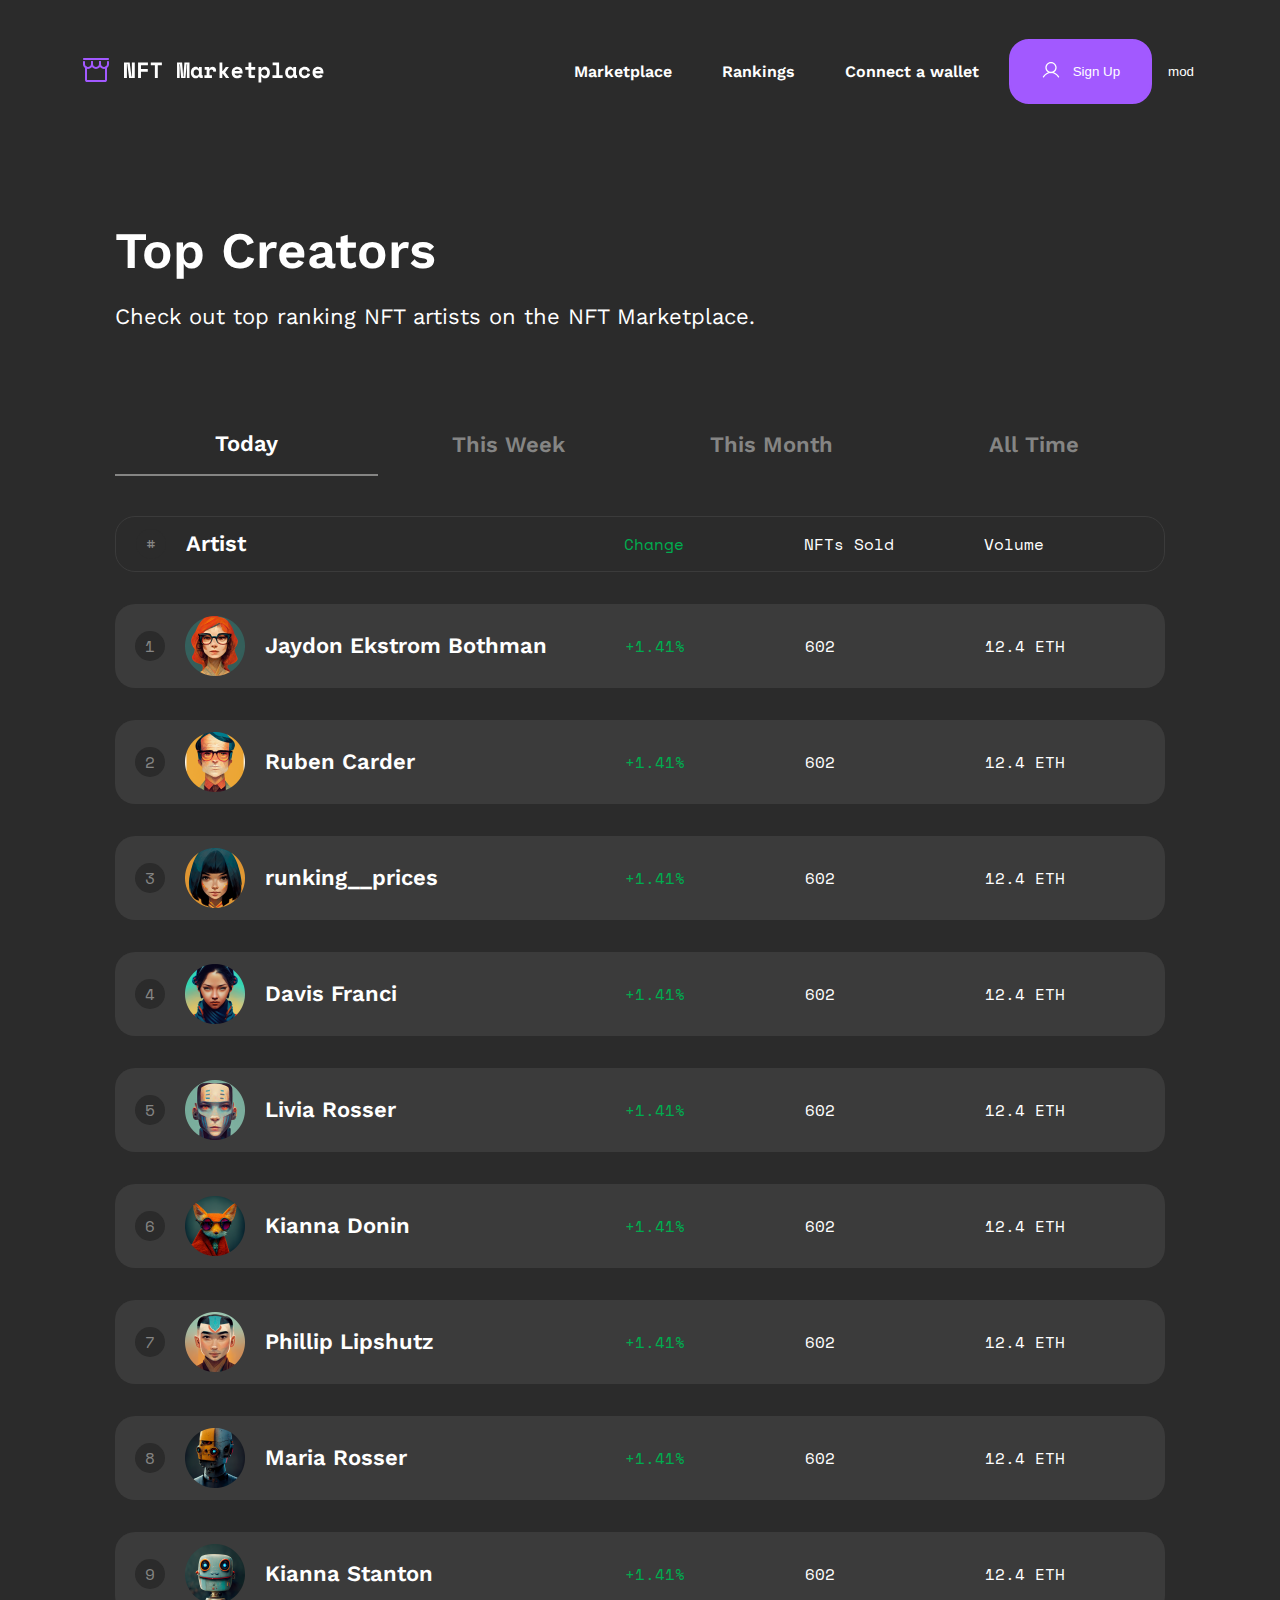
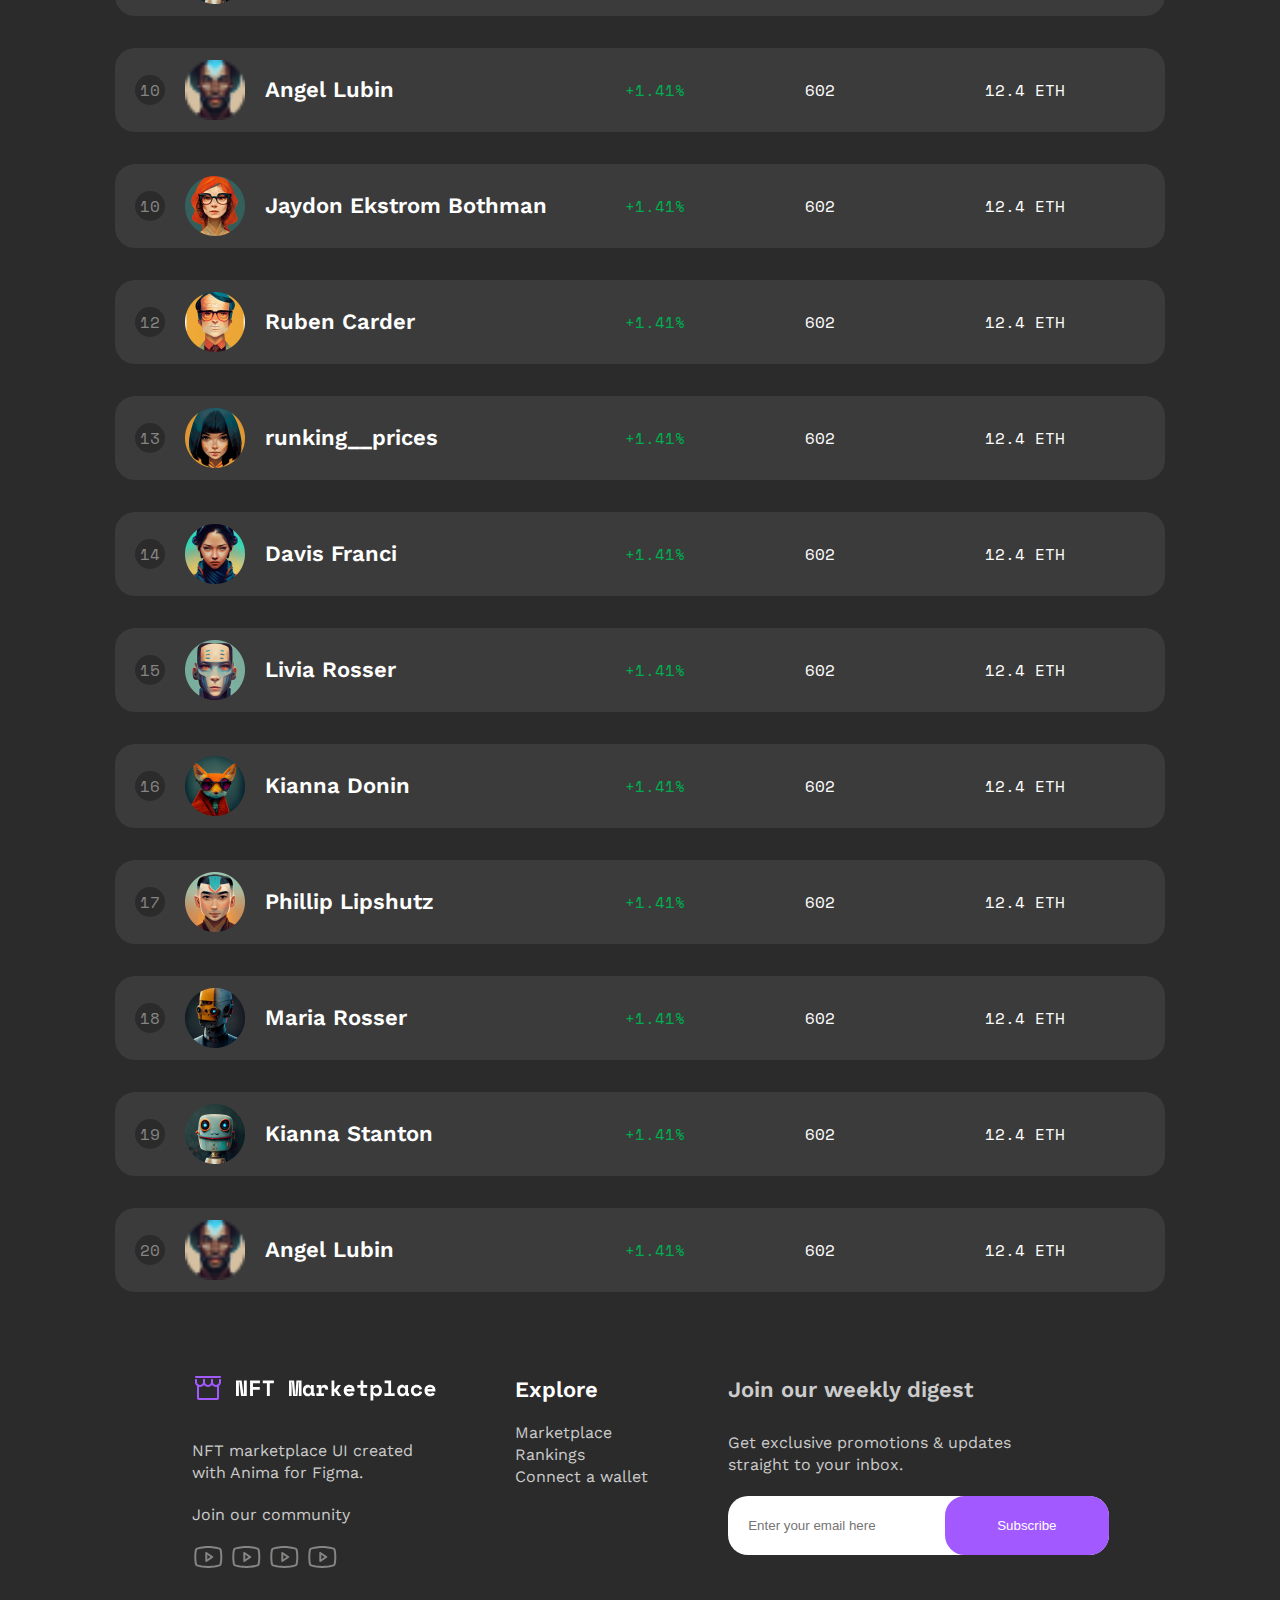
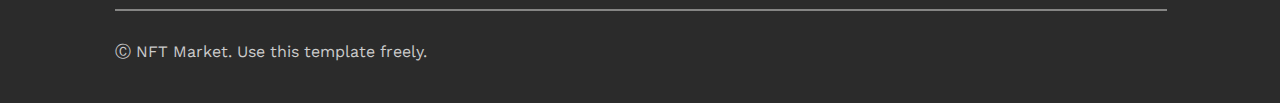
<file: pages/ranking.html>
<!DOCTYPE html>
<html lang="en">
<head>
  <meta charset="UTF-8">
  <meta name="viewport" content="width=device-width, initial-scale=1.0">  
  <link rel="preconnect" href="https://fonts.googleapis.com">
  <link rel="preconnect" href="https://fonts.gstatic.com" crossorigin>
  <link href="https://fonts.googleapis.com/css2?family=Work+Sans:ital,wght@0,100..900;1,100..900&display=swap" rel="stylesheet">
  <link rel="preconnect" href="https://fonts.googleapis.com">
  <link rel="preconnect" href="https://fonts.gstatic.com" crossorigin>
  <link href="https://fonts.googleapis.com/css2?family=Work+Sans:ital@0;1&display=swap" rel="stylesheet">
  <link rel="preconnect" href="https://fonts.googleapis.com">
  <link rel="preconnect" href="https://fonts.gstatic.com" crossorigin>
  <link href="https://fonts.googleapis.com/css2?family=Space+Mono:ital,wght@0,400;0,700;1,400;1,700&display=swap" rel="stylesheet">
  
  <link rel="stylesheet" href="../css/ranking.css">
  <title>Document</title>
</head>
<body class="dark-mod">
  <header class="header container container-header">
    <a href="../index.html">
      <svg width="244" height="32" viewBox="0 0 244 32" fill="none" xmlns="http://www.w3.org/2000/svg">
        <path fill-rule="evenodd" clip-rule="evenodd" d="M6 12.4502C6.55228 12.4502 7 12.8979 7 13.4502V26.0002H25V13.4502C25 12.8979 25.4477 12.4502 26 12.4502C26.5523 12.4502 27 12.8979 27 13.4502V26.0002C27 26.5306 26.7893 27.0393 26.4142 27.4144C26.0391 27.7895 25.5304 28.0002 25 28.0002H7C6.46957 28.0002 5.96086 27.7895 5.58579 27.4144C5.21071 27.0393 5 26.5306 5 26.0002V13.4502C5 12.8979 5.44772 12.4502 6 12.4502Z" fill="#A259FF"/>
        <path fill-rule="evenodd" clip-rule="evenodd" d="M3 5C3 4.44772 3.44772 4 4 4H28C28.5523 4 29 4.44772 29 5C29 5.55228 28.5523 6 28 6H4C3.44772 6 3 5.55228 3 5Z" fill="#A259FF"/>
        <path fill-rule="evenodd" clip-rule="evenodd" d="M4 7C4.55228 7 5 7.44772 5 8V10C5 10.7956 5.31607 11.5587 5.87868 12.1213C6.44129 12.6839 7.20435 13 8 13C8.79565 13 9.55871 12.6839 10.1213 12.1213C10.6839 11.5587 11 10.7956 11 10V8C11 7.44772 11.4477 7 12 7C12.5523 7 13 7.44772 13 8V10C13 11.3261 12.4732 12.5979 11.5355 13.5355C10.5979 14.4732 9.32608 15 8 15C6.67392 15 5.40215 14.4732 4.46447 13.5355C3.52678 12.5979 3 11.3261 3 10V8C3 7.44772 3.44772 7 4 7Z" fill="#A259FF"/>
        <path fill-rule="evenodd" clip-rule="evenodd" d="M12 7C12.5523 7 13 7.44772 13 8V10C13 10.7956 13.3161 11.5587 13.8787 12.1213C14.4413 12.6839 15.2044 13 16 13C16.7956 13 17.5587 12.6839 18.1213 12.1213C18.6839 11.5587 19 10.7956 19 10V8C19 7.44772 19.4477 7 20 7C20.5523 7 21 7.44772 21 8V10C21 11.3261 20.4732 12.5979 19.5355 13.5355C18.5979 14.4732 17.3261 15 16 15C14.6739 15 13.4021 14.4732 12.4645 13.5355C11.5268 12.5979 11 11.3261 11 10V8C11 7.44772 11.4477 7 12 7Z" fill="#A259FF"/>
        <path fill-rule="evenodd" clip-rule="evenodd" d="M20 7C20.5523 7 21 7.44772 21 8V10C21 10.7956 21.3161 11.5587 21.8787 12.1213C22.4413 12.6839 23.2044 13 24 13C24.7956 13 25.5587 12.6839 26.1213 12.1213C26.6839 11.5587 27 10.7956 27 10V8C27 7.44772 27.4477 7 28 7C28.5523 7 29 7.44772 29 8V10C29 11.3261 28.4732 12.5979 27.5355 13.5355C26.5979 14.4732 25.3261 15 24 15C22.6739 15 21.4021 14.4732 20.4645 13.5355C19.5268 12.5979 19 11.3261 19 10V8C19 7.44772 19.4477 7 20 7Z" fill="#A259FF"/>
        <path d="M51.48 22.5476H51.876V8.59961H54.78V23.9996H49.104L47.3 10.0516H46.904V23.9996H44V8.59961H49.676L51.48 22.5476Z" fill="white"/>
        <path d="M58.0647 8.59961H67.9207V11.3716H60.9687V14.8916H67.7887V17.6636H60.9687V23.9996H58.0647V8.59961Z" fill="white"/>
        <path d="M70.7874 8.59961H81.8754V11.3716H77.7834V23.9996H74.8794V11.3716H70.7874V8.59961Z" fill="white"/>
        <path d="M97.0248 8.59961H102.129L103.009 20.1716V22.4156H103.537V20.1716L104.417 8.59961H109.521V23.9996H106.881V13.7036L107.145 10.1836H106.617L105.473 23.9996H101.117L99.9288 10.1836H99.4008L99.6648 13.7036V23.9996H97.0248V8.59961Z" fill="white"/>
        <path d="M118.79 22.4156C118.496 23.1049 118.086 23.5963 117.558 23.8896C117.03 24.1683 116.414 24.3076 115.71 24.3076C115.05 24.3076 114.426 24.1829 113.84 23.9336C113.268 23.6843 112.762 23.3176 112.322 22.8336C111.882 22.3496 111.53 21.7629 111.266 21.0736C111.016 20.3843 110.892 19.5996 110.892 18.7196V18.3676C110.892 17.5023 111.016 16.7249 111.266 16.0356C111.515 15.3463 111.852 14.7596 112.278 14.2756C112.703 13.7916 113.194 13.4249 113.752 13.1756C114.324 12.9116 114.932 12.7796 115.578 12.7796C116.355 12.7796 116.978 12.9116 117.448 13.1756C117.932 13.4396 118.313 13.8503 118.592 14.4076H118.988V13.0876H121.76V20.6996C121.76 21.1396 121.958 21.3596 122.354 21.3596H122.772V23.9996H120.88C120.381 23.9996 119.97 23.8529 119.648 23.5596C119.34 23.2663 119.186 22.8849 119.186 22.4156H118.79ZM116.326 21.6676C117.132 21.6676 117.778 21.4036 118.262 20.8756C118.746 20.3329 118.988 19.5996 118.988 18.6756V18.4116C118.988 17.4876 118.746 16.7616 118.262 16.2336C117.778 15.6909 117.132 15.4196 116.326 15.4196C115.519 15.4196 114.874 15.6909 114.39 16.2336C113.906 16.7616 113.664 17.4876 113.664 18.4116V18.6756C113.664 19.5996 113.906 20.3329 114.39 20.8756C114.874 21.4036 115.519 21.6676 116.326 21.6676Z" fill="white"/>
        <path d="M124.67 13.0876H129.29V14.6716H129.686C129.892 14.0703 130.236 13.6083 130.72 13.2856C131.219 12.9483 131.813 12.7796 132.502 12.7796C133.588 12.7796 134.46 13.1243 135.12 13.8136C135.78 14.4883 136.11 15.5223 136.11 16.9156V17.3996L133.25 17.6636V17.3556C133.25 16.7543 133.096 16.2776 132.788 15.9256C132.48 15.5589 132.018 15.3756 131.402 15.3756C130.786 15.3756 130.302 15.5883 129.95 16.0136C129.598 16.4389 129.422 17.0476 129.422 17.8396V21.3596H131.93V23.9996H124.406V21.3596H126.65V15.7276H124.67V13.0876Z" fill="white"/>
        <path d="M142.321 17.0916H142.849L145.753 13.0876H148.789V13.2196L145.269 18.2136V18.6096L149.141 23.8676V23.9996H145.973L142.849 19.7316H142.321V23.9996H139.549V8.59961H142.321V17.0916Z" fill="white"/>
        <path d="M154.582 19.4456C154.596 19.7683 154.67 20.0689 154.802 20.3476C154.948 20.6116 155.139 20.8463 155.374 21.0516C155.623 21.2423 155.902 21.3963 156.21 21.5136C156.532 21.6163 156.87 21.6676 157.222 21.6676C157.911 21.6676 158.439 21.5503 158.806 21.3156C159.172 21.0663 159.436 20.7729 159.598 20.4356L161.974 21.7556C161.842 22.0343 161.658 22.3276 161.424 22.6356C161.189 22.9289 160.881 23.2003 160.5 23.4496C160.133 23.6989 159.678 23.9043 159.136 24.0656C158.608 24.2269 157.984 24.3076 157.266 24.3076C156.444 24.3076 155.696 24.1756 155.022 23.9116C154.347 23.6476 153.76 23.2663 153.262 22.7676C152.778 22.2689 152.396 21.6603 152.118 20.9416C151.854 20.2229 151.722 19.4089 151.722 18.4996V18.3676C151.722 17.5316 151.861 16.7689 152.14 16.0796C152.433 15.3903 152.829 14.8036 153.328 14.3196C153.826 13.8356 154.406 13.4616 155.066 13.1976C155.74 12.9189 156.459 12.7796 157.222 12.7796C158.16 12.7796 158.967 12.9483 159.642 13.2856C160.316 13.6083 160.874 14.0263 161.314 14.5396C161.754 15.0383 162.076 15.5956 162.282 16.2116C162.487 16.8129 162.59 17.3996 162.59 17.9716V19.4456H154.582ZM157.2 15.2876C156.496 15.2876 155.924 15.4709 155.484 15.8376C155.044 16.1896 154.758 16.6003 154.626 17.0696H159.774C159.686 16.5563 159.407 16.1309 158.938 15.7936C158.483 15.4563 157.904 15.2876 157.2 15.2876Z" fill="white"/>
        <path d="M165.302 13.0876H168.536V8.59961H171.308V13.0876H175.246V15.7276H171.308V20.6996C171.308 21.1396 171.506 21.3596 171.902 21.3596H174.85V23.9996H170.23C169.732 23.9996 169.321 23.8383 168.998 23.5156C168.69 23.1929 168.536 22.7823 168.536 22.2836V15.7276H165.302V13.0876Z" fill="white"/>
        <path d="M181.281 28.3996H178.509V13.0876H181.281V14.6716H181.677C181.97 14.0703 182.396 13.6083 182.953 13.2856C183.51 12.9483 184.222 12.7796 185.087 12.7796C185.732 12.7796 186.341 12.9043 186.913 13.1536C187.5 13.4029 188.006 13.7696 188.431 14.2536C188.871 14.7229 189.216 15.3023 189.465 15.9916C189.729 16.6809 189.861 17.4656 189.861 18.3456V18.7416C189.861 19.6363 189.736 20.4283 189.487 21.1176C189.238 21.8069 188.9 22.3936 188.475 22.8776C188.05 23.3469 187.544 23.7063 186.957 23.9556C186.385 24.1903 185.762 24.3076 185.087 24.3076C184.588 24.3076 184.156 24.2563 183.789 24.1536C183.422 24.0509 183.1 23.9116 182.821 23.7356C182.557 23.5596 182.33 23.3616 182.139 23.1416C181.963 22.9069 181.809 22.6649 181.677 22.4156H181.281V28.3996ZM184.185 21.6676C185.05 21.6676 185.747 21.4036 186.275 20.8756C186.818 20.3329 187.089 19.5996 187.089 18.6756V18.4116C187.089 17.4876 186.818 16.7616 186.275 16.2336C185.747 15.6909 185.05 15.4196 184.185 15.4196C183.32 15.4196 182.616 15.6983 182.073 16.2556C181.545 16.7983 181.281 17.5169 181.281 18.4116V18.6756C181.281 19.5703 181.545 20.2963 182.073 20.8536C182.616 21.3963 183.32 21.6676 184.185 21.6676Z" fill="white"/>
        <path d="M192.486 21.3596H196.314V11.2396H192.618V8.59961H199.086V21.3596H202.65V23.9996H192.486V21.3596Z" fill="white"/>
        <path d="M213.084 22.4156C212.791 23.1049 212.38 23.5963 211.852 23.8896C211.324 24.1683 210.708 24.3076 210.004 24.3076C209.344 24.3076 208.721 24.1829 208.134 23.9336C207.562 23.6843 207.056 23.3176 206.616 22.8336C206.176 22.3496 205.824 21.7629 205.56 21.0736C205.311 20.3843 205.186 19.5996 205.186 18.7196V18.3676C205.186 17.5023 205.311 16.7249 205.56 16.0356C205.81 15.3463 206.147 14.7596 206.572 14.2756C206.998 13.7916 207.489 13.4249 208.046 13.1756C208.618 12.9116 209.227 12.7796 209.872 12.7796C210.65 12.7796 211.273 12.9116 211.742 13.1756C212.226 13.4396 212.608 13.8503 212.886 14.4076H213.282V13.0876H216.054V20.6996C216.054 21.1396 216.252 21.3596 216.648 21.3596H217.066V23.9996H215.174C214.676 23.9996 214.265 23.8529 213.942 23.5596C213.634 23.2663 213.48 22.8849 213.48 22.4156H213.084ZM210.62 21.6676C211.427 21.6676 212.072 21.4036 212.556 20.8756C213.04 20.3329 213.282 19.5996 213.282 18.6756V18.4116C213.282 17.4876 213.04 16.7616 212.556 16.2336C212.072 15.6909 211.427 15.4196 210.62 15.4196C209.814 15.4196 209.168 15.6909 208.684 16.2336C208.2 16.7616 207.958 17.4876 207.958 18.4116V18.6756C207.958 19.5996 208.2 20.3329 208.684 20.8756C209.168 21.4036 209.814 21.6676 210.62 21.6676Z" fill="white"/>
        <path d="M230.141 19.9956C229.892 21.2863 229.298 22.3276 228.359 23.1196C227.435 23.9116 226.196 24.3076 224.641 24.3076C223.834 24.3076 223.079 24.1829 222.375 23.9336C221.686 23.6843 221.084 23.3249 220.571 22.8556C220.058 22.3863 219.654 21.8069 219.361 21.1176C219.068 20.4283 218.921 19.6436 218.921 18.7636V18.4996C218.921 17.6196 219.068 16.8276 219.361 16.1236C219.654 15.4196 220.058 14.8183 220.571 14.3196C221.099 13.8209 221.708 13.4396 222.397 13.1756C223.101 12.9116 223.849 12.7796 224.641 12.7796C226.166 12.7796 227.398 13.1756 228.337 13.9676C229.29 14.7596 229.892 15.8009 230.141 17.0916L227.413 17.7956C227.325 17.1503 227.046 16.5929 226.577 16.1236C226.108 15.6543 225.448 15.4196 224.597 15.4196C224.201 15.4196 223.827 15.4929 223.475 15.6396C223.123 15.7863 222.815 15.9989 222.551 16.2776C222.287 16.5416 222.074 16.8716 221.913 17.2676C221.766 17.6489 221.693 18.0816 221.693 18.5656V18.6976C221.693 19.1816 221.766 19.6143 221.913 19.9956C222.074 20.3623 222.287 20.6703 222.551 20.9196C222.815 21.1689 223.123 21.3596 223.475 21.4916C223.827 21.6089 224.201 21.6676 224.597 21.6676C225.448 21.6676 226.093 21.4549 226.533 21.0296C226.988 20.6043 227.281 20.0323 227.413 19.3136L230.141 19.9956Z" fill="white"/>
        <path d="M235.406 19.4456C235.421 19.7683 235.494 20.0689 235.626 20.3476C235.773 20.6116 235.963 20.8463 236.198 21.0516C236.447 21.2423 236.726 21.3963 237.034 21.5136C237.357 21.6163 237.694 21.6676 238.046 21.6676C238.735 21.6676 239.263 21.5503 239.63 21.3156C239.997 21.0663 240.261 20.7729 240.422 20.4356L242.798 21.7556C242.666 22.0343 242.483 22.3276 242.248 22.6356C242.013 22.9289 241.705 23.2003 241.324 23.4496C240.957 23.6989 240.503 23.9043 239.96 24.0656C239.432 24.2269 238.809 24.3076 238.09 24.3076C237.269 24.3076 236.521 24.1756 235.846 23.9116C235.171 23.6476 234.585 23.2663 234.086 22.7676C233.602 22.2689 233.221 21.6603 232.942 20.9416C232.678 20.2229 232.546 19.4089 232.546 18.4996V18.3676C232.546 17.5316 232.685 16.7689 232.964 16.0796C233.257 15.3903 233.653 14.8036 234.152 14.3196C234.651 13.8356 235.23 13.4616 235.89 13.1976C236.565 12.9189 237.283 12.7796 238.046 12.7796C238.985 12.7796 239.791 12.9483 240.466 13.2856C241.141 13.6083 241.698 14.0263 242.138 14.5396C242.578 15.0383 242.901 15.5956 243.106 16.2116C243.311 16.8129 243.414 17.3996 243.414 17.9716V19.4456H235.406ZM238.024 15.2876C237.32 15.2876 236.748 15.4709 236.308 15.8376C235.868 16.1896 235.582 16.6003 235.45 17.0696H240.598C240.51 16.5563 240.231 16.1309 239.762 15.7936C239.307 15.4563 238.728 15.2876 238.024 15.2876Z" fill="white"/>
        </svg>
    </a>

    <nav class="header__nav">
      <ul class=" header__list">
        <li>
          <a class="header__link" href="./account.html">
            Marketplace
          </a>
        </li>
        <li>
          <a class="header__link" href="./connect.html">
            Rankings
          </a>
        </li>
        <li>
          <a class="header__link" href="./ranking.html">
            Connect a wallet
          </a>
        </li>
        <li class="btns">
          <button class="button">
            Sign Up
          </button>
          <button class="mod">
            mod
          </button>
        </li>
      </ul>
    </nav>

    <div id="nav-icon1">
      <span></span>
      <span></span>
      <span></span>
    </div>
  </header>
    <div class="main container ranking">
      <h1 class=" ranking__title">
        Top Creators
      </h1>
      <p class="ranking__sekond-text">
        Check out top ranking NFT artists on the NFT Marketplace.
      </p>

      <div class="ranking__days">
        <p>
          Today
        </p>
        <p>
          This Week
        </p>
        <p>
          This Month
        </p>
        <p>
          All Time
        </p>
      </div>

      <div class="ranking__days ranking__days-mobile">
        <p>
          1d
        </p>
        <p>
          7d
        </p>
        <p>
          30d
        </p>
        <p>
          All Time
        </p>
      </div>


      <ul  class="ranking__list">
        <li class="runking__item runking__sub-item">
          <div class="runking__info  ">
            <span>
              #
            </span>
            <p class="runking__text">
              Artist
            </p>
          </div>
          <div class="runking__prices">
            <p class="runking__change">
              Change
            </p>
            <p class="runking__sold">
              NFTs Sold
            </p>
            <p class="runking__volume">
              Volume
            </p>
          </div>
        </li>

        <li class="runking__item">
          <div class="runking__info  ">
            <span>
              1
            </span>
            <img src="../imgs/Keepitreal.png " alt="">
            <p class="runking__text">
              Jaydon Ekstrom Bothman
            </p>
          </div>
          <div class="runking__prices">
            <p class="runking__change">
              +1.41%
            </p>
            <p class="runking__sold">
              602
            </p>
            <p class="runking__volume">
              12.4 ETH
            </p>
          </div>
        </li>
        <li class="runking__item">
          <div class="runking__info  ">
            <span>
              2
            </span>
            <img src="../imgs/DigiLab.png " alt="">
            <p class="runking__text">
              Ruben Carder
            </p>
          </div>
          <div class="runking__prices">
            <p class="runking__change">
              +1.41%
            </p>
            <p class="runking__sold">
              602
            </p>
            <p class="runking__volume">
              12.4 ETH
            </p>
          </div>
        </li>
        <li class="runking__item">
          <div class="runking__info  ">
            <span>
              3
            </span>
            <img src="../imgs/GravityOne.png " alt="">
            <p class="runking__text">
              runking__prices
            </p>
          </div>
          <div class="runking__prices">
            <p class="runking__change">
              +1.41%
            </p>
            <p class="runking__sold">
              602
            </p>
            <p class="runking__volume">
              12.4 ETH
            </p>
          </div>
        </li>
        <li class="runking__item">
          <div class="runking__info  ">
            <span>
              4
            </span>
            <img src="../imgs/Juanie.png " alt="">
            <p class="runking__text">
              Davis Franci
            </p>
          </div>
          <div class="runking__prices">
            <p class="runking__change">
              +1.41%
            </p>
            <p class="runking__sold">
              602
            </p>
            <p class="runking__volume">
              12.4 ETH
            </p>
          </div>
        </li>
        <li class="runking__item">
          <div class="runking__info  ">
            <span>
              5
            </span>
            <img src="../imgs/BlueWhale.png " alt="">
            <p class="runking__text">
              Livia Rosser
            </p>
          </div>
          <div class="runking__prices">
            <p class="runking__change">
              +1.41%
            </p>
            <p class="runking__sold">
              602
            </p>
            <p class="runking__volume">
              12.4 ETH
            </p>
          </div>
        </li>
        <li class="runking__item">
          <div class="runking__info  ">
            <span>
              6
            </span>
            <img src="../imgs/Artist Avatar-mrfox.png " alt="">
            <p class="runking__text">
              Kianna Donin
            </p>
          </div>
          <div class="runking__prices">
            <p class="runking__change">
              +1.41%
            </p>
            <p class="runking__sold">
              602
            </p>
            <p class="runking__volume">
              12.4 ETH
            </p>
          </div>
        </li>
        <li class="runking__item">
          <div class="runking__info  ">
            <span>
              7
            </span>
            <img src="../imgs/Shroomie.png " alt="">
            <p class="runking__text">
              Phillip Lipshutz
            </p>
          </div>
          <div class="runking__prices">
            <p class="runking__change">
              +1.41%
            </p>
            <p class="runking__sold">
              602
            </p>
            <p class="runking__volume">
              12.4 ETH
            </p>
          </div>
        </li>
        <li class="runking__item">
          <div class="runking__info  ">
            <span>
              8
            </span>
            <img src="../imgs/robotica.png " alt="">
            <p class="runking__text">
              Maria Rosser
            </p>
          </div>
          <div class="runking__prices">
            <p class="runking__change">
              +1.41%
            </p>
            <p class="runking__sold">
              602
            </p>
            <p class="runking__volume">
              12.4 ETH
            </p>
          </div>
        </li>
        <li class="runking__item">
          <div class="runking__info  ">
            <span>
              9
            </span>
            <img src="../imgs/RustyRobot.png" alt="">
            <p class="runking__text">
              Kianna Stanton
            </p>
          </div>
          <div class="runking__prices">
            <p class="runking__change">
              +1.41%
            </p>
            <p class="runking__sold">
              602
            </p>
            <p class="runking__volume">
              12.4 ETH
            </p>
          </div>
        </li>
        <li class="runking__item">
          <div class="runking__info  ">
            <span>
              10
            </span>
            <img src="../imgs/NebulaKid.png " alt="">
            <p class="runking__text">
              Angel Lubin
            </p>
          </div>
          <div class="runking__prices">
            <p class="runking__change">
              +1.41%
            </p>
            <p class="runking__sold">
              602
            </p>
            <p class="runking__volume">
              12.4 ETH
            </p>
          </div>
        </li>
        <li class="runking__item">
          <div class="runking__info  ">
            <span>
              10
            </span>
            <img src="../imgs/Keepitreal.png " alt="">
            <p class="runking__text">
              Jaydon Ekstrom Bothman
            </p>
          </div>
          <div class="runking__prices">
            <p class="runking__change">
              +1.41%
            </p>
            <p class="runking__sold">
              602
            </p>
            <p class="runking__volume">
              12.4 ETH
            </p>
          </div>
        </li>
        <li class="runking__item">
          <div class="runking__info  ">
            <span>
              12
            </span>
            <img src="../imgs/DigiLab.png " alt="">
            <p class="runking__text">
              Ruben Carder
            </p>
          </div>
          <div class="runking__prices">
            <p class="runking__change">
              +1.41%
            </p>
            <p class="runking__sold">
              602
            </p>
            <p class="runking__volume">
              12.4 ETH
            </p>
          </div>
        </li>
        <li class="runking__item">
          <div class="runking__info  ">
            <span>
              13
            </span>
            <img src="../imgs/GravityOne.png " alt="">
            <p class="runking__text">
              runking__prices
            </p>
          </div>
          <div class="runking__prices">
            <p class="runking__change">
              +1.41%
            </p>
            <p class="runking__sold">
              602
            </p>
            <p class="runking__volume">
              12.4 ETH
            </p>
          </div>
        </li>
        <li class="runking__item">
          <div class="runking__info  ">
            <span>
              14
            </span>
            <img src="../imgs/Juanie.png " alt="">
            <p class="runking__text">
              Davis Franci
            </p>
          </div>
          <div class="runking__prices">
            <p class="runking__change">
              +1.41%
            </p>
            <p class="runking__sold">
              602
            </p>
            <p class="runking__volume">
              12.4 ETH
            </p>
          </div>
        </li>
        <li class="runking__item">
          <div class="runking__info  ">
            <span>
              15
            </span>
            <img src="../imgs/BlueWhale.png " alt="">
            <p class="runking__text">
              Livia Rosser
            </p>
          </div>
          <div class="runking__prices">
            <p class="runking__change">
              +1.41%
            </p>
            <p class="runking__sold">
              602
            </p>
            <p class="runking__volume">
              12.4 ETH
            </p>
          </div>
        </li>
        <li class="runking__item">
          <div class="runking__info  ">
            <span>
              16
            </span>
            <img src="../imgs/Artist Avatar-mrfox.png " alt="">
            <p class="runking__text">
              Kianna Donin
            </p>
          </div>
          <div class="runking__prices">
            <p class="runking__change">
              +1.41%
            </p>
            <p class="runking__sold">
              602
            </p>
            <p class="runking__volume">
              12.4 ETH
            </p>
          </div>
        </li>
        <li class="runking__item">
          <div class="runking__info  ">
            <span>
              17
            </span>
            <img src="../imgs/Shroomie.png " alt="">
            <p class="runking__text">
              Phillip Lipshutz
            </p>
          </div>
          <div class="runking__prices">
            <p class="runking__change">
              +1.41%
            </p>
            <p class="runking__sold">
              602
            </p>
            <p class="runking__volume">
              12.4 ETH
            </p>
          </div>
        </li>
        <li class="runking__item">
          <div class="runking__info  ">
            <span>
              18
            </span>
            <img src="../imgs/robotica.png " alt="">
            <p class="runking__text">
              Maria Rosser
            </p>
          </div>
          <div class="runking__prices">
            <p class="runking__change">
              +1.41%
            </p>
            <p class="runking__sold">
              602
            </p>
            <p class="runking__volume">
              12.4 ETH
            </p>
          </div>
        </li>
        <li class="runking__item">
          <div class="runking__info  ">
            <span>
              19
            </span>
            <img src="../imgs/RustyRobot.png" alt="">
            <p class="runking__text">
              Kianna Stanton
            </p>
          </div>
          <div class="runking__prices">
            <p class="runking__change">
              +1.41%
            </p>
            <p class="runking__sold">
              602
            </p>
            <p class="runking__volume">
              12.4 ETH
            </p>
          </div>
        </li>
        <li class="runking__item">
          <div class="runking__info  ">
            <span>
              20
            </span>
            <img src="../imgs/NebulaKid.png " alt="">
            <p class="runking__text">
              Angel Lubin
            </p>
          </div>
          <div class="runking__prices">
            <p class="runking__change">
              +1.41%
            </p>
            <p class="runking__sold">
              602
            </p>
            <p class="runking__volume">
              12.4 ETH
            </p>
          </div>
        </li>


      </ul>







    </div>
  <footer class="footer">
    <div class="container">
      <div class="footer__box">
        <div class="links">
          <a class="logo" href="#">
            <img src="../imgs/Logo-logo.svg" alt="">
          </a>
          <p class="anima">
            NFT marketplace UI created with Anima for Figma.
          </p>
          <p>
            Join our community
          </p>
          <div class="">
            <a href="#">
              <img src="../imgs/YoutubeLogo-youtube.svg" alt="">
            </a>
            <a href="#">
              <img src="../imgs/YoutubeLogo-youtube.svg" alt="">
            </a>
            <a href="#">
              <img src="../imgs/YoutubeLogo-youtube.svg" alt="">
            </a>
            <a href="#">
              <img src="../imgs/YoutubeLogo-youtube.svg" alt="">
            </a>
          </div>
        </div>
        <ul class="lists">
          <li class="top">
            Explore
          </li>
          <li>
            <a href="#">
              Marketplace
            </a>
          </li>
          <li>
            <a href="#">
              Rankings
            </a>
          </li>
          <li>
            <a href="#">
              Connect a wallet
            </a>
          </li>
        </ul>
        <div class="text">
          <h2>
            Join our weekly digest
          </h2>
          <p>
            Get exclusive promotions & updates straight to your inbox.
          </p>
          <form action="#">
            <input type="email" placeholder="Enter your email here" >
            <button class="button">
              Subscribe
            </button>
          </form>
        </div>
      </div>
      <span></span>
      <p>
        Ⓒ NFT Market. Use this template freely.
      </p>

    </div>
  </footer>

  <script src="../js/main.js"></script>
</body>
</html>
</file>
<file: css/home.css>
html, body, div, span, applet, object, iframe,
h1, h2, h3, h4, h5, h6, p, blockquote, pre,
a, abbr, acronym, address, big, cite, code,
del, dfn, em, img, ins, kbd, q, s, samp,
small, strike, strong, sub, sup, tt, var,
b, u, i, center,
dl, dt, dd, ol, ul, li,
fieldset, form, label, legend,
table, caption, tbody, tfoot, thead, tr, th, td,
article, aside, canvas, details, embed,
figure, figcaption, footer, header, hgroup,
main, menu, nav, output, ruby, section, summary,
time, mark, audio, video {
  margin: 0;
  padding: 0;
  border: 0;
  font-size: 100%;
  font: inherit;
  vertical-align: baseline;
}

/* HTML5 display-role reset for older browsers */
article, aside, details, figcaption, figure,
footer, header, hgroup, main, menu, nav, section {
  display: block;
}

/* HTML5 hidden-attribute fix for newer browsers */
*[hidden] {
  display: none;
}

body {
  line-height: 1;
}

menu, ol, ul {
  list-style: none;
}

blockquote, q {
  quotes: none;
}

blockquote:before, blockquote:after,
q:before, q:after {
  content: "";
  content: none;
}

table {
  border-collapse: collapse;
  border-spacing: 0;
}

* {
  font-family: "Outfit", sans-serif;
  list-style: none;
  text-decoration: none;
  text-transform: none;
  border: none;
  outline: none;
  background-color: Transparent;
}

button {
  border: none;
  outline: none;
}
button:active {
  border: none;
  outline: none;
}

a {
  text-decoration: none;
}

@font-face {
  font-family: "WorkSans";
  font-style: normal;
  font-display: swap;
  src: url(../fonts/WorkSans-VariableFont_wght.woff2) format("woff2");
}
:root {
  --color:#FFF ;
}

body {
  font-family: "Work Sans", sans-serif;
  font-weight: 600;
}

.container {
  width: 100%;
  max-width: 1050px;
  margin: 0 auto;
}

a, button, p {
  color: var(--color);
}

.dark-mod {
  background-color: #2B2B2B;
  color: #FFFFFF;
}

.button {
  background-color: #A259FF;
  color: #FFFFFF;
  border: 2px solid #A259FF;
  border-radius: 20px;
  display: flex;
  align-items: center;
  justify-content: center;
}
.button:active {
  border: 2px solid #A259FF;
  background-color: transparent;
}

body {
  display: flex;
  flex-direction: column;
  justify-content: space-between;
  min-height: 100vh;
}

.light-mod {
  background-color: #FFFFFF !important;
  color: #2B2B2B !important;
}
.light-mod p, .light-mod button, .light-mod a {
  color: #2B2B2B;
}
.light-mod .hero__kard {
  background-color: rgba(43, 43, 43, 0.368627451);
}
.light-mod .cards {
  background-color: transparent !important;
  border: 1px solid #2B2B2B;
}
.light-mod .browse__item, .light-mod .discover__item, .light-mod .join {
  background-color: transparent !important;
  border: 1px solid #2B2B2B;
}
.light-mod .footer {
  background-color: #2B2B2B;
}
@media only screen and (max-width: 1070px) {
  .light-mod .header__link {
    color: #ffffff;
  }
  .light-mod .header .btns button {
    color: #ffffff;
  }
}

.header {
  padding: 39px 30px;
  max-width: 1180px !important;
  box-sizing: border-box;
  display: flex;
  align-items: center;
  justify-content: space-between;
}
.header__list {
  display: flex;
  align-items: center;
  justify-content: space-between;
  gap: 10px;
}
.header__link {
  padding: 12px 20px;
  font-size: 16px;
  line-height: 22px;
  font-weight: 600 !important;
}
.header .button {
  padding: 19px 30px;
  display: flex;
  align-items: center;
  gap: 12px;
}
.header .button::before {
  content: url("../../imgs/User-user.svg");
}
.header .btns {
  display: flex;
  gap: 10px;
  align-items: center;
}
.header #nav-icon1 {
  display: none;
  width: 60px;
  height: 45px;
  position: relative;
  transform: rotate(0deg);
  transition: 0.5s ease-in-out;
  cursor: pointer;
}
.header #nav-icon1 span {
  display: block;
  position: absolute;
  height: 9px;
  width: 100%;
  background: #d3531a;
  border-radius: 9px;
  opacity: 1;
  left: 0;
  transform: rotate(0deg);
  transition: 0.25s ease-in-out;
}
.header #nav-icon1 span:nth-child(1) {
  top: 0px;
}
.header #nav-icon1 span:nth-child(2) {
  top: 18px;
}
.header #nav-icon1 span:nth-child(3) {
  top: 36px;
}
.header #nav-icon1.open span:nth-child(1) {
  top: 18px;
  transform: rotate(135deg);
}
.header #nav-icon1.open span:nth-child(2) {
  opacity: 0;
  left: -60px;
}
.header #nav-icon1.open span:nth-child(3) {
  top: 18px;
  transform: rotate(-135deg);
}

.hidden {
  overflow: hidden;
}

@media only screen and (max-width: 1070px) {
  .header {
    position: relative;
  }
  .header__nav {
    display: none;
  }
  .header #nav-icon1 {
    display: block;
    position: absolute;
    top: 35px;
    right: 30px;
  }
  .header.header-burger {
    width: 100%;
    height: 100vh;
    box-sizing: border-box;
    top: 0;
    left: 0;
    -webkit-backdrop-filter: blur(15px);
            backdrop-filter: blur(15px);
    background: rgba(0, 0, 0, 0.3019607843);
    position: absolute;
    display: block;
    z-index: 10;
  }
  .header.header-burger nav {
    margin-top: 25px;
    display: block;
  }
  .header.header-burger nav ul {
    display: flex;
    flex-direction: column;
  }
  .header.header-burger nav ul .header__link {
    padding: 12px 20px;
    font-size: 27px;
    line-height: 42px;
    font-weight: 600 !important;
  }
}
.hero {
  display: flex;
  justify-content: center;
  padding: 80px 0;
  gap: 30px;
}
.hero__inner {
  max-width: 506px;
}
.hero__inner h1 {
  font-size: 67px;
  line-height: 73px;
  font-weight: 600 !important;
  margin-bottom: 20px;
  text-transform: capitalize;
}
.hero__inner p {
  font-size: 22px;
  line-height: 35px;
  font-weight: 400 !important;
  margin-bottom: 30px;
  text-transform: capitalize;
}
.hero__inner .button {
  padding: 19px 50px;
  display: flex;
  align-items: center;
  justify-content: center;
  gap: 12px;
}
.hero__inner .button::before {
  content: url("../../imgs/RocketLaunch-raketa.svg");
}
.hero__kard {
  background-color: #3B3B3B;
  border-radius: 20px;
}
.hero__kard--box {
  padding: 22px 20px;
}
.hero__kard--box h2 {
  font-size: 22px;
  line-height: 30px;
  font-weight: 600 !important;
  margin-bottom: 10px;
}
.hero__kard--box div {
  display: flex;
  align-items: center;
}
.hero__kard--box div img {
  width: 24px;
  height: 24px;
  margin-right: 12px;
}
.hero__kard--box div p {
  font-size: 16px;
  line-height: 22px;
  font-weight: 400 !important;
}

@media only screen and (max-width: 1020px) {
  .hero__inner {
    max-width: 330px;
  }
  .hero__inner h1 {
    font-size: 38px;
    line-height: 45px;
    font-weight: 600 !important;
  }
  .hero__inner p {
    font-size: 16px;
    line-height: 22px;
    font-weight: 400 !important;
  }
  .hero__kard {
    max-width: 330px;
  }
  .hero__kard--img {
    max-width: 330px;
  }
  .hero__kard--box {
    padding: 22px 20px;
  }
  .hero__kard--box h2 {
    font-size: 22px;
    line-height: 30px;
    font-weight: 600 !important;
    margin-bottom: 10px;
  }
}
@media only screen and (max-width: 750px) {
  .hero {
    padding: 40px 15px;
    flex-direction: column-reverse;
    align-items: center;
  }
  .hero__inner {
    max-width: 70%;
  }
  .hero__inner h1 {
    font-size: 38px;
    line-height: 45px;
    font-weight: 600 !important;
  }
  .hero__inner p {
    font-size: 16px;
    line-height: 22px;
    font-weight: 400 !important;
  }
  .hero__inner .button {
    width: 100%;
  }
  .hero__kard {
    max-width: 100%;
  }
  .hero__kard--img {
    max-width: 100%;
  }
}
@media only screen and (max-width: 500px) {
  .hero__inner {
    max-width: 330px;
  }
  .hero__inner h1 {
    font-size: 28px;
    line-height: 39px;
    font-weight: 600 !important;
  }
  .hero__inner p {
    font-size: 16px;
    line-height: 22px;
    font-weight: 400 !important;
  }
}
.creators {
  padding: 80px 30px;
}
.creators .creators-top {
  display: flex;
  align-items: end;
  justify-content: space-between;
  margin-bottom: 60px;
}
.creators .creators-top div h2 {
  font-size: 38px;
  line-height: 45px;
  font-weight: 600 !important;
  margin-bottom: 10px;
}
.creators .creators-top div p {
  font-size: 22px;
  line-height: 35px;
  font-weight: 400 !important;
}
.creators .button {
  padding: 20px 50px;
  gap: 12px;
}
.creators .button::before {
  content: url("../../imgs/RocketLaunch-raketa.svg");
}
.creators .button-b {
  display: none;
}
.creators .card-box {
  display: grid;
  grid-template-columns: repeat(4, auto);
  grid-template-rows: auto;
  gap: 30px;
}
.creators .card-box .cards {
  padding: 20px;
  max-width: 240px;
  display: flex;
  flex-direction: column;
  align-items: center;
  border-radius: 20px;
  background-color: #3B3B3B;
  position: relative;
}
.creators .card-box .cards h3 {
  font-size: 22px;
  line-height: 30px;
  font-weight: 600 !important;
  text-align: center;
  margin: 20px 0 5px;
}
.creators .card-box .cards p {
  font-size: 16px;
  line-height: 22px;
  font-weight: 400 !important;
  color: #858584;
  display: flex;
  flex-wrap: wrap;
}
.creators .card-box .cards p span {
  color: var(--color);
}
.creators .card-box .cards::before {
  content: "1";
  width: 30px;
  height: 30px;
  display: flex;
  align-items: center;
  justify-content: center;
  position: absolute;
  top: 20px;
  left: 20px;
  font-size: 16px;
  line-height: 22px;
  font-weight: 400 !important;
  color: #858584;
  background-color: #2B2B2B;
  border-radius: 50%;
}
.creators .card-box .cards:nth-child(2)::before {
  content: "2";
}
.creators .card-box .cards:nth-child(3)::before {
  content: "3";
}
.creators .card-box .cards:nth-child(4)::before {
  content: "4";
}
.creators .card-box .cards:nth-child(5)::before {
  content: "5";
}
.creators .card-box .cards:nth-child(6)::before {
  content: "6";
}
.creators .card-box .cards:nth-child(7)::before {
  content: "7";
}
.creators .card-box .cards:nth-child(8)::before {
  content: "8";
}
.creators .card-box .cards:nth-child(9)::before {
  content: "9";
}
.creators .card-box .cards:nth-child(10)::before {
  content: "10";
}
.creators .card-box .cards:nth-child(11)::before {
  content: "11";
}
.creators .card-box .cards:nth-child(12)::before {
  content: "12";
}
@media only screen and (max-width: 900px) {
  .creators {
    padding: 40px 30px;
  }
  .creators .creators-top {
    margin-bottom: 40px;
  }
  .creators .creators-top div h2 {
    font-size: 28px;
    line-height: 39px;
    font-weight: 600 !important;
    margin-bottom: 10px;
  }
  .creators .creators-top div p {
    font-size: 16px;
    line-height: 22px;
    font-weight: 400 !important;
  }
  .creators .card-box {
    grid-template-columns: repeat(2, auto);
  }
  .creators .card-box .cards {
    max-width: 100%;
    flex-direction: row;
    gap: 20px;
  }
  .creators .card-box .cards img {
    width: 60px;
    height: 60px;
  }
  .creators .card-box .cards__inner {
    width: 100%;
  }
  .creators .card-box .cards h3 {
    text-align: start;
    margin: 0 0 5px;
  }
  .creators .card-box .cards p {
    justify-content: space-between;
  }
  .creators .card-box .cards::before {
    top: 12px;
    left: 12px;
  }
}

@media only screen and (max-width: 660px) {
  .button {
    display: none;
  }
  .button-b {
    display: block !important;
    margin: 40px auto 0;
  }
  .card-box {
    grid-template-columns: 1fr !important;
  }
}
.browse {
  padding: 80px 30px;
}
.browse h2 {
  font-size: 38px;
  line-height: 45px;
  font-weight: 600 !important;
  margin-bottom: 60px;
}
.browse__list {
  display: grid;
  grid-template-columns: repeat(4, auto);
  grid-template-rows: auto;
  gap: 30px;
}
.browse__item {
  background-color: #3B3B3B;
  border-radius: 20px;
  position: relative;
  overflow: hidden;
}
.browse__item p {
  padding: 20px 30px 25px;
}
.browse__item:hover {
  transition: all 2s;
  transform: scale(1.1);
}
.browse__item:hover img {
  transition: all 2s;
  filter: blur(0px);
}
.browse__item:hover .browse__img::before {
  transition: all 2s;
  transform: scale(0.5) translate(50%, 50%);
  bottom: 0;
  right: 0;
}
.browse__img {
  position: relative;
  display: flex;
  align-items: center;
  justify-content: center;
}
.browse__img img {
  filter: blur(7px);
}
.browse__img::before {
  content: url("../../imgs/art-img.svg");
  width: 100px;
  height: 100px;
  position: absolute;
  bottom: 50%;
  right: 50%;
  transform: translate(50%, 50%);
  z-index: 4;
  border-radius: 20px 20px 0 0;
}
.browse .Collectibles::before {
  content: url("../../imgs/Collectibles-img.svg");
}
.browse .Music::before {
  content: url("../../imgs/Music-img.svg");
}
.browse .Photography::before {
  content: url("../../imgs/Photography-img.svg");
}
.browse .Video::before {
  content: url("../../imgs/Video-img.svg");
}
.browse .Utility::before {
  content: url("../../imgs/Utility-img.svg");
}
.browse .Sport:before {
  content: url("../../imgs/Sport-img.svg");
}
.browse .Virtual::before {
  content: url("../../imgs/VirtualWorlds-img.svg");
}

@media only screen and (max-width: 850px) {
  .browse {
    padding: 40px 30px;
  }
  .browse h2 {
    font-size: 28px;
    line-height: 39px;
    font-weight: 600 !important;
    margin-bottom: 40px;
  }
  .browse__img img {
    width: 150px;
  }
  .browse__img::before {
    width: 80px;
    height: 80px;
    display: flex;
    align-items: center;
    justify-content: center;
  }
}
@media only screen and (max-width: 600px) {
  .browse__list {
    grid-template-columns: repeat(2, auto);
    gap: 20px;
  }
  .browse__list img {
    width: 100%;
  }
}
.discover .button {
  background-color: transparent;
}
.discover .button::before {
  content: url("../../imgs/Eye-See.svg");
  display: flex;
  align-items: center;
  justify-content: center;
}
.discover__list {
  display: grid;
  grid-template-columns: 1fr;
  gap: 20px;
}
.discover__item {
  background-color: #3B3B3B;
  border-radius: 20px;
}
.discover__img {
  width: 100%;
}
.discover__info {
  padding: 20px 20px 25px;
}
.discover__info h3 {
  font-size: 22px;
  line-height: 30px;
  font-weight: 600 !important;
}
.discover__info .discover__name {
  display: flex;
  align-items: center;
  gap: 12px;
  margin: 5px 0 25px;
}
.discover__info .discover__name p {
  font-size: 16px;
  line-height: 22px;
  font-weight: 400 !important;
}
.discover__info .discover__text {
  display: flex;
  justify-content: space-between;
}
.discover__info .discover__text p {
  font-size: 12px;
  line-height: 13px;
  font-weight: 400 !important;
  display: flex;
  flex-direction: column;
  gap: 8px;
  color: #858584;
}
.discover__info .discover__text p span {
  color: #FFFFFF;
}

@media only screen and (min-width: 600px) {
  .discover__list {
    grid-template-columns: auto auto;
    gap: 30px;
  }
  .discover__info {
    padding: 20px 30px 25px;
  }
  .discover__info .discover__text p span {
    font-size: 16px;
    line-height: 22px;
    font-weight: 400 !important;
  }
}
@media only screen and (min-width: 1000px) {
  .discover__list {
    grid-template-columns: 1fr 1fr 1fr;
  }
  .discover__info .discover__text p span {
    font-size: 16px;
    line-height: 22px;
    font-weight: 400 !important;
  }
}
.join {
  padding: 60px;
  margin: 0 30px;
  display: flex;
  align-items: center;
  justify-content: space-between;
  gap: 30px;
  background: #3B3B3B;
  border-radius: 20px;
}
.join__info {
  max-width: 425px;
}
.join__info h2 {
  text-transform: capitalize;
  font-size: 38px;
  line-height: 46px;
  font-weight: 600 !important;
  margin-bottom: 10px;
}
.join__info p {
  text-transform: capitalize;
  font-size: 22px;
  line-height: 35px;
  font-weight: 400 !important;
  margin-bottom: 40px;
}
.join__info form {
  display: flex;
  align-items: center;
  justify-content: space-between;
  background: #FFFFFF;
  border-radius: 20px;
  padding-left: 20px;
}
.join__info form:focus-within {
  box-shadow: 0px 2px 4px 0px rgba(0, 0, 0, 0.4235294118) inset;
}
.join__info form input {
  width: 100%;
  padding: 20px 0;
}
.join__info form .button {
  padding: 20px 50px;
}
.join__info form .button:active {
  color: #A259FF;
}

@media only screen and (max-width: 1000px) {
  .join {
    padding: 40px 30px;
    margin: 0 30px;
  }
  .join img {
    max-width: 300px;
    margin: 0 auto;
  }
  .join__info h2 {
    font-size: 28px;
    line-height: 39px;
    font-weight: 600 !important;
  }
  .join__info p {
    text-transform: capitalize;
    font-size: 16px;
    line-height: 22px;
    font-weight: 400 !important;
    margin-bottom: 40px;
  }
  .join__info form {
    display: flex;
    flex-direction: column;
    align-items: stretch;
    gap: 16px;
    background: transparent;
    padding-left: 0;
  }
  .join__info form:focus-within {
    box-shadow: none;
  }
  .join__info form input {
    box-sizing: border-box;
    width: 100%;
    padding: 12px 0 12px 20px;
    border-radius: 20px;
    background-color: #fff;
  }
  .join__info form input:focus {
    box-shadow: 0px 2px 4px 0px rgba(0, 0, 0, 0.4235294118) inset;
  }
  .join__info form .button {
    padding: 12px;
    display: flex;
    align-items: center;
    gap: 12px;
  }
  .join__info form .button::before {
    content: url("../../imgs/Subscribe.svg");
  }
  .join__info form .button:active {
    color: #A259FF;
  }
}
@media only screen and (max-width: 700px) {
  .join {
    padding: 40px 30px;
    background: transparent;
    margin: 0;
    flex-direction: column;
    border: none !important;
  }
  .join img {
    max-width: 100%;
  }
  .join__info h2 {
    font-size: 28px;
    line-height: 39px;
    font-weight: 600 !important;
  }
  .join__info p {
    text-transform: capitalize;
    font-size: 16px;
    line-height: 22px;
    font-weight: 400 !important;
    margin-bottom: 40px;
  }
  .join__info form {
    display: flex;
    flex-direction: column;
    align-items: stretch;
    gap: 16px;
    background: transparent;
    padding-left: 0;
  }
  .join__info form:focus-within {
    box-shadow: none;
  }
  .join__info form input {
    box-sizing: border-box;
    width: 100%;
    padding: 12px 0 12px 20px;
    border-radius: 20px;
    background-color: #fff;
  }
  .join__info form input:focus {
    box-shadow: 0px 2px 4px 0px rgba(0, 0, 0, 0.4235294118) inset;
  }
  .join__info form .button {
    padding: 12px;
    display: flex;
    align-items: center;
    gap: 12px;
  }
  .join__info form .button::before {
    content: url("../../imgs/Subscribe.svg");
  }
  .join__info form .button:active {
    color: #A259FF;
  }
}
.footer {
  padding: 40px 30px;
}
.footer h2, .footer h3, .footer p, .footer a {
  font-size: 16px;
  line-height: 22px;
  font-weight: 400 !important;
  color: #CCCCCC;
}
.footer__box {
  max-width: 897px;
  margin: 0 auto;
  display: flex;
  justify-content: space-between;
}
.footer .links .logo {
  display: block;
  margin-bottom: 30px;
}
.footer .links .anima {
  max-width: 238px;
  margin-bottom: 20px;
}
.footer .links p {
  margin-bottom: 15px;
}
.footer .lists .top {
  font-size: 22px;
  line-height: 35px;
  font-weight: 600 !important;
  margin-bottom: 15px;
}
.footer .text h2 {
  max-width: 330px;
  font-size: 22px;
  line-height: 35px;
  font-weight: 600 !important;
  margin-bottom: 25px;
}
.footer .text p {
  max-width: 330px;
  margin-bottom: 20px;
}
.footer span {
  display: block;
  width: 100%;
  margin: 30px 0;
  border: 1px solid #858584;
}
.footer form {
  width: 100%;
  max-width: 420px;
  display: flex;
  align-items: center;
  justify-content: space-between;
  background: #FFFFFF;
  border-radius: 20px;
  padding-left: 20px;
}
.footer form:focus-within {
  box-shadow: 0px 2px 4px 0px rgba(0, 0, 0, 0.4235294118) inset;
}
.footer form input {
  width: 100%;
  padding: 20px 0;
}
.footer form .button {
  padding: 20px 50px;
}
.footer form .button:active {
  color: #A259FF;
}

@media only screen and (max-width: 860px) {
  .footer {
    padding: 40px 30px;
  }
  .footer__box {
    flex-direction: column;
  }
}
@media only screen and (max-width: 490px) {
  .footer form {
    width: 100%;
    display: flex;
    flex-direction: column;
    align-items: stretch;
    gap: 16px;
    background: transparent;
    padding-left: 0;
  }
  .footer form:focus-within {
    box-shadow: none;
  }
  .footer form input {
    box-sizing: border-box;
    width: 100%;
    padding: 12px 0 12px 20px;
    border-radius: 20px;
    background-color: #fff;
  }
  .footer form input:focus {
    box-shadow: 0px 2px 4px 0px rgba(0, 0, 0, 0.4235294118) inset;
  }
  .footer form .button {
    padding: 12px;
    display: flex;
    align-items: center;
    gap: 12px;
  }
  .footer form .button::before {
    content: url("../../imgs/Subscribe.svg");
  }
  .footer form .button:active {
    color: #A259FF;
  }
}
</file>
<file: css/account.css>
html, body, div, span, applet, object, iframe,
h1, h2, h3, h4, h5, h6, p, blockquote, pre,
a, abbr, acronym, address, big, cite, code,
del, dfn, em, img, ins, kbd, q, s, samp,
small, strike, strong, sub, sup, tt, var,
b, u, i, center,
dl, dt, dd, ol, ul, li,
fieldset, form, label, legend,
table, caption, tbody, tfoot, thead, tr, th, td,
article, aside, canvas, details, embed,
figure, figcaption, footer, header, hgroup,
main, menu, nav, output, ruby, section, summary,
time, mark, audio, video {
  margin: 0;
  padding: 0;
  border: 0;
  font-size: 100%;
  font: inherit;
  vertical-align: baseline;
}

/* HTML5 display-role reset for older browsers */
article, aside, details, figcaption, figure,
footer, header, hgroup, main, menu, nav, section {
  display: block;
}

/* HTML5 hidden-attribute fix for newer browsers */
*[hidden] {
  display: none;
}

body {
  line-height: 1;
}

menu, ol, ul {
  list-style: none;
}

blockquote, q {
  quotes: none;
}

blockquote:before, blockquote:after,
q:before, q:after {
  content: "";
  content: none;
}

table {
  border-collapse: collapse;
  border-spacing: 0;
}

* {
  font-family: "Outfit", sans-serif;
  list-style: none;
  text-decoration: none;
  text-transform: none;
  border: none;
  outline: none;
  background-color: Transparent;
}

button {
  border: none;
  outline: none;
}
button:active {
  border: none;
  outline: none;
}

a {
  text-decoration: none;
}

@font-face {
  font-family: "WorkSans";
  font-style: normal;
  font-display: swap;
  src: url(../fonts/WorkSans-VariableFont_wght.woff2) format("woff2");
}
:root {
  --color:#FFF ;
}

body {
  font-family: "Work Sans", sans-serif;
  font-weight: 600;
}

.container {
  width: 100%;
  max-width: 1050px;
  margin: 0 auto;
}

a, button, p {
  color: var(--color);
}

.dark-mod {
  background-color: #2B2B2B;
  color: #FFFFFF;
}

.button {
  background-color: #A259FF;
  color: #FFFFFF;
  border: 2px solid #A259FF;
  border-radius: 20px;
  display: flex;
  align-items: center;
  justify-content: center;
}
.button:active {
  border: 2px solid #A259FF;
  background-color: transparent;
}

body {
  display: flex;
  flex-direction: column;
  justify-content: space-between;
  min-height: 100vh;
}

.light-mod {
  background-color: #FFFFFF !important;
  color: #2B2B2B !important;
}
.light-mod p, .light-mod button, .light-mod a {
  color: #2B2B2B;
}
.light-mod .hero__kard {
  background-color: rgba(43, 43, 43, 0.368627451);
}
.light-mod .cards {
  background-color: transparent !important;
  border: 1px solid #2B2B2B;
}
.light-mod .browse__item, .light-mod .discover__item, .light-mod .join {
  background-color: transparent !important;
  border: 1px solid #2B2B2B;
}
.light-mod .footer {
  background-color: #2B2B2B;
}
@media only screen and (max-width: 1070px) {
  .light-mod .header__link {
    color: #ffffff;
  }
  .light-mod .header .btns button {
    color: #ffffff;
  }
}

.header {
  padding: 39px 30px;
  max-width: 1180px !important;
  box-sizing: border-box;
  display: flex;
  align-items: center;
  justify-content: space-between;
}
.header__list {
  display: flex;
  align-items: center;
  justify-content: space-between;
  gap: 10px;
}
.header__link {
  padding: 12px 20px;
  font-size: 16px;
  line-height: 22px;
  font-weight: 600 !important;
}
.header .button {
  padding: 19px 30px;
  display: flex;
  align-items: center;
  gap: 12px;
}
.header .button::before {
  content: url("../../imgs/User-user.svg");
}
.header .btns {
  display: flex;
  gap: 10px;
  align-items: center;
}
.header #nav-icon1 {
  display: none;
  width: 60px;
  height: 45px;
  position: relative;
  transform: rotate(0deg);
  transition: 0.5s ease-in-out;
  cursor: pointer;
}
.header #nav-icon1 span {
  display: block;
  position: absolute;
  height: 9px;
  width: 100%;
  background: #d3531a;
  border-radius: 9px;
  opacity: 1;
  left: 0;
  transform: rotate(0deg);
  transition: 0.25s ease-in-out;
}
.header #nav-icon1 span:nth-child(1) {
  top: 0px;
}
.header #nav-icon1 span:nth-child(2) {
  top: 18px;
}
.header #nav-icon1 span:nth-child(3) {
  top: 36px;
}
.header #nav-icon1.open span:nth-child(1) {
  top: 18px;
  transform: rotate(135deg);
}
.header #nav-icon1.open span:nth-child(2) {
  opacity: 0;
  left: -60px;
}
.header #nav-icon1.open span:nth-child(3) {
  top: 18px;
  transform: rotate(-135deg);
}

.hidden {
  overflow: hidden;
}

@media only screen and (max-width: 1070px) {
  .header {
    position: relative;
  }
  .header__nav {
    display: none;
  }
  .header #nav-icon1 {
    display: block;
    position: absolute;
    top: 35px;
    right: 30px;
  }
  .header.header-burger {
    width: 100%;
    height: 100vh;
    box-sizing: border-box;
    top: 0;
    left: 0;
    -webkit-backdrop-filter: blur(15px);
            backdrop-filter: blur(15px);
    background: rgba(0, 0, 0, 0.3019607843);
    position: absolute;
    display: block;
    z-index: 10;
  }
  .header.header-burger nav {
    margin-top: 25px;
    display: block;
  }
  .header.header-burger nav ul {
    display: flex;
    flex-direction: column;
  }
  .header.header-burger nav ul .header__link {
    padding: 12px 20px;
    font-size: 27px;
    line-height: 42px;
    font-weight: 600 !important;
  }
}
.account {
  height: 1fr;
}
.account .container {
  max-width: 1280px;
}
.account .hero {
  display: grid;
  grid-template-columns: 1fr 1fr;
  gap: 60px;
}
.account .hero .img {
  height: 100%;
  background-image: url(../../imgs/account-img.png);
  background-position: center center;
}
.account .hero__info {
  display: flex;
  flex-direction: column;
  justify-content: center;
  padding: 100px 0;
}
.account .hero__info h2 {
  font-size: 51px;
  line-height: 56px;
  font-weight: 600 !important;
  margin-bottom: 20px;
}
.account .hero__info p {
  font-size: 22px;
  line-height: 35px;
  font-weight: 400 !important;
  max-width: 460px;
  margin-bottom: 40px;
}
.account .hero form {
  display: flex;
  flex-direction: column;
  max-width: 330px;
}
.account .hero form .button {
  padding: 12px;
}
.account .input {
  position: relative;
}
.account .input::before {
  content: url("../../imgs/User-username.svg");
  position: absolute;
  display: block;
  left: 20px;
  top: calc(50% - 18px);
  width: 20px;
  height: 20px;
}
.account .input:nth-child(2)::before {
  content: url("../../imgs/EnvelopeSimple-email.svg");
}
.account .input:nth-child(3)::before {
  content: url("../../imgs/LockKey-password.svg");
}
.account .input:nth-child(4)::before {
  content: url("../../imgs/LockKey-password.svg");
}
.account .input__label {
  position: absolute;
  left: 52px;
  top: calc(50% - 19px);
  font-size: 16px;
  line-height: 22px;
  font-weight: 400 !important;
  white-space: nowrap;
  transform: translate(0, 0);
  transform-origin: 0 0;
  transition: transform 120ms ease-in;
  font-weight: bold;
  color: #2B2B2B;
}
.account .input__field {
  box-sizing: border-box;
  display: block;
  width: 100%;
  padding: 12px 20px 12px 52px;
  border: 1px solid #858584;
  background: #FFFFFF;
  border-radius: 20px;
  margin-bottom: 15px;
  font-size: 16px;
  line-height: 22px;
  font-weight: 400 !important;
}
.account .input__field:not(:-moz-placeholder-shown) + .input__label {
  transform: translateY(-110%) translateX(-52px);
  color: #FFFFFF;
  background-color: #2B2B2B;
}
.account .input__field:focus + .input__label, .account .input__field:not(:placeholder-shown) + .input__label {
  transform: translateY(-110%) translateX(-52px);
  color: #FFFFFF;
  background-color: #2B2B2B;
}

@media only screen and (max-width: 900px) {
  .account .hero {
    gap: 40px;
  }
  .account .hero h2 {
    font-size: 38px;
    line-height: 45px;
    font-weight: 600 !important;
    margin-bottom: 20px;
  }
  .account .hero p {
    font-size: 16px;
    line-height: 22px;
    font-weight: 400 !important;
    max-width: 460px;
    margin-bottom: 40px;
    max-width: 325px;
  }
  .account .hero form {
    max-width: 325px;
  }
}
@media only screen and (max-width: 780px) {
  .account .hero {
    grid-template-columns: 1fr !important;
  }
  .account .hero h2 {
    width: 315px;
    margin: 0 auto 20px;
  }
  .account .hero p {
    max-width: 315px;
    margin: 0 auto 30px;
  }
  .account .hero form {
    box-sizing: border-box;
    padding: 30px;
    max-width: 500px;
    width: 100%;
    margin: 0 auto;
  }
  .account .hero .img {
    height: 375px;
    background-size: cover;
  }
}
.footer {
  padding: 40px 30px;
}
.footer h2, .footer h3, .footer p, .footer a {
  font-size: 16px;
  line-height: 22px;
  font-weight: 400 !important;
  color: #CCCCCC;
}
.footer__box {
  max-width: 897px;
  margin: 0 auto;
  display: flex;
  justify-content: space-between;
}
.footer .links .logo {
  display: block;
  margin-bottom: 30px;
}
.footer .links .anima {
  max-width: 238px;
  margin-bottom: 20px;
}
.footer .links p {
  margin-bottom: 15px;
}
.footer .lists .top {
  font-size: 22px;
  line-height: 35px;
  font-weight: 600 !important;
  margin-bottom: 15px;
}
.footer .text h2 {
  max-width: 330px;
  font-size: 22px;
  line-height: 35px;
  font-weight: 600 !important;
  margin-bottom: 25px;
}
.footer .text p {
  max-width: 330px;
  margin-bottom: 20px;
}
.footer span {
  display: block;
  width: 100%;
  margin: 30px 0;
  border: 1px solid #858584;
}
.footer form {
  width: 100%;
  max-width: 420px;
  display: flex;
  align-items: center;
  justify-content: space-between;
  background: #FFFFFF;
  border-radius: 20px;
  padding-left: 20px;
}
.footer form:focus-within {
  box-shadow: 0px 2px 4px 0px rgba(0, 0, 0, 0.4235294118) inset;
}
.footer form input {
  width: 100%;
  padding: 20px 0;
}
.footer form .button {
  padding: 20px 50px;
}
.footer form .button:active {
  color: #A259FF;
}

@media only screen and (max-width: 860px) {
  .footer {
    padding: 40px 30px;
  }
  .footer__box {
    flex-direction: column;
  }
}
@media only screen and (max-width: 490px) {
  .footer form {
    width: 100%;
    display: flex;
    flex-direction: column;
    align-items: stretch;
    gap: 16px;
    background: transparent;
    padding-left: 0;
  }
  .footer form:focus-within {
    box-shadow: none;
  }
  .footer form input {
    box-sizing: border-box;
    width: 100%;
    padding: 12px 0 12px 20px;
    border-radius: 20px;
    background-color: #fff;
  }
  .footer form input:focus {
    box-shadow: 0px 2px 4px 0px rgba(0, 0, 0, 0.4235294118) inset;
  }
  .footer form .button {
    padding: 12px;
    display: flex;
    align-items: center;
    gap: 12px;
  }
  .footer form .button::before {
    content: url("../../imgs/Subscribe.svg");
  }
  .footer form .button:active {
    color: #A259FF;
  }
}
</file>
<file: css/artist.css>
html, body, div, span, applet, object, iframe,
h1, h2, h3, h4, h5, h6, p, blockquote, pre,
a, abbr, acronym, address, big, cite, code,
del, dfn, em, img, ins, kbd, q, s, samp,
small, strike, strong, sub, sup, tt, var,
b, u, i, center,
dl, dt, dd, ol, ul, li,
fieldset, form, label, legend,
table, caption, tbody, tfoot, thead, tr, th, td,
article, aside, canvas, details, embed,
figure, figcaption, footer, header, hgroup,
main, menu, nav, output, ruby, section, summary,
time, mark, audio, video {
  margin: 0;
  padding: 0;
  border: 0;
  font-size: 100%;
  font: inherit;
  vertical-align: baseline;
}

/* HTML5 display-role reset for older browsers */
article, aside, details, figcaption, figure,
footer, header, hgroup, main, menu, nav, section {
  display: block;
}

/* HTML5 hidden-attribute fix for newer browsers */
*[hidden] {
  display: none;
}

body {
  line-height: 1;
}

menu, ol, ul {
  list-style: none;
}

blockquote, q {
  quotes: none;
}

blockquote:before, blockquote:after,
q:before, q:after {
  content: "";
  content: none;
}

table {
  border-collapse: collapse;
  border-spacing: 0;
}

* {
  font-family: "Outfit", sans-serif;
  list-style: none;
  text-decoration: none;
  text-transform: none;
  border: none;
  outline: none;
  background-color: Transparent;
}

button {
  border: none;
  outline: none;
}
button:active {
  border: none;
  outline: none;
}

a {
  text-decoration: none;
}

@font-face {
  font-family: "WorkSans";
  font-style: normal;
  font-display: swap;
  src: url(../fonts/WorkSans-VariableFont_wght.woff2) format("woff2");
}
:root {
  --color:#FFF ;
}

body {
  font-family: "Work Sans", sans-serif;
  font-weight: 600;
}

.container {
  width: 100%;
  max-width: 1050px;
  margin: 0 auto;
}

a, button, p {
  color: var(--color);
}

.dark-mod {
  background-color: #2B2B2B;
  color: #FFFFFF;
}

.button {
  background-color: #A259FF;
  color: #FFFFFF;
  border: 2px solid #A259FF;
  border-radius: 20px;
  display: flex;
  align-items: center;
  justify-content: center;
}
.button:active {
  border: 2px solid #A259FF;
  background-color: transparent;
}

body {
  display: flex;
  flex-direction: column;
  justify-content: space-between;
  min-height: 100vh;
}

.light-mod {
  background-color: #FFFFFF !important;
  color: #2B2B2B !important;
}
.light-mod p, .light-mod button, .light-mod a {
  color: #2B2B2B;
}
.light-mod .hero__kard {
  background-color: rgba(43, 43, 43, 0.368627451);
}
.light-mod .cards {
  background-color: transparent !important;
  border: 1px solid #2B2B2B;
}
.light-mod .browse__item, .light-mod .discover__item, .light-mod .join {
  background-color: transparent !important;
  border: 1px solid #2B2B2B;
}
.light-mod .footer {
  background-color: #2B2B2B;
}
@media only screen and (max-width: 1070px) {
  .light-mod .header__link {
    color: #ffffff;
  }
  .light-mod .header .btns button {
    color: #ffffff;
  }
}

.header {
  padding: 39px 30px;
  max-width: 1180px !important;
  box-sizing: border-box;
  display: flex;
  align-items: center;
  justify-content: space-between;
}
.header__list {
  display: flex;
  align-items: center;
  justify-content: space-between;
  gap: 10px;
}
.header__link {
  padding: 12px 20px;
  font-size: 16px;
  line-height: 22px;
  font-weight: 600 !important;
}
.header .button {
  padding: 19px 30px;
  display: flex;
  align-items: center;
  gap: 12px;
}
.header .button::before {
  content: url("../../imgs/User-user.svg");
}
.header .btns {
  display: flex;
  gap: 10px;
  align-items: center;
}
.header #nav-icon1 {
  display: none;
  width: 60px;
  height: 45px;
  position: relative;
  transform: rotate(0deg);
  transition: 0.5s ease-in-out;
  cursor: pointer;
}
.header #nav-icon1 span {
  display: block;
  position: absolute;
  height: 9px;
  width: 100%;
  background: #d3531a;
  border-radius: 9px;
  opacity: 1;
  left: 0;
  transform: rotate(0deg);
  transition: 0.25s ease-in-out;
}
.header #nav-icon1 span:nth-child(1) {
  top: 0px;
}
.header #nav-icon1 span:nth-child(2) {
  top: 18px;
}
.header #nav-icon1 span:nth-child(3) {
  top: 36px;
}
.header #nav-icon1.open span:nth-child(1) {
  top: 18px;
  transform: rotate(135deg);
}
.header #nav-icon1.open span:nth-child(2) {
  opacity: 0;
  left: -60px;
}
.header #nav-icon1.open span:nth-child(3) {
  top: 18px;
  transform: rotate(-135deg);
}

.hidden {
  overflow: hidden;
}

@media only screen and (max-width: 1070px) {
  .header {
    position: relative;
  }
  .header__nav {
    display: none;
  }
  .header #nav-icon1 {
    display: block;
    position: absolute;
    top: 35px;
    right: 30px;
  }
  .header.header-burger {
    width: 100%;
    height: 100vh;
    box-sizing: border-box;
    top: 0;
    left: 0;
    -webkit-backdrop-filter: blur(15px);
            backdrop-filter: blur(15px);
    background: rgba(0, 0, 0, 0.3019607843);
    position: absolute;
    display: block;
    z-index: 10;
  }
  .header.header-burger nav {
    margin-top: 25px;
    display: block;
  }
  .header.header-burger nav ul {
    display: flex;
    flex-direction: column;
  }
  .header.header-burger nav ul .header__link {
    padding: 12px 20px;
    font-size: 27px;
    line-height: 42px;
    font-weight: 600 !important;
  }
}
.mod {
  display: none;
}

.artist {
  padding: 0 !important;
}
.artist__hero-bg {
  width: 100%;
  max-width: 1280px;
  height: 320px;
  margin: 0 auto;
  background-image: url("../imgs/Image PlaceHolder-artist-hero-desktop.png");
  background-repeat: no-repeat;
  background-position: center;
}
.artist__hero {
  position: relative;
}
.artist__info {
  padding: 90px 0 40px;
  border-bottom: 1px solid #3B3B3B;
}
.artist__img {
  position: absolute;
  left: 20px;
  top: -70px;
}
.artist__start {
  display: flex;
  align-items: center;
  justify-content: space-between;
  margin-bottom: 30px;
}
.artist__title {
  font-size: 51px;
  line-height: 56px;
  font-weight: 600 !important;
}
.artist__buttons {
  display: flex;
  gap: 20px;
}
.artist__buttons button {
  padding: 20px;
  display: flex;
  align-items: center;
  gap: 12px;
  border: 2px solid #A259FF;
  border-radius: 20px;
  font-size: 16px;
  line-height: 22px;
  font-weight: 600 !important;
}
.artist__buttons button:nth-child(2) {
  padding: 20px 30px;
}
.artist__buttons button:nth-child(2):active {
  border: 2px solid #FFF;
}
.artist__stats {
  width: 100%;
  max-width: 510px;
  display: flex;
  align-items: center;
  justify-content: space-between;
  gap: 20px;
  margin-bottom: 30px;
}
.artist__stats h2 {
  font-family: "Space Mono", system-ui;
  font-size: 28px;
  line-height: 39px;
  font-weight: 700 !important;
}
.artist__stats p {
  font-size: 22px;
  line-height: 35px;
  font-weight: 400 !important;
}
.artist__typ {
  font-family: "Space Mono", system-ui;
  font-size: 22px;
  line-height: 35px;
  font-weight: 700 !important;
  color: #858584;
  margin-bottom: 10px;
}
.artist__text {
  font-size: 22px;
  line-height: 35px;
  font-weight: 400 !important;
  margin-bottom: 30px;
}

@media only screen and (max-width: 840px) {
  .artist {
    padding: 0 !important;
  }
  .artist__hero-bg {
    height: 280px;
    background-image: url("../imgs/Image PlaceHolder-artist-hero-tablet.png");
  }
  .artist__hero {
    position: relative;
  }
  .artist__info {
    max-width: 690px;
    margin: 0 auto;
    padding: 80px 0 30px;
    border-bottom: 1px solid #3B3B3B;
  }
  .artist__img {
    position: absolute;
    left: 20px;
    top: -70px;
  }
  .artist__start {
    align-items: start;
    flex-direction: column;
  }
  .artist__title {
    margin-bottom: 30px;
    font-size: 38px;
    line-height: 45px;
    font-weight: 600 !important;
  }
  .artist__stats h2 {
    font-size: 22px;
    line-height: 35px;
    font-weight: 700 !important;
  }
  .artist__stats p {
    font-size: 16px;
    line-height: 22px;
    font-weight: 400 !important;
  }
  .artist__typ {
    font-family: "Space Mono", system-ui;
    font-size: 16px;
    line-height: 22px;
    font-weight: 700 !important;
    color: #858584;
    margin-bottom: 10px;
  }
  .artist__text {
    font-size: 16px;
    line-height: 22px;
    font-weight: 400 !important;
    margin-bottom: 30px;
  }
}
@media only screen and (max-width: 500px) {
  .artist__hero-bg {
    height: 250px;
    background-image: url("../imgs/Image PlaceHolder-artist-hero-mobile.png");
    background-size: cover;
  }
  .artist__img {
    position: absolute;
    left: calc(50% - 60px);
    top: -70px;
  }
  .artist__title {
    font-size: 28px;
    line-height: 39px;
    font-weight: 600 !important;
  }
  .artist__buttons {
    width: 100%;
    flex-direction: column;
  }
  .artist__buttons button {
    width: 100%;
    justify-content: center;
  }
}
.footer {
  padding: 40px 30px;
}
.footer h2, .footer h3, .footer p, .footer a {
  font-size: 16px;
  line-height: 22px;
  font-weight: 400 !important;
  color: #CCCCCC;
}
.footer__box {
  max-width: 897px;
  margin: 0 auto;
  display: flex;
  justify-content: space-between;
}
.footer .links .logo {
  display: block;
  margin-bottom: 30px;
}
.footer .links .anima {
  max-width: 238px;
  margin-bottom: 20px;
}
.footer .links p {
  margin-bottom: 15px;
}
.footer .lists .top {
  font-size: 22px;
  line-height: 35px;
  font-weight: 600 !important;
  margin-bottom: 15px;
}
.footer .text h2 {
  max-width: 330px;
  font-size: 22px;
  line-height: 35px;
  font-weight: 600 !important;
  margin-bottom: 25px;
}
.footer .text p {
  max-width: 330px;
  margin-bottom: 20px;
}
.footer span {
  display: block;
  width: 100%;
  margin: 30px 0;
  border: 1px solid #858584;
}
.footer form {
  width: 100%;
  max-width: 420px;
  display: flex;
  align-items: center;
  justify-content: space-between;
  background: #FFFFFF;
  border-radius: 20px;
  padding-left: 20px;
}
.footer form:focus-within {
  box-shadow: 0px 2px 4px 0px rgba(0, 0, 0, 0.4235294118) inset;
}
.footer form input {
  width: 100%;
  padding: 20px 0;
}
.footer form .button {
  padding: 20px 50px;
}
.footer form .button:active {
  color: #A259FF;
}

@media only screen and (max-width: 860px) {
  .footer {
    padding: 40px 30px;
  }
  .footer__box {
    flex-direction: column;
  }
}
@media only screen and (max-width: 490px) {
  .footer form {
    width: 100%;
    display: flex;
    flex-direction: column;
    align-items: stretch;
    gap: 16px;
    background: transparent;
    padding-left: 0;
  }
  .footer form:focus-within {
    box-shadow: none;
  }
  .footer form input {
    box-sizing: border-box;
    width: 100%;
    padding: 12px 0 12px 20px;
    border-radius: 20px;
    background-color: #fff;
  }
  .footer form input:focus {
    box-shadow: 0px 2px 4px 0px rgba(0, 0, 0, 0.4235294118) inset;
  }
  .footer form .button {
    padding: 12px;
    display: flex;
    align-items: center;
    gap: 12px;
  }
  .footer form .button::before {
    content: url("../../imgs/Subscribe.svg");
  }
  .footer form .button:active {
    color: #A259FF;
  }
}
</file>
<file: css/marketplace.css>
html, body, div, span, applet, object, iframe,
h1, h2, h3, h4, h5, h6, p, blockquote, pre,
a, abbr, acronym, address, big, cite, code,
del, dfn, em, img, ins, kbd, q, s, samp,
small, strike, strong, sub, sup, tt, var,
b, u, i, center,
dl, dt, dd, ol, ul, li,
fieldset, form, label, legend,
table, caption, tbody, tfoot, thead, tr, th, td,
article, aside, canvas, details, embed,
figure, figcaption, footer, header, hgroup,
main, menu, nav, output, ruby, section, summary,
time, mark, audio, video {
  margin: 0;
  padding: 0;
  border: 0;
  font-size: 100%;
  font: inherit;
  vertical-align: baseline;
}

/* HTML5 display-role reset for older browsers */
article, aside, details, figcaption, figure,
footer, header, hgroup, main, menu, nav, section {
  display: block;
}

/* HTML5 hidden-attribute fix for newer browsers */
*[hidden] {
  display: none;
}

body {
  line-height: 1;
}

menu, ol, ul {
  list-style: none;
}

blockquote, q {
  quotes: none;
}

blockquote:before, blockquote:after,
q:before, q:after {
  content: "";
  content: none;
}

table {
  border-collapse: collapse;
  border-spacing: 0;
}

* {
  font-family: "Outfit", sans-serif;
  list-style: none;
  text-decoration: none;
  text-transform: none;
  border: none;
  outline: none;
  background-color: Transparent;
}

button {
  border: none;
  outline: none;
}
button:active {
  border: none;
  outline: none;
}

a {
  text-decoration: none;
}

@font-face {
  font-family: "WorkSans";
  font-style: normal;
  font-display: swap;
  src: url(../fonts/WorkSans-VariableFont_wght.woff2) format("woff2");
}
:root {
  --color:#FFF ;
}

body {
  font-family: "Work Sans", sans-serif;
  font-weight: 600;
}

.container {
  width: 100%;
  max-width: 1050px;
  margin: 0 auto;
}

a, button, p {
  color: var(--color);
}

.dark-mod {
  background-color: #2B2B2B;
  color: #FFFFFF;
}

.button {
  background-color: #A259FF;
  color: #FFFFFF;
  border: 2px solid #A259FF;
  border-radius: 20px;
  display: flex;
  align-items: center;
  justify-content: center;
}
.button:active {
  border: 2px solid #A259FF;
  background-color: transparent;
}

body {
  display: flex;
  flex-direction: column;
  justify-content: space-between;
  min-height: 100vh;
}

.light-mod {
  background-color: #FFFFFF !important;
  color: #2B2B2B !important;
}
.light-mod p, .light-mod button, .light-mod a {
  color: #2B2B2B;
}
.light-mod .hero__kard {
  background-color: rgba(43, 43, 43, 0.368627451);
}
.light-mod .cards {
  background-color: transparent !important;
  border: 1px solid #2B2B2B;
}
.light-mod .browse__item, .light-mod .discover__item, .light-mod .join {
  background-color: transparent !important;
  border: 1px solid #2B2B2B;
}
.light-mod .footer {
  background-color: #2B2B2B;
}
@media only screen and (max-width: 1070px) {
  .light-mod .header__link {
    color: #ffffff;
  }
  .light-mod .header .btns button {
    color: #ffffff;
  }
}

.header {
  padding: 39px 30px;
  max-width: 1180px !important;
  box-sizing: border-box;
  display: flex;
  align-items: center;
  justify-content: space-between;
}
.header__list {
  display: flex;
  align-items: center;
  justify-content: space-between;
  gap: 10px;
}
.header__link {
  padding: 12px 20px;
  font-size: 16px;
  line-height: 22px;
  font-weight: 600 !important;
}
.header .button {
  padding: 19px 30px;
  display: flex;
  align-items: center;
  gap: 12px;
}
.header .button::before {
  content: url("../../imgs/User-user.svg");
}
.header .btns {
  display: flex;
  gap: 10px;
  align-items: center;
}
.header #nav-icon1 {
  display: none;
  width: 60px;
  height: 45px;
  position: relative;
  transform: rotate(0deg);
  transition: 0.5s ease-in-out;
  cursor: pointer;
}
.header #nav-icon1 span {
  display: block;
  position: absolute;
  height: 9px;
  width: 100%;
  background: #d3531a;
  border-radius: 9px;
  opacity: 1;
  left: 0;
  transform: rotate(0deg);
  transition: 0.25s ease-in-out;
}
.header #nav-icon1 span:nth-child(1) {
  top: 0px;
}
.header #nav-icon1 span:nth-child(2) {
  top: 18px;
}
.header #nav-icon1 span:nth-child(3) {
  top: 36px;
}
.header #nav-icon1.open span:nth-child(1) {
  top: 18px;
  transform: rotate(135deg);
}
.header #nav-icon1.open span:nth-child(2) {
  opacity: 0;
  left: -60px;
}
.header #nav-icon1.open span:nth-child(3) {
  top: 18px;
  transform: rotate(-135deg);
}

.hidden {
  overflow: hidden;
}

@media only screen and (max-width: 1070px) {
  .header {
    position: relative;
  }
  .header__nav {
    display: none;
  }
  .header #nav-icon1 {
    display: block;
    position: absolute;
    top: 35px;
    right: 30px;
  }
  .header.header-burger {
    width: 100%;
    height: 100vh;
    box-sizing: border-box;
    top: 0;
    left: 0;
    -webkit-backdrop-filter: blur(15px);
            backdrop-filter: blur(15px);
    background: rgba(0, 0, 0, 0.3019607843);
    position: absolute;
    display: block;
    z-index: 10;
  }
  .header.header-burger nav {
    margin-top: 25px;
    display: block;
  }
  .header.header-burger nav ul {
    display: flex;
    flex-direction: column;
  }
  .header.header-burger nav ul .header__link {
    padding: 12px 20px;
    font-size: 27px;
    line-height: 42px;
    font-weight: 600 !important;
  }
}
.marketplace {
  padding: 80px 0 0 0;
}
.marketplace .container {
  padding: 0 20px;
  box-sizing: border-box;
}
.marketplace__title {
  font-size: 51px;
  line-height: 56px;
  font-weight: 600 !important;
  margin-bottom: 10px;
}
.marketplace__top {
  font-size: 22px;
  line-height: 35px;
  font-weight: 400 !important;
  margin-bottom: 30px;
}
.marketplace__input {
  width: 100%;
  box-sizing: border-box;
  position: relative;
  display: flex;
  align-items: center;
  color: #fff;
  font-size: 16px;
  line-height: 20px;
  font-weight: 400 !important;
  padding: 19px 70px 19px 20px;
  border-radius: 20px;
  border: 1px solid #3B3B3B;
}
.marketplace__input--label {
  width: 350px;
  display: inline-block;
  position: relative;
  margin-bottom: 80px;
}
.marketplace__input--label::before {
  content: url("../imgs/MagnifyingGlass-search.svg");
  display: block;
  position: absolute;
  width: 24px;
  height: 24px;
  right: 20px;
  top: 18px;
}
.marketplace__input--label:focus-within {
  transition: 2s;
  width: 100%;
}
.marketplace__input--label:focus-within input {
  border-color: #fff;
}
.marketplace__tayps {
  display: flex;
  justify-content: space-between;
  cursor: pointer;
}
.marketplace__tayps p {
  color: #858584;
  font-size: 22px;
  line-height: 30px;
  font-weight: 600 !important;
  width: 100%;
  padding: 14px 0;
  text-align: center;
}
.marketplace .none {
  display: none;
}
.marketplace .activ {
  color: #fff;
  border-bottom: 2px solid #858584;
}
.marketplace .box {
  background-color: #3B3B3B;
}
.marketplace__cards {
  display: grid;
  grid-template-columns: repeat(3, 1fr);
  grid-template-rows: auto;
  gap: 30px;
  padding: 60px 0 80px;
}
.marketplace__card {
  max-width: 330px;
  border-radius: 20px;
  background-color: #2B2B2B;
}
.marketplace__card .big-img {
  width: 100%;
}
.marketplace__card .inner {
  padding: 20px 30px;
}
.marketplace__card .inner h2 {
  font-size: 22px;
  line-height: 30px;
  font-weight: 600 !important;
  margin-bottom: 5px;
}
.marketplace__card .inner img {
  width: 24px;
}
.marketplace__card--titles {
  display: flex;
  align-items: center;
  justify-content: space-between;
  margin-bottom: 8px;
}
.marketplace__card--titles p {
  color: #858584;
  font-size: 12px;
  line-height: 13px;
  font-weight: 600 !important;
}
.marketplace__card--info {
  display: flex;
  align-items: center;
  justify-content: space-between;
}
.marketplace__card--info p {
  font-family: "Space Mono", system-ui;
  font-size: 16px;
  line-height: 22px;
  font-weight: 400 !important;
}
.marketplace__creator {
  display: flex;
  align-items: center;
  gap: 12px;
  font-family: "Space Mono", system-ui;
  font-size: 16px;
  line-height: 22px;
  font-weight: 400 !important;
  margin-bottom: 27px;
}

@media only screen and (max-width: 1110px) {
  .marketplace {
    padding: 60px 0 0 0;
  }
  .marketplace__title {
    font-size: 38px;
    line-height: 45px;
    font-weight: 600 !important;
  }
  .marketplace__top {
    font-size: 16px;
    line-height: 22px;
    font-weight: 400 !important;
  }
  .marketplace__tayps p {
    font-size: 16px;
    line-height: 22px;
    font-weight: 600 !important;
    padding: 19px 0;
  }
  .marketplace__input--label {
    margin-bottom: 60px;
  }
  .marketplace__cards {
    grid-template-columns: repeat(2, auto);
  }
  .marketplace__card {
    max-width: 100%;
  }
}
@media only screen and (max-width: 710px) {
  .marketplace {
    padding: 40px 0 0 0;
  }
  .marketplace .container {
    padding: 0 30px;
  }
  .marketplace__title {
    font-size: 28px;
    line-height: 39px;
    font-weight: 600 !important;
  }
  .marketplace__input--label {
    width: 100%;
    margin-bottom: 40px;
  }
  .marketplace__cards {
    grid-template-columns: 1fr;
  }
  .marketplace__card {
    max-width: 100%;
  }
}
.footer {
  padding: 40px 30px;
}
.footer h2, .footer h3, .footer p, .footer a {
  font-size: 16px;
  line-height: 22px;
  font-weight: 400 !important;
  color: #CCCCCC;
}
.footer__box {
  max-width: 897px;
  margin: 0 auto;
  display: flex;
  justify-content: space-between;
}
.footer .links .logo {
  display: block;
  margin-bottom: 30px;
}
.footer .links .anima {
  max-width: 238px;
  margin-bottom: 20px;
}
.footer .links p {
  margin-bottom: 15px;
}
.footer .lists .top {
  font-size: 22px;
  line-height: 35px;
  font-weight: 600 !important;
  margin-bottom: 15px;
}
.footer .text h2 {
  max-width: 330px;
  font-size: 22px;
  line-height: 35px;
  font-weight: 600 !important;
  margin-bottom: 25px;
}
.footer .text p {
  max-width: 330px;
  margin-bottom: 20px;
}
.footer span {
  display: block;
  width: 100%;
  margin: 30px 0;
  border: 1px solid #858584;
}
.footer form {
  width: 100%;
  max-width: 420px;
  display: flex;
  align-items: center;
  justify-content: space-between;
  background: #FFFFFF;
  border-radius: 20px;
  padding-left: 20px;
}
.footer form:focus-within {
  box-shadow: 0px 2px 4px 0px rgba(0, 0, 0, 0.4235294118) inset;
}
.footer form input {
  width: 100%;
  padding: 20px 0;
}
.footer form .button {
  padding: 20px 50px;
}
.footer form .button:active {
  color: #A259FF;
}

@media only screen and (max-width: 860px) {
  .footer {
    padding: 40px 30px;
  }
  .footer__box {
    flex-direction: column;
  }
}
@media only screen and (max-width: 490px) {
  .footer form {
    width: 100%;
    display: flex;
    flex-direction: column;
    align-items: stretch;
    gap: 16px;
    background: transparent;
    padding-left: 0;
  }
  .footer form:focus-within {
    box-shadow: none;
  }
  .footer form input {
    box-sizing: border-box;
    width: 100%;
    padding: 12px 0 12px 20px;
    border-radius: 20px;
    background-color: #fff;
  }
  .footer form input:focus {
    box-shadow: 0px 2px 4px 0px rgba(0, 0, 0, 0.4235294118) inset;
  }
  .footer form .button {
    padding: 12px;
    display: flex;
    align-items: center;
    gap: 12px;
  }
  .footer form .button::before {
    content: url("../../imgs/Subscribe.svg");
  }
  .footer form .button:active {
    color: #A259FF;
  }
}
</file>
<file: css/page.css>
html, body, div, span, applet, object, iframe,
h1, h2, h3, h4, h5, h6, p, blockquote, pre,
a, abbr, acronym, address, big, cite, code,
del, dfn, em, img, ins, kbd, q, s, samp,
small, strike, strong, sub, sup, tt, var,
b, u, i, center,
dl, dt, dd, ol, ul, li,
fieldset, form, label, legend,
table, caption, tbody, tfoot, thead, tr, th, td,
article, aside, canvas, details, embed,
figure, figcaption, footer, header, hgroup,
main, menu, nav, output, ruby, section, summary,
time, mark, audio, video {
  margin: 0;
  padding: 0;
  border: 0;
  font-size: 100%;
  font: inherit;
  vertical-align: baseline;
}

/* HTML5 display-role reset for older browsers */
article, aside, details, figcaption, figure,
footer, header, hgroup, main, menu, nav, section {
  display: block;
}

/* HTML5 hidden-attribute fix for newer browsers */
*[hidden] {
  display: none;
}

body {
  line-height: 1;
}

menu, ol, ul {
  list-style: none;
}

blockquote, q {
  quotes: none;
}

blockquote:before, blockquote:after,
q:before, q:after {
  content: "";
  content: none;
}

table {
  border-collapse: collapse;
  border-spacing: 0;
}

* {
  font-family: "Outfit", sans-serif;
  list-style: none;
  text-decoration: none;
  text-transform: none;
  border: none;
  outline: none;
  background-color: Transparent;
}

button {
  border: none;
  outline: none;
}
button:active {
  border: none;
  outline: none;
}

a {
  text-decoration: none;
}

@font-face {
  font-family: "WorkSans";
  font-style: normal;
  font-display: swap;
  src: url(../fonts/WorkSans-VariableFont_wght.woff2) format("woff2");
}
:root {
  --color:#FFF ;
}

body {
  font-family: "Work Sans", sans-serif;
  font-weight: 600;
}

.container {
  width: 100%;
  max-width: 1050px;
  margin: 0 auto;
}

a, button, p {
  color: var(--color);
}

.dark-mod {
  background-color: #2B2B2B;
  color: #FFFFFF;
}

.button {
  background-color: #A259FF;
  color: #FFFFFF;
  border: 2px solid #A259FF;
  border-radius: 20px;
  display: flex;
  align-items: center;
  justify-content: center;
}
.button:active {
  border: 2px solid #A259FF;
  background-color: transparent;
}

body {
  display: flex;
  flex-direction: column;
  justify-content: space-between;
  min-height: 100vh;
}

.light-mod {
  background-color: #FFFFFF !important;
  color: #2B2B2B !important;
}
.light-mod p, .light-mod button, .light-mod a {
  color: #2B2B2B;
}
.light-mod .hero__kard {
  background-color: rgba(43, 43, 43, 0.368627451);
}
.light-mod .cards {
  background-color: transparent !important;
  border: 1px solid #2B2B2B;
}
.light-mod .browse__item, .light-mod .discover__item, .light-mod .join {
  background-color: transparent !important;
  border: 1px solid #2B2B2B;
}
.light-mod .footer {
  background-color: #2B2B2B;
}
@media only screen and (max-width: 1070px) {
  .light-mod .header__link {
    color: #ffffff;
  }
  .light-mod .header .btns button {
    color: #ffffff;
  }
}

.page {
  padding-top: 0 !important;
}
.page__hero-bg {
  width: 100%;
  max-width: 1280px;
  height: 560px;
  margin: 0 auto;
  background-image: url("../imgs/Image PlaceHolder-page-hero.png");
  background-repeat: no-repeat;
  background-position: center;
}
.page__hero {
  padding: 40px 20px !important;
  position: relative;
}
.page__title {
  font-size: 51px;
  line-height: 56px;
  font-weight: 600 !important;
  margin-bottom: 10px;
}
.page__date {
  font-size: 22px;
  line-height: 35px;
  font-weight: 400 !important;
  color: #858584;
  margin-bottom: 30px;
}
.page__cloks {
  position: absolute;
  right: 20px;
  top: 40px;
  display: flex;
  flex-direction: column;
  width: 100%;
  max-width: 300px;
  padding: 30px;
  background: #3B3B3B;
  border-radius: 30px;
  gap: 30px;
}
.page__cloks--title {
  font-size: 12px;
  line-height: 13px;
  font-weight: 400 !important;
}
.page__cloks .button {
  width: 100%;
  padding: 19px;
}
.page__cloks-time {
  display: flex;
  justify-content: space-between;
}
.page__cloks-time p {
  font-size: 38px;
  line-height: 45px;
  font-weight: 700 !important;
  display: flex;
  flex-direction: column;
}
.page__cloks-time p span {
  font-size: 12px;
  line-height: 13px;
  font-weight: 400 !important;
}
.page__slogan {
  font-size: 22px;
  line-height: 35px;
  font-weight: 700 !important;
  background: 10px;
  color: #858584;
  margin-bottom: 10px;
}
.page__creator {
  display: flex;
  align-items: center;
  gap: 12px;
  margin-bottom: 30px;
}
.page__creator p {
  font-size: 22px;
  line-height: 30px;
  font-weight: 600 !important;
}
.page__creator img {
  width: 24px;
}
.page__texts {
  max-width: 605px;
  margin-bottom: 30px;
}
.page__texts p {
  font-size: 22px;
  line-height: 35px;
  font-weight: 400 !important;
  margin-bottom: 16px;
}
.page__links {
  display: flex;
  align-items: center;
  gap: 10px;
  font-size: 22px;
  line-height: 35px;
  font-weight: 400 !important;
  margin-bottom: 10px;
}
.page__links--2 {
  margin-bottom: 30px;
}
.page__slogan-tags {
  margin-bottom: 20px;
}
.page__kateg {
  max-width: 605px;
  display: flex;
  justify-content: space-between;
  margin-bottom: 120px;
}
.page__kateg a {
  text-transform: uppercase;
  padding: 12px 30px;
  background-color: #3B3B3B;
  border-radius: 20px;
}
.page__list--start {
  display: flex;
  justify-content: space-between;
}
.page__list--start h2 {
  font-size: 38px;
  line-height: 45px;
  font-weight: 600 !important;
}
.page__list--start .button {
  padding: 20px 50px;
  display: flex;
  align-items: center;
  gap: 12px;
  background-color: transparent;
}
.page__list--start .button:active {
  background-color: #A259FF;
}

.box {
  background-color: #2B2B2B !important;
}

@media only screen and (max-width: 850px) {
  .page__hero-bg {
    height: 420px;
    background-size: 850px;
  }
  .page__title {
    font-size: 38px;
    line-height: 45px;
    font-weight: 600 !important;
  }
  .page__date {
    font-size: 16px;
    line-height: 22px;
    font-weight: 400 !important;
  }
  .page__slogan {
    font-size: 16px;
    line-height: 22px;
    font-weight: 400 !important;
  }
  .page__creator {
    display: flex;
    align-items: center;
    gap: 12px;
    margin-bottom: 30px;
  }
  .page__creator p {
    font-size: 16px;
    line-height: 22px;
    font-weight: 400 !important;
  }
  .page__texts {
    max-width: 365px;
    margin-bottom: 30px;
  }
  .page__texts p {
    font-size: 16px;
    line-height: 22px;
    font-weight: 400 !important;
    margin-bottom: 16px;
  }
  .page__links {
    font-size: 16px;
    line-height: 22px;
    font-weight: 400 !important;
  }
  .page__slogan-tags {
    margin-bottom: 20px;
  }
  .page__kateg {
    display: flex;
    flex-direction: column;
    align-items: start;
    gap: 20px;
    margin-bottom: 80px;
  }
  .page__list--start {
    display: flex;
    justify-content: space-between;
  }
  .page__list--start h2 {
    font-size: 28px;
    line-height: 39px;
    font-weight: 600 !important;
  }
  .page__list--start .button {
    padding: 20px 50px;
    display: flex;
    align-items: center;
    gap: 12px;
    background-color: transparent;
  }
  .page__list--start .button:active {
    background-color: #A259FF;
  }
}
@media only screen and (max-width: 770px) {
  .page__cloks {
    position: static;
    margin-bottom: 20px;
  }
}
@media only screen and (max-width: 500px) {
  .page__hero {
    padding: 40px 30px 0 30px !important;
  }
  .page__hero-bg {
    height: 320px;
    background-size: 380px !important;
  }
  .page__title {
    font-size: 28px;
    line-height: 39px;
    font-weight: 600 !important;
    margin-bottom: 10px;
  }
  .page__date {
    font-size: 16px;
    line-height: 22px;
    font-weight: 400 !important;
  }
  .page__cloks {
    max-width: 500px;
    box-sizing: border-box;
  }
  .page__slogan {
    font-size: 16px;
    line-height: 22px;
    font-weight: 400 !important;
  }
  .page__creator p {
    font-size: 16px;
    line-height: 22px;
    font-weight: 600 !important;
  }
  .page__creator img {
    width: 24px;
  }
  .page__texts {
    max-width: 315px;
    margin-bottom: 20px;
  }
  .page__texts p {
    font-size: 16px;
    line-height: 22px;
    font-weight: 400 !important;
    margin-bottom: 16px;
  }
  .page__links {
    font-size: 16px;
    line-height: 22px;
    font-weight: 400 !important;
  }
  .page__links--2 {
    margin-bottom: 30px;
  }
  .page__slogan-tags {
    margin-bottom: 20px;
  }
  .page__list--start h2 {
    font-size: 28px;
    line-height: 39px;
    font-weight: 600 !important;
  }
  .page__list--start .button {
    display: none;
  }
}
</file>
<file: css/ranking.css>
html, body, div, span, applet, object, iframe,
h1, h2, h3, h4, h5, h6, p, blockquote, pre,
a, abbr, acronym, address, big, cite, code,
del, dfn, em, img, ins, kbd, q, s, samp,
small, strike, strong, sub, sup, tt, var,
b, u, i, center,
dl, dt, dd, ol, ul, li,
fieldset, form, label, legend,
table, caption, tbody, tfoot, thead, tr, th, td,
article, aside, canvas, details, embed,
figure, figcaption, footer, header, hgroup,
main, menu, nav, output, ruby, section, summary,
time, mark, audio, video {
  margin: 0;
  padding: 0;
  border: 0;
  font-size: 100%;
  font: inherit;
  vertical-align: baseline;
}

/* HTML5 display-role reset for older browsers */
article, aside, details, figcaption, figure,
footer, header, hgroup, main, menu, nav, section {
  display: block;
}

/* HTML5 hidden-attribute fix for newer browsers */
*[hidden] {
  display: none;
}

body {
  line-height: 1;
}

menu, ol, ul {
  list-style: none;
}

blockquote, q {
  quotes: none;
}

blockquote:before, blockquote:after,
q:before, q:after {
  content: "";
  content: none;
}

table {
  border-collapse: collapse;
  border-spacing: 0;
}

* {
  font-family: "Outfit", sans-serif;
  list-style: none;
  text-decoration: none;
  text-transform: none;
  border: none;
  outline: none;
  background-color: Transparent;
}

button {
  border: none;
  outline: none;
}
button:active {
  border: none;
  outline: none;
}

a {
  text-decoration: none;
}

@font-face {
  font-family: "WorkSans";
  font-style: normal;
  font-display: swap;
  src: url(../fonts/WorkSans-VariableFont_wght.woff2) format("woff2");
}
:root {
  --color:#FFF ;
}

body {
  font-family: "Work Sans", sans-serif;
  font-weight: 600;
}

.container {
  width: 100%;
  max-width: 1050px;
  margin: 0 auto;
}

a, button, p {
  color: var(--color);
}

.dark-mod {
  background-color: #2B2B2B;
  color: #FFFFFF;
}

.button {
  background-color: #A259FF;
  color: #FFFFFF;
  border: 2px solid #A259FF;
  border-radius: 20px;
  display: flex;
  align-items: center;
  justify-content: center;
}
.button:active {
  border: 2px solid #A259FF;
  background-color: transparent;
}

body {
  display: flex;
  flex-direction: column;
  justify-content: space-between;
  min-height: 100vh;
}

.light-mod {
  background-color: #FFFFFF !important;
  color: #2B2B2B !important;
}
.light-mod p, .light-mod button, .light-mod a {
  color: #2B2B2B;
}
.light-mod .hero__kard {
  background-color: rgba(43, 43, 43, 0.368627451);
}
.light-mod .cards {
  background-color: transparent !important;
  border: 1px solid #2B2B2B;
}
.light-mod .browse__item, .light-mod .discover__item, .light-mod .join {
  background-color: transparent !important;
  border: 1px solid #2B2B2B;
}
.light-mod .footer {
  background-color: #2B2B2B;
}
@media only screen and (max-width: 1070px) {
  .light-mod .header__link {
    color: #ffffff;
  }
  .light-mod .header .btns button {
    color: #ffffff;
  }
}

.header {
  padding: 39px 30px;
  max-width: 1180px !important;
  box-sizing: border-box;
  display: flex;
  align-items: center;
  justify-content: space-between;
}
.header__list {
  display: flex;
  align-items: center;
  justify-content: space-between;
  gap: 10px;
}
.header__link {
  padding: 12px 20px;
  font-size: 16px;
  line-height: 22px;
  font-weight: 600 !important;
}
.header .button {
  padding: 19px 30px;
  display: flex;
  align-items: center;
  gap: 12px;
}
.header .button::before {
  content: url("../../imgs/User-user.svg");
}
.header .btns {
  display: flex;
  gap: 10px;
  align-items: center;
}
.header #nav-icon1 {
  display: none;
  width: 60px;
  height: 45px;
  position: relative;
  transform: rotate(0deg);
  transition: 0.5s ease-in-out;
  cursor: pointer;
}
.header #nav-icon1 span {
  display: block;
  position: absolute;
  height: 9px;
  width: 100%;
  background: #d3531a;
  border-radius: 9px;
  opacity: 1;
  left: 0;
  transform: rotate(0deg);
  transition: 0.25s ease-in-out;
}
.header #nav-icon1 span:nth-child(1) {
  top: 0px;
}
.header #nav-icon1 span:nth-child(2) {
  top: 18px;
}
.header #nav-icon1 span:nth-child(3) {
  top: 36px;
}
.header #nav-icon1.open span:nth-child(1) {
  top: 18px;
  transform: rotate(135deg);
}
.header #nav-icon1.open span:nth-child(2) {
  opacity: 0;
  left: -60px;
}
.header #nav-icon1.open span:nth-child(3) {
  top: 18px;
  transform: rotate(-135deg);
}

.hidden {
  overflow: hidden;
}

@media only screen and (max-width: 1070px) {
  .header {
    position: relative;
  }
  .header__nav {
    display: none;
  }
  .header #nav-icon1 {
    display: block;
    position: absolute;
    top: 35px;
    right: 30px;
  }
  .header.header-burger {
    width: 100%;
    height: 100vh;
    box-sizing: border-box;
    top: 0;
    left: 0;
    -webkit-backdrop-filter: blur(15px);
            backdrop-filter: blur(15px);
    background: rgba(0, 0, 0, 0.3019607843);
    position: absolute;
    display: block;
    z-index: 10;
  }
  .header.header-burger nav {
    margin-top: 25px;
    display: block;
  }
  .header.header-burger nav ul {
    display: flex;
    flex-direction: column;
  }
  .header.header-burger nav ul .header__link {
    padding: 12px 20px;
    font-size: 27px;
    line-height: 42px;
    font-weight: 600 !important;
  }
}
.ranking {
  box-sizing: border-box;
  padding: 80px 0 40px;
}
.ranking__title {
  font-size: 51px;
  line-height: 56px;
  font-weight: 600 !important;
  margin-bottom: 20px;
}
.ranking__sekond-text {
  font-size: 22px;
  line-height: 35px;
  font-weight: 400 !important;
  margin-bottom: 80px;
}

.ranking__days {
  width: 100%;
  display: flex;
  align-items: center;
  justify-content: space-between;
  margin-bottom: 40px;
}
.ranking__days p {
  width: 100%;
  display: block;
  padding: 15px 0;
  color: #858584;
  text-align: center;
}
.ranking__days p:nth-child(1) {
  color: white;
  border-bottom: 2px solid #858584;
}

@media only screen and (min-width: 800px) {
  .ranking__days p {
    font-size: 22px;
    line-height: 30px;
    font-weight: 600 !important;
  }
}
@media only screen and (min-width: 600px) {
  .ranking__days {
    display: flex;
  }
  .ranking__days-mobile {
    display: none;
  }
}
@media only screen and (max-width: 600px) {
  .ranking__days {
    display: none;
  }
  .ranking__days-mobile {
    display: flex;
  }
}
.ranking__list {
  display: flex;
  flex-direction: column;
  gap: 32px;
}

.runking__item {
  display: flex;
  align-items: center;
  justify-content: space-between;
  padding: 12px 20px;
  background-color: #3B3B3B;
  border-radius: 20px;
}
.runking__item span {
  text-align: center;
  width: 30px;
  height: 30px;
  display: flex;
  align-items: center;
  justify-content: center;
  font-family: "Space Mono", monospace;
  border-radius: 50%;
  font-size: 16px;
  line-height: 22px;
  font-weight: 400 !important;
  color: #858584;
  background-color: #2B2B2B;
}
.runking__item img {
  width: 60px;
}
.runking__item div {
  display: flex;
  align-items: center;
  gap: 20px;
}

.runking__sub-item {
  color: #858584 !important;
  background-color: transparent;
  border: 1px solid #3B3B3B;
}

.runking__text {
  font-size: 22px;
  line-height: 30px;
  font-weight: 600 !important;
}

.runking__prices {
  width: 100%;
  max-width: 520px;
  display: flex;
  align-items: center;
  justify-content: space-between;
}
.runking__prices p {
  width: 100%;
  max-width: 160px;
  font-size: 16px;
  line-height: 22px;
  font-weight: 400 !important;
  font-family: "Space Mono", monospace;
}

.runking__change {
  color: #00AC4F;
}

@media only screen and (max-width: 1090px) {
  .main {
    padding: 40px 20px;
  }
  .runking__prices {
    width: 100%;
    max-width: 320px;
  }
}
@media only screen and (max-width: 920px) {
  .ranking__title {
    font-size: 38px;
    line-height: 45px;
    font-weight: 600 !important;
  }
  .ranking__sekond-text {
    font-size: 16px;
    line-height: 22px;
    font-weight: 400 !important;
    margin-bottom: 40px;
  }
  .runking__item img {
    width: 24px;
  }
  .runking__sold {
    display: none;
  }
  .runking__prices {
    max-width: 220px;
  }
}
@media only screen and (max-width: 690px) {
  .ranking {
    margin: 30px 0;
  }
  .ranking span {
    background: transparent !important;
  }
  .ranking__title {
    font-size: 28px;
    line-height: 39px;
    font-weight: 600 !important;
    margin-bottom: 10px;
  }
  .ranking__sekond-text {
    margin-bottom: 30px;
  }
  .runking__info {
    gap: 10px !important;
  }
  .runking__text {
    font-size: 16px;
    line-height: 22px;
    font-weight: 400 !important;
  }
  .runking__prices {
    justify-content: end;
  }
  .runking__change {
    display: none;
  }
  .runking__prices p {
    font-size: 12px;
    line-height: 13px;
    font-weight: 400 !important;
    max-width: 80px !important;
  }
  .runking__prices {
    max-width: 80px !important;
  }
}
.footer {
  padding: 40px 30px;
}
.footer h2, .footer h3, .footer p, .footer a {
  font-size: 16px;
  line-height: 22px;
  font-weight: 400 !important;
  color: #CCCCCC;
}
.footer__box {
  max-width: 897px;
  margin: 0 auto;
  display: flex;
  justify-content: space-between;
}
.footer .links .logo {
  display: block;
  margin-bottom: 30px;
}
.footer .links .anima {
  max-width: 238px;
  margin-bottom: 20px;
}
.footer .links p {
  margin-bottom: 15px;
}
.footer .lists .top {
  font-size: 22px;
  line-height: 35px;
  font-weight: 600 !important;
  margin-bottom: 15px;
}
.footer .text h2 {
  max-width: 330px;
  font-size: 22px;
  line-height: 35px;
  font-weight: 600 !important;
  margin-bottom: 25px;
}
.footer .text p {
  max-width: 330px;
  margin-bottom: 20px;
}
.footer span {
  display: block;
  width: 100%;
  margin: 30px 0;
  border: 1px solid #858584;
}
.footer form {
  width: 100%;
  max-width: 420px;
  display: flex;
  align-items: center;
  justify-content: space-between;
  background: #FFFFFF;
  border-radius: 20px;
  padding-left: 20px;
}
.footer form:focus-within {
  box-shadow: 0px 2px 4px 0px rgba(0, 0, 0, 0.4235294118) inset;
}
.footer form input {
  width: 100%;
  padding: 20px 0;
}
.footer form .button {
  padding: 20px 50px;
}
.footer form .button:active {
  color: #A259FF;
}

@media only screen and (max-width: 860px) {
  .footer {
    padding: 40px 30px;
  }
  .footer__box {
    flex-direction: column;
  }
}
@media only screen and (max-width: 490px) {
  .footer form {
    width: 100%;
    display: flex;
    flex-direction: column;
    align-items: stretch;
    gap: 16px;
    background: transparent;
    padding-left: 0;
  }
  .footer form:focus-within {
    box-shadow: none;
  }
  .footer form input {
    box-sizing: border-box;
    width: 100%;
    padding: 12px 0 12px 20px;
    border-radius: 20px;
    background-color: #fff;
  }
  .footer form input:focus {
    box-shadow: 0px 2px 4px 0px rgba(0, 0, 0, 0.4235294118) inset;
  }
  .footer form .button {
    padding: 12px;
    display: flex;
    align-items: center;
    gap: 12px;
  }
  .footer form .button::before {
    content: url("../../imgs/Subscribe.svg");
  }
  .footer form .button:active {
    color: #A259FF;
  }
}
</file>
